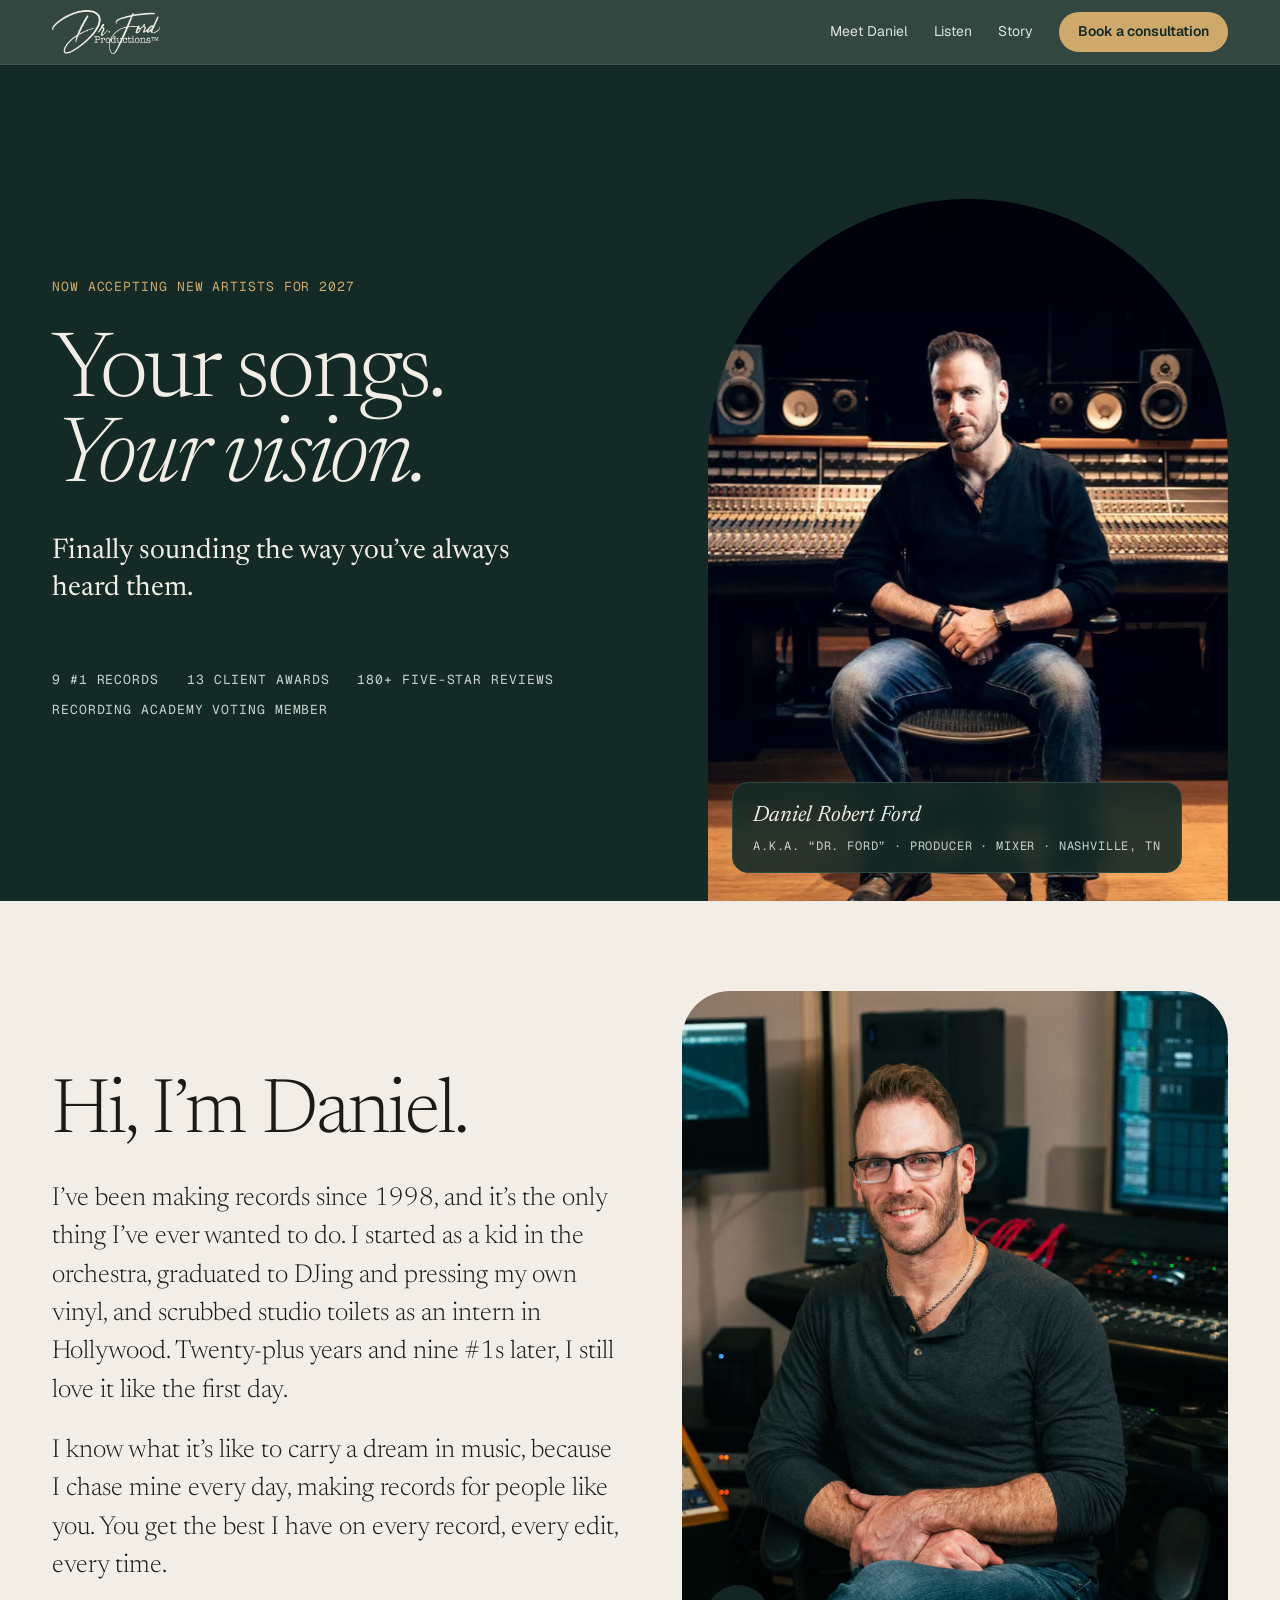
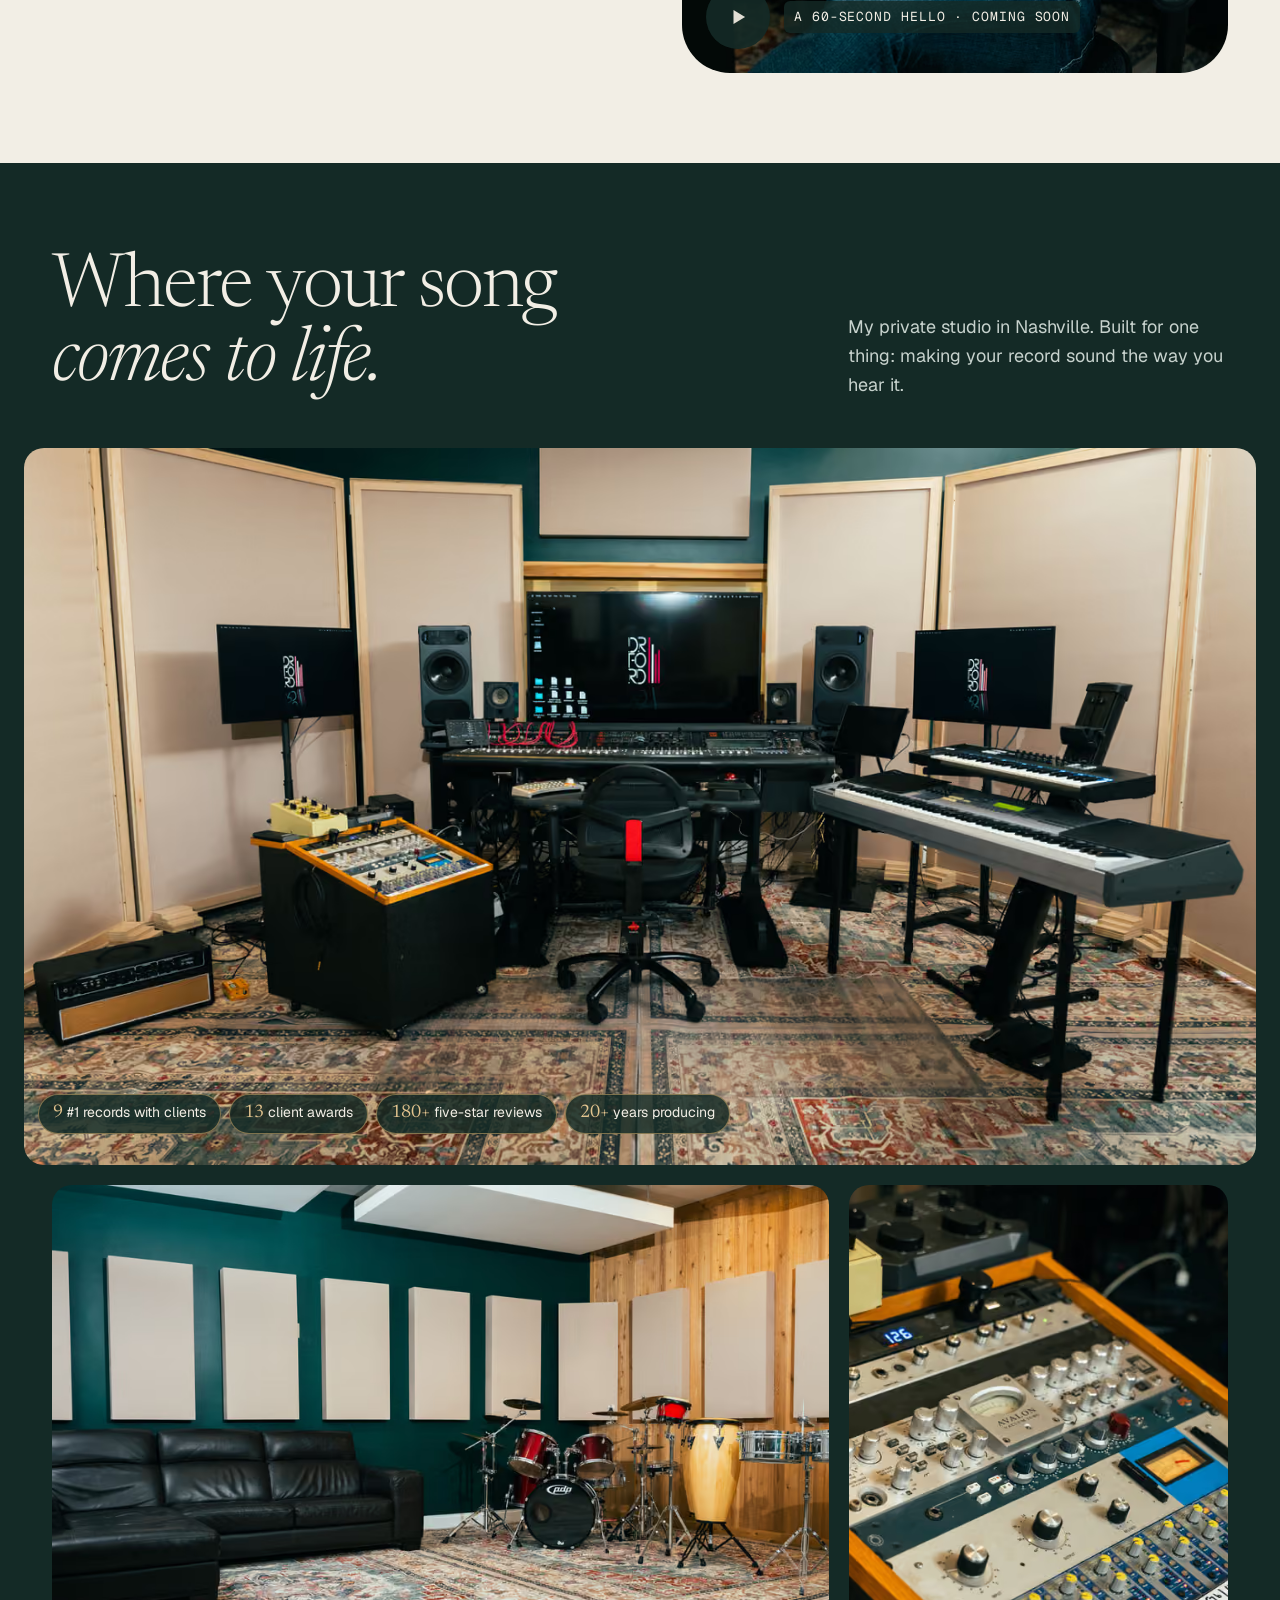
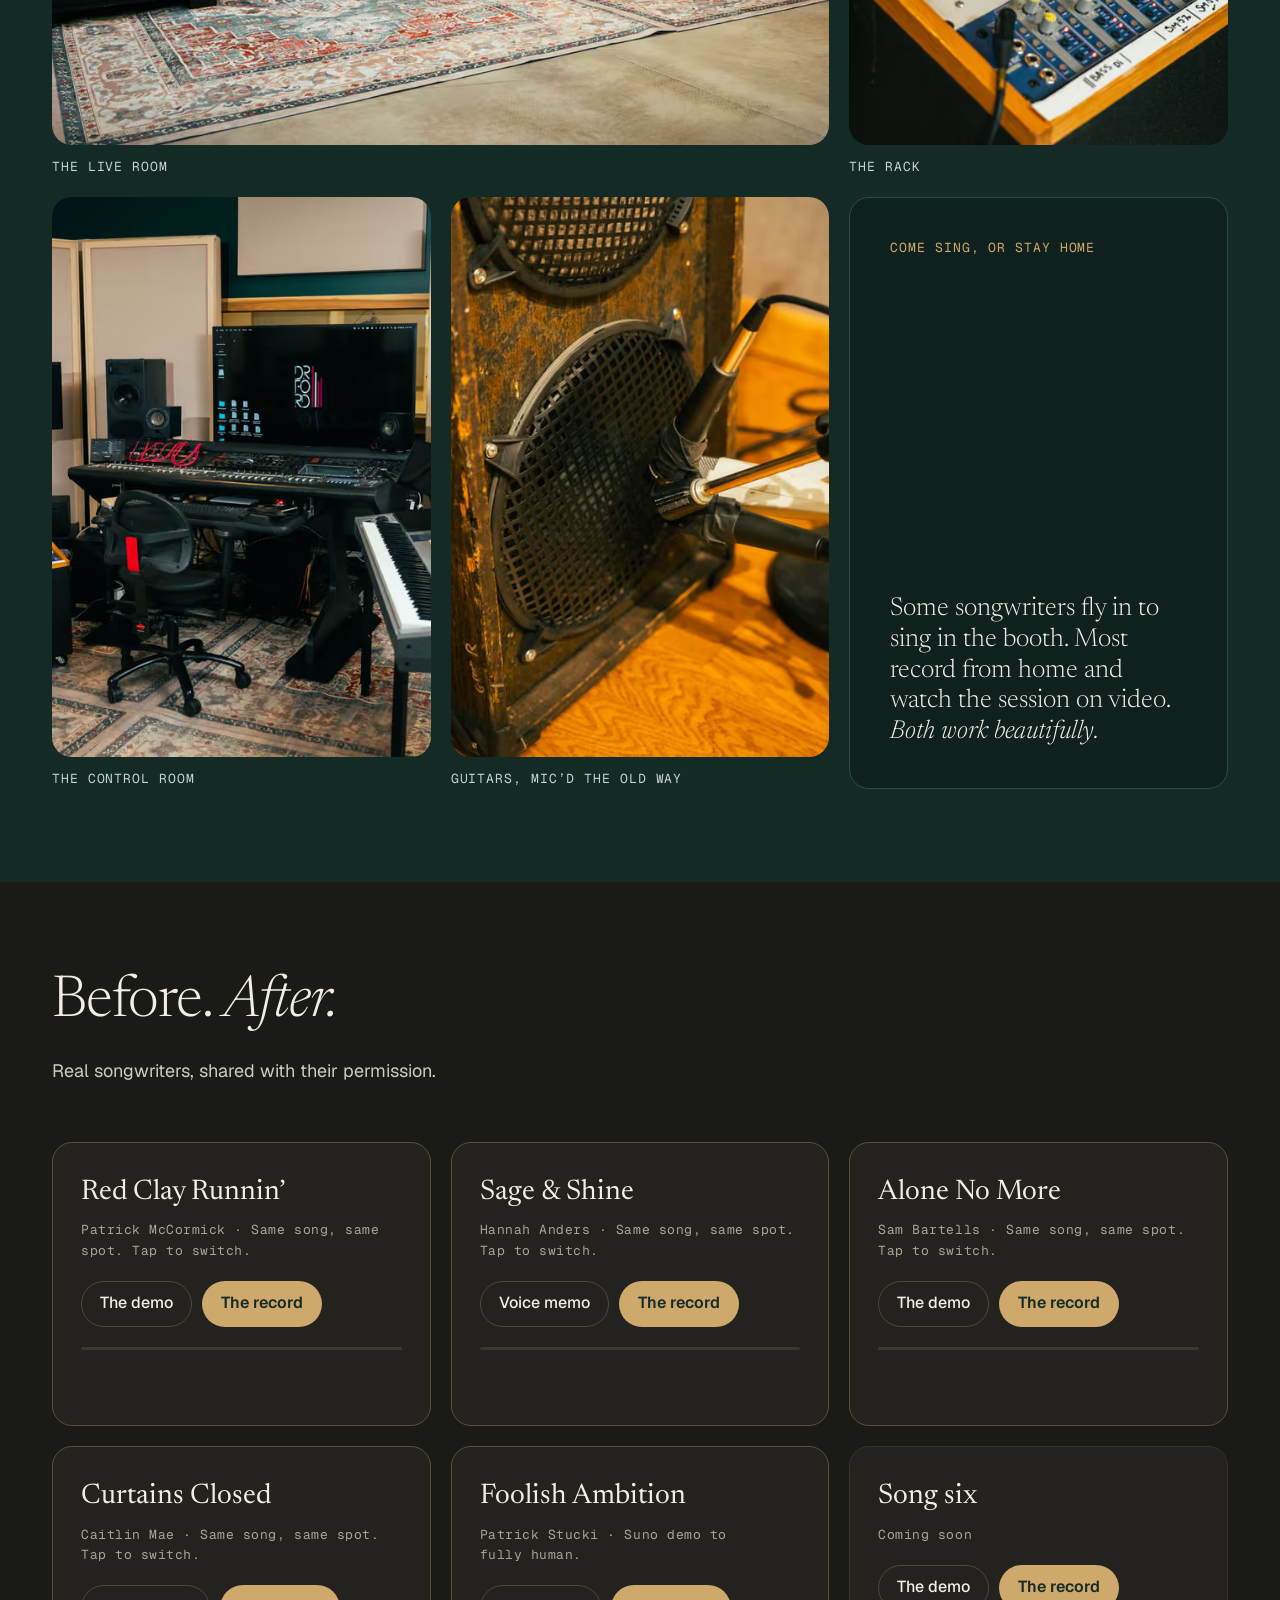
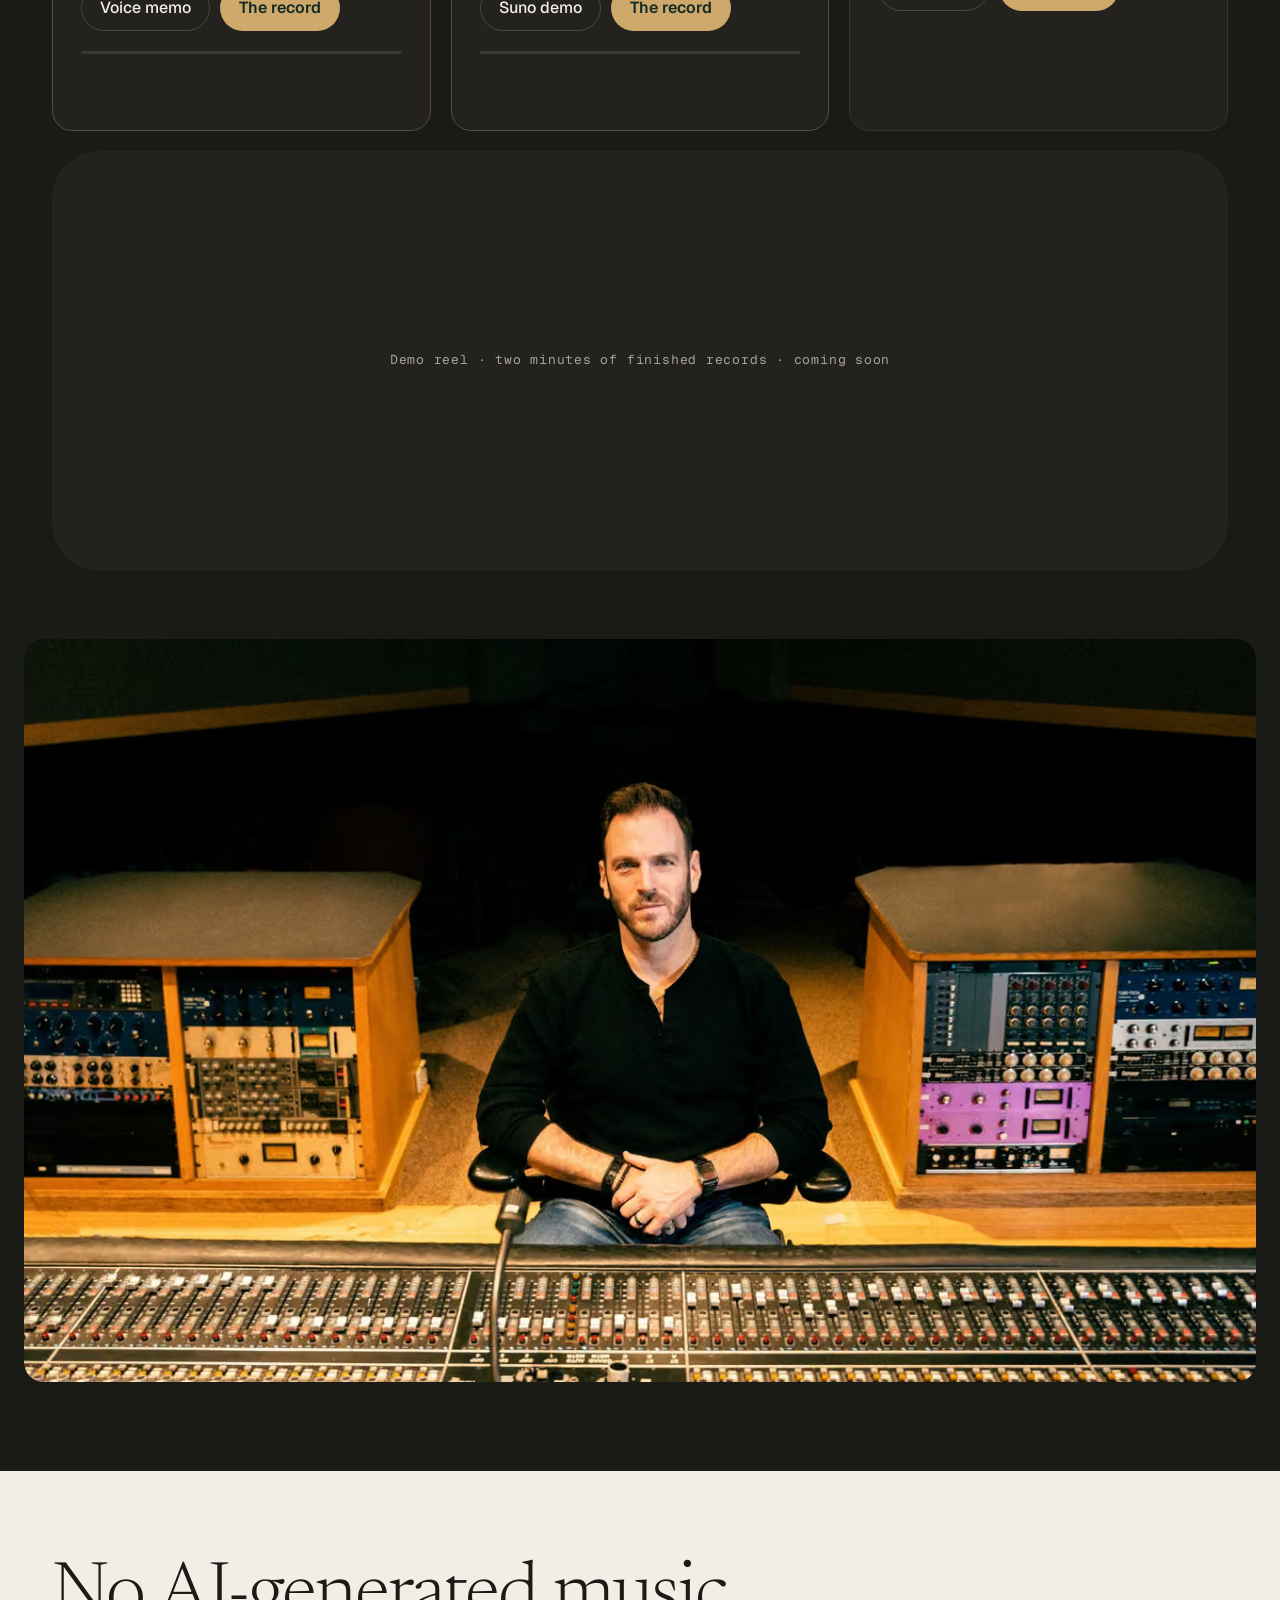
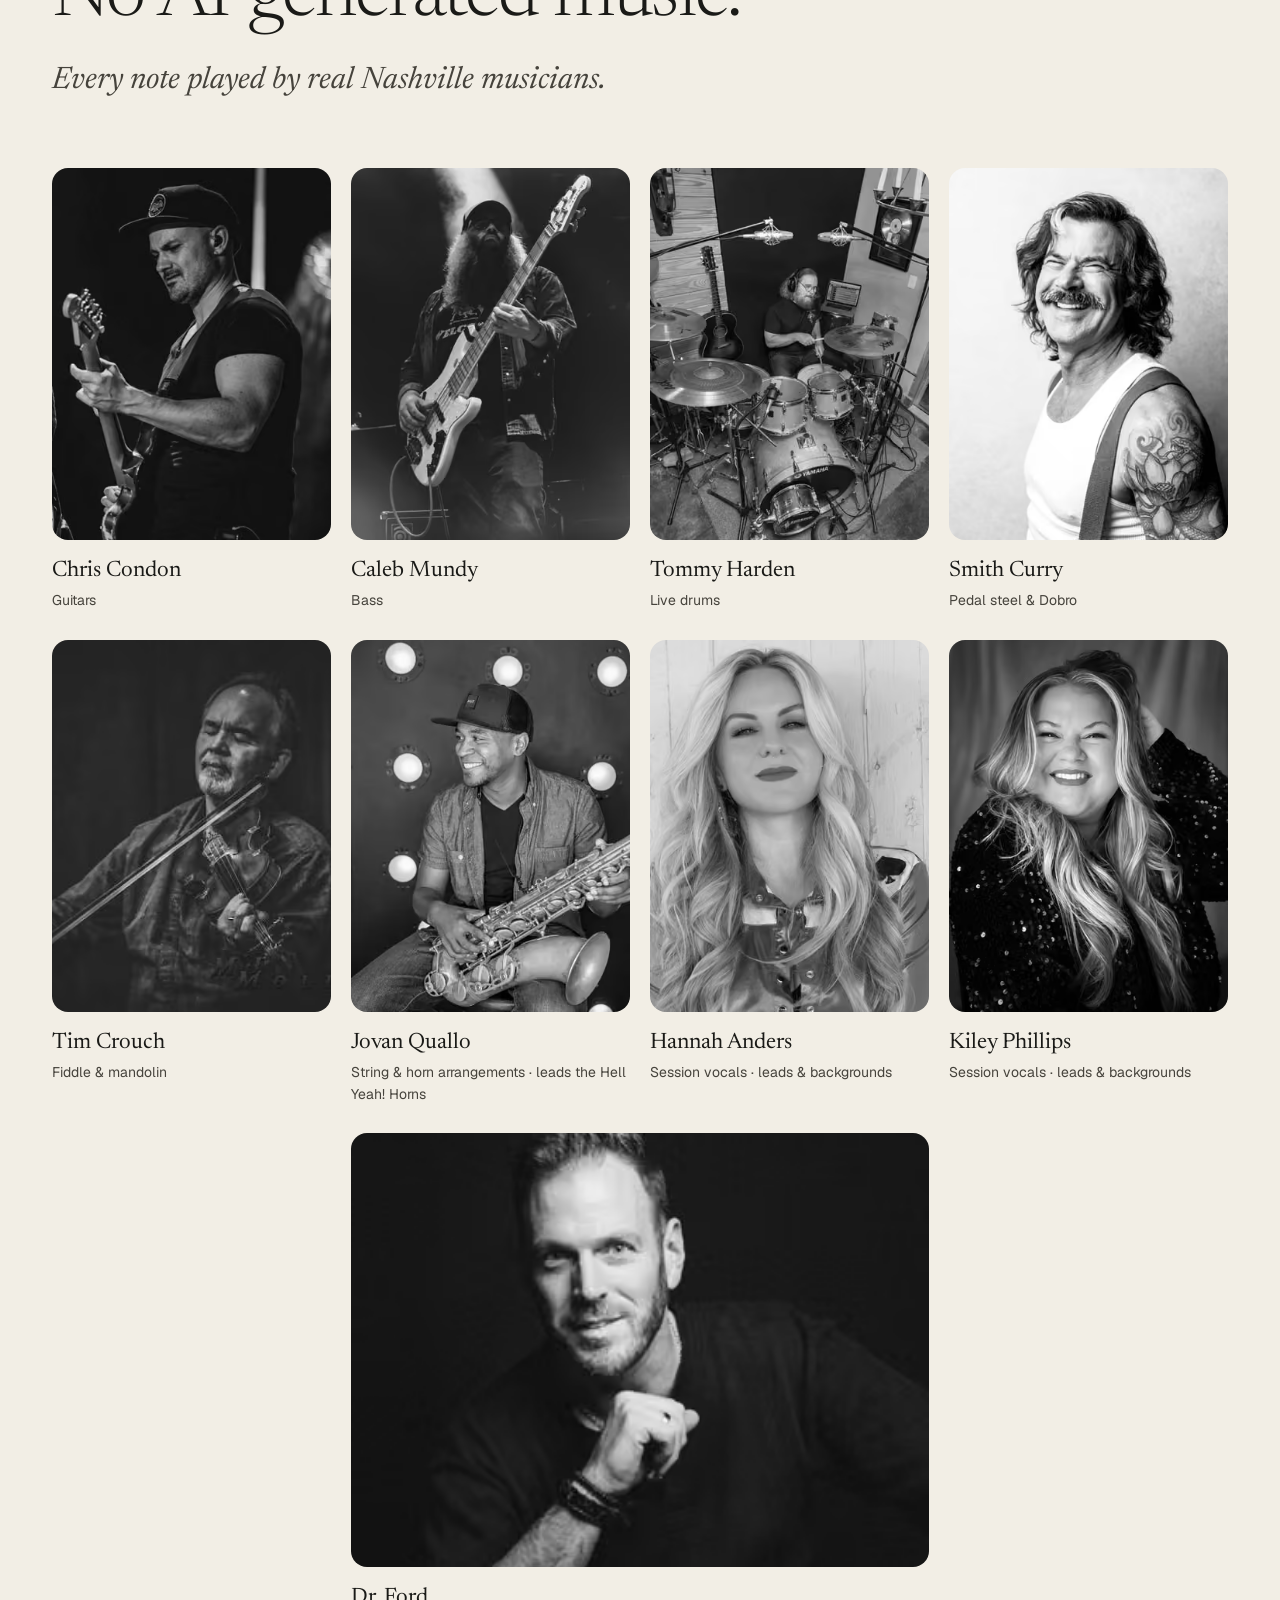
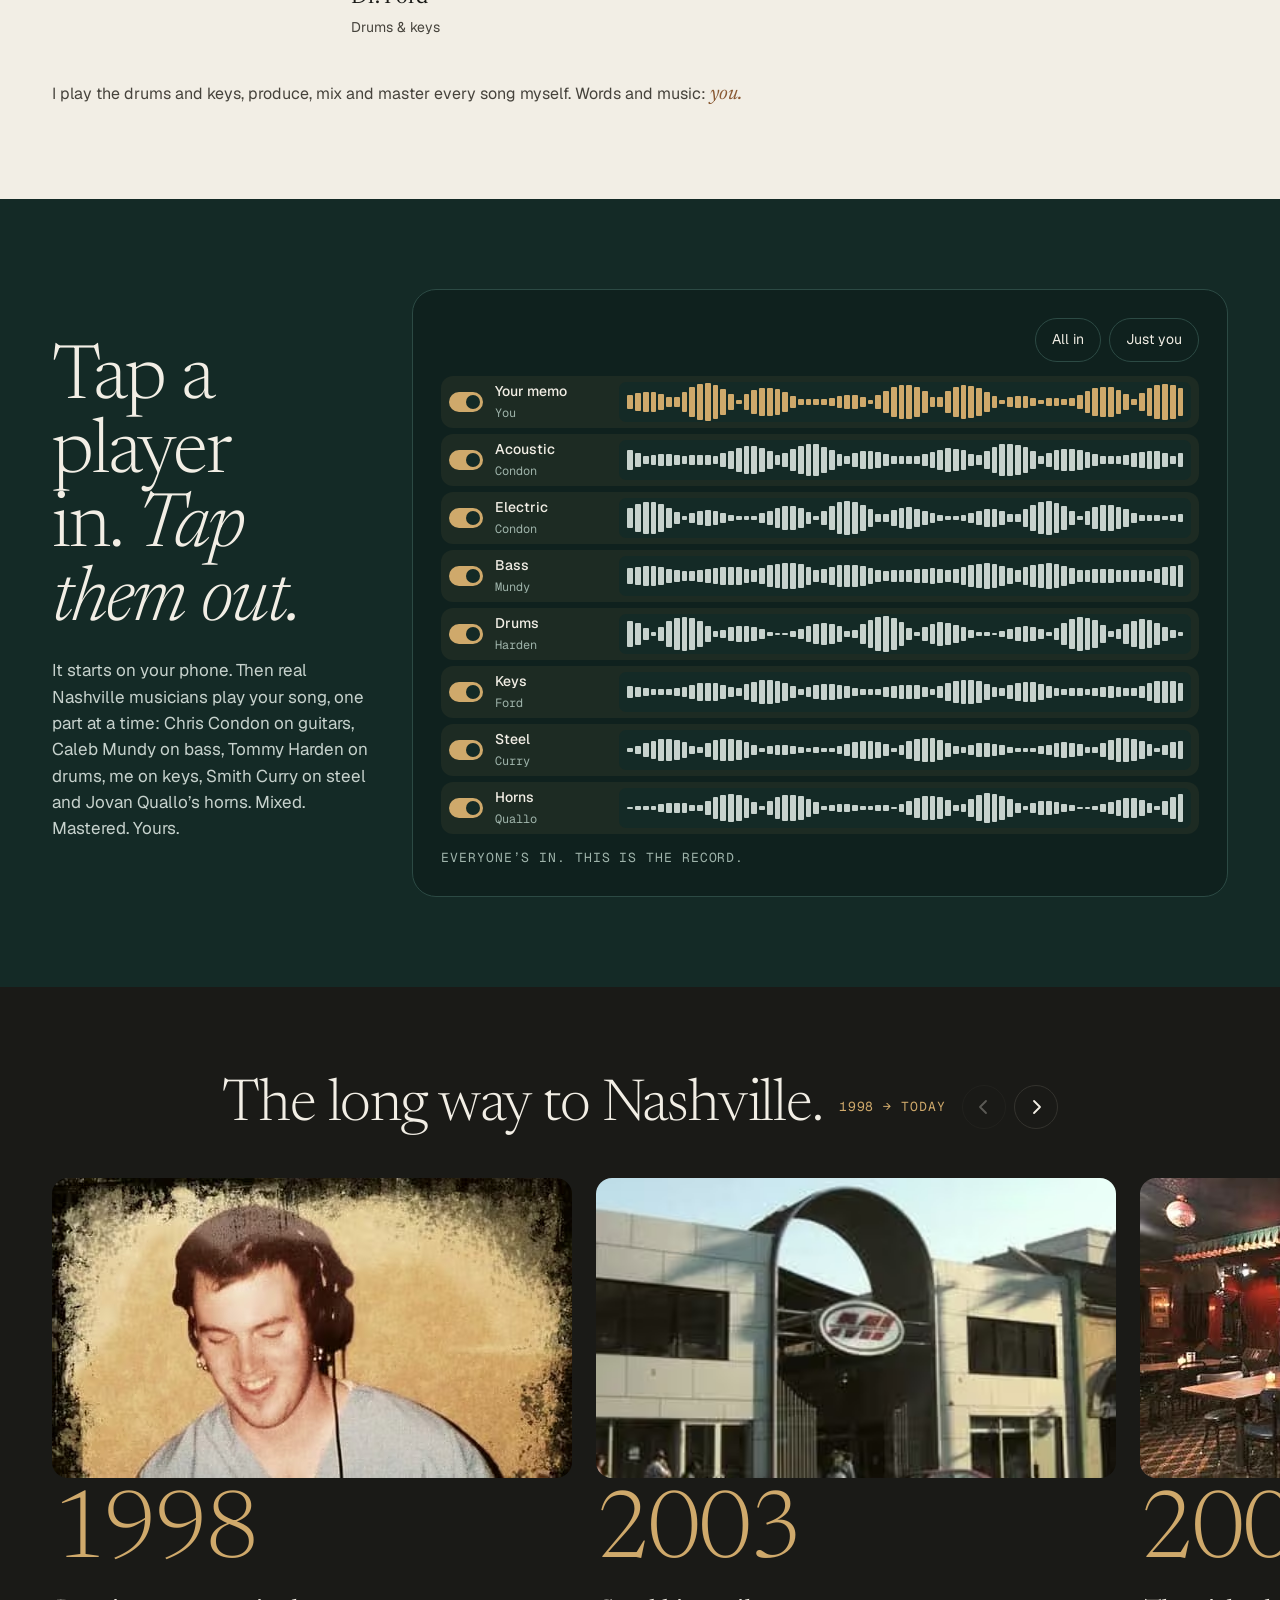
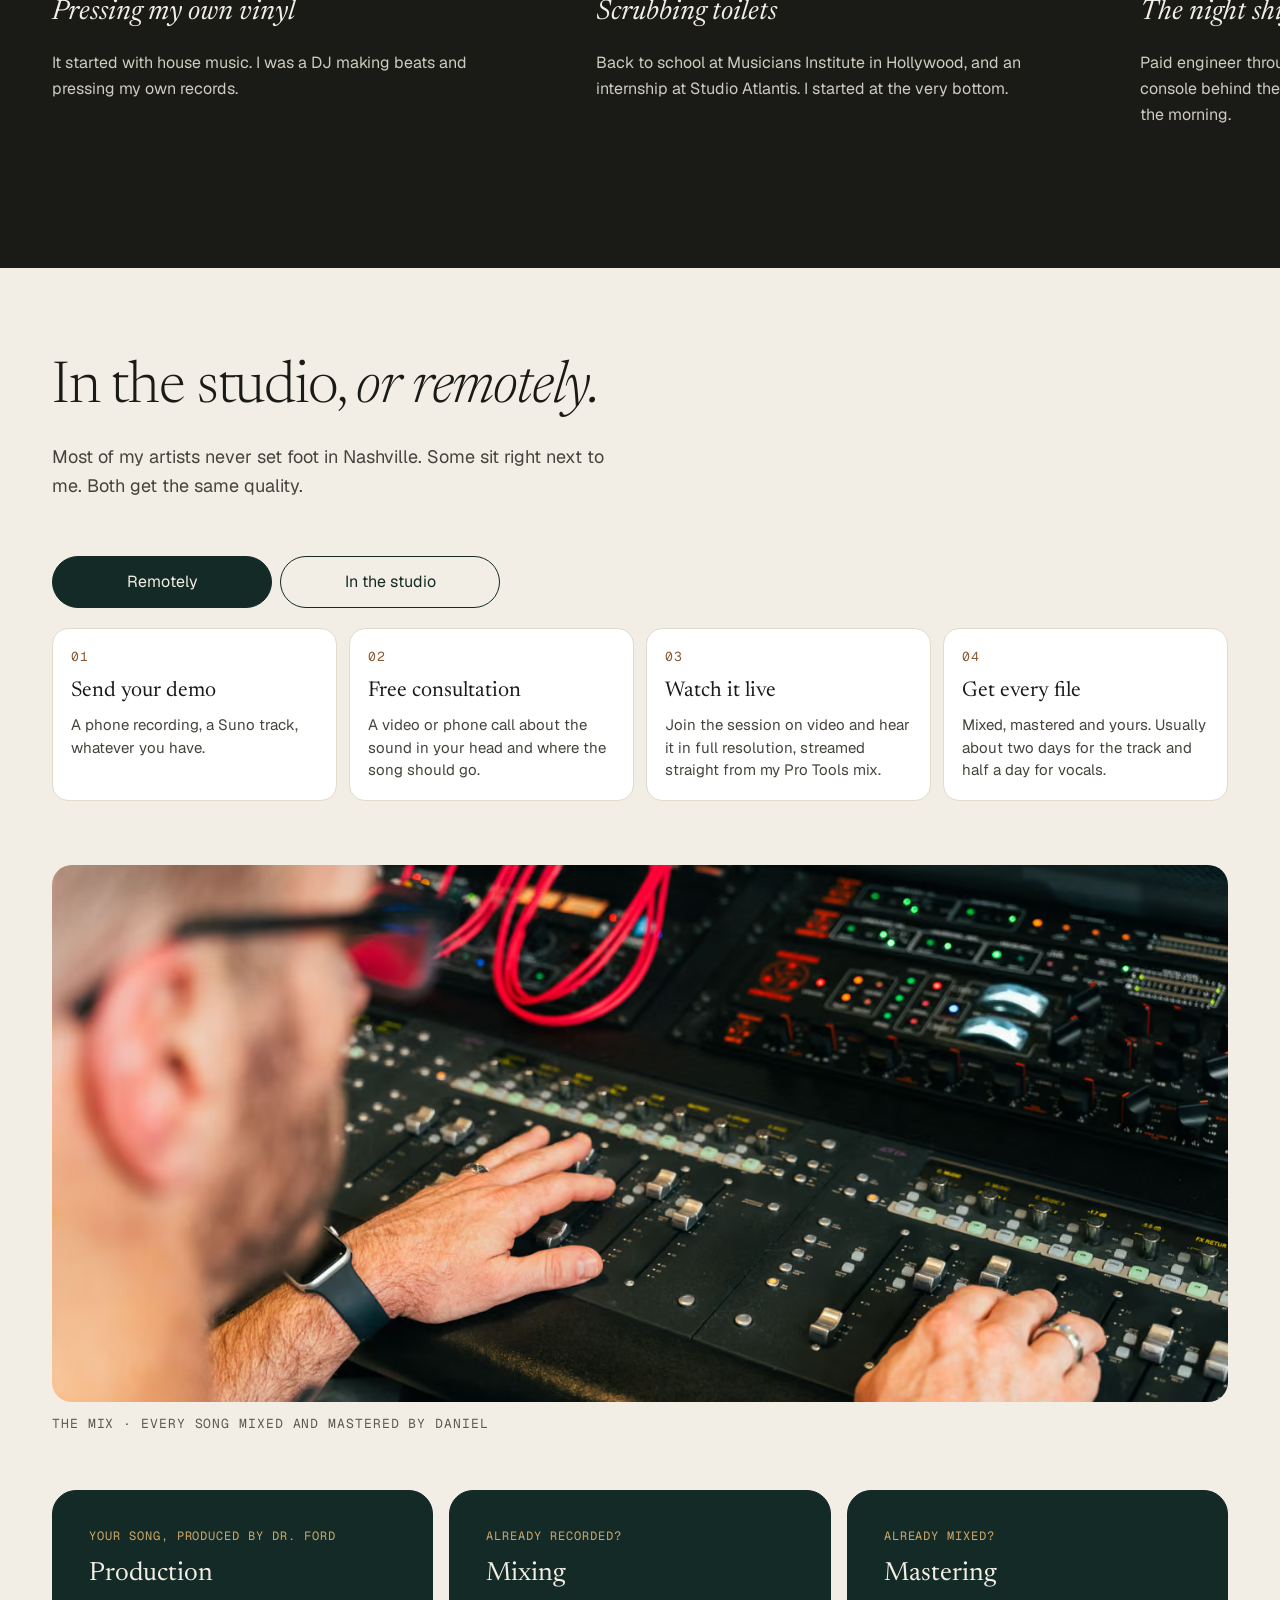
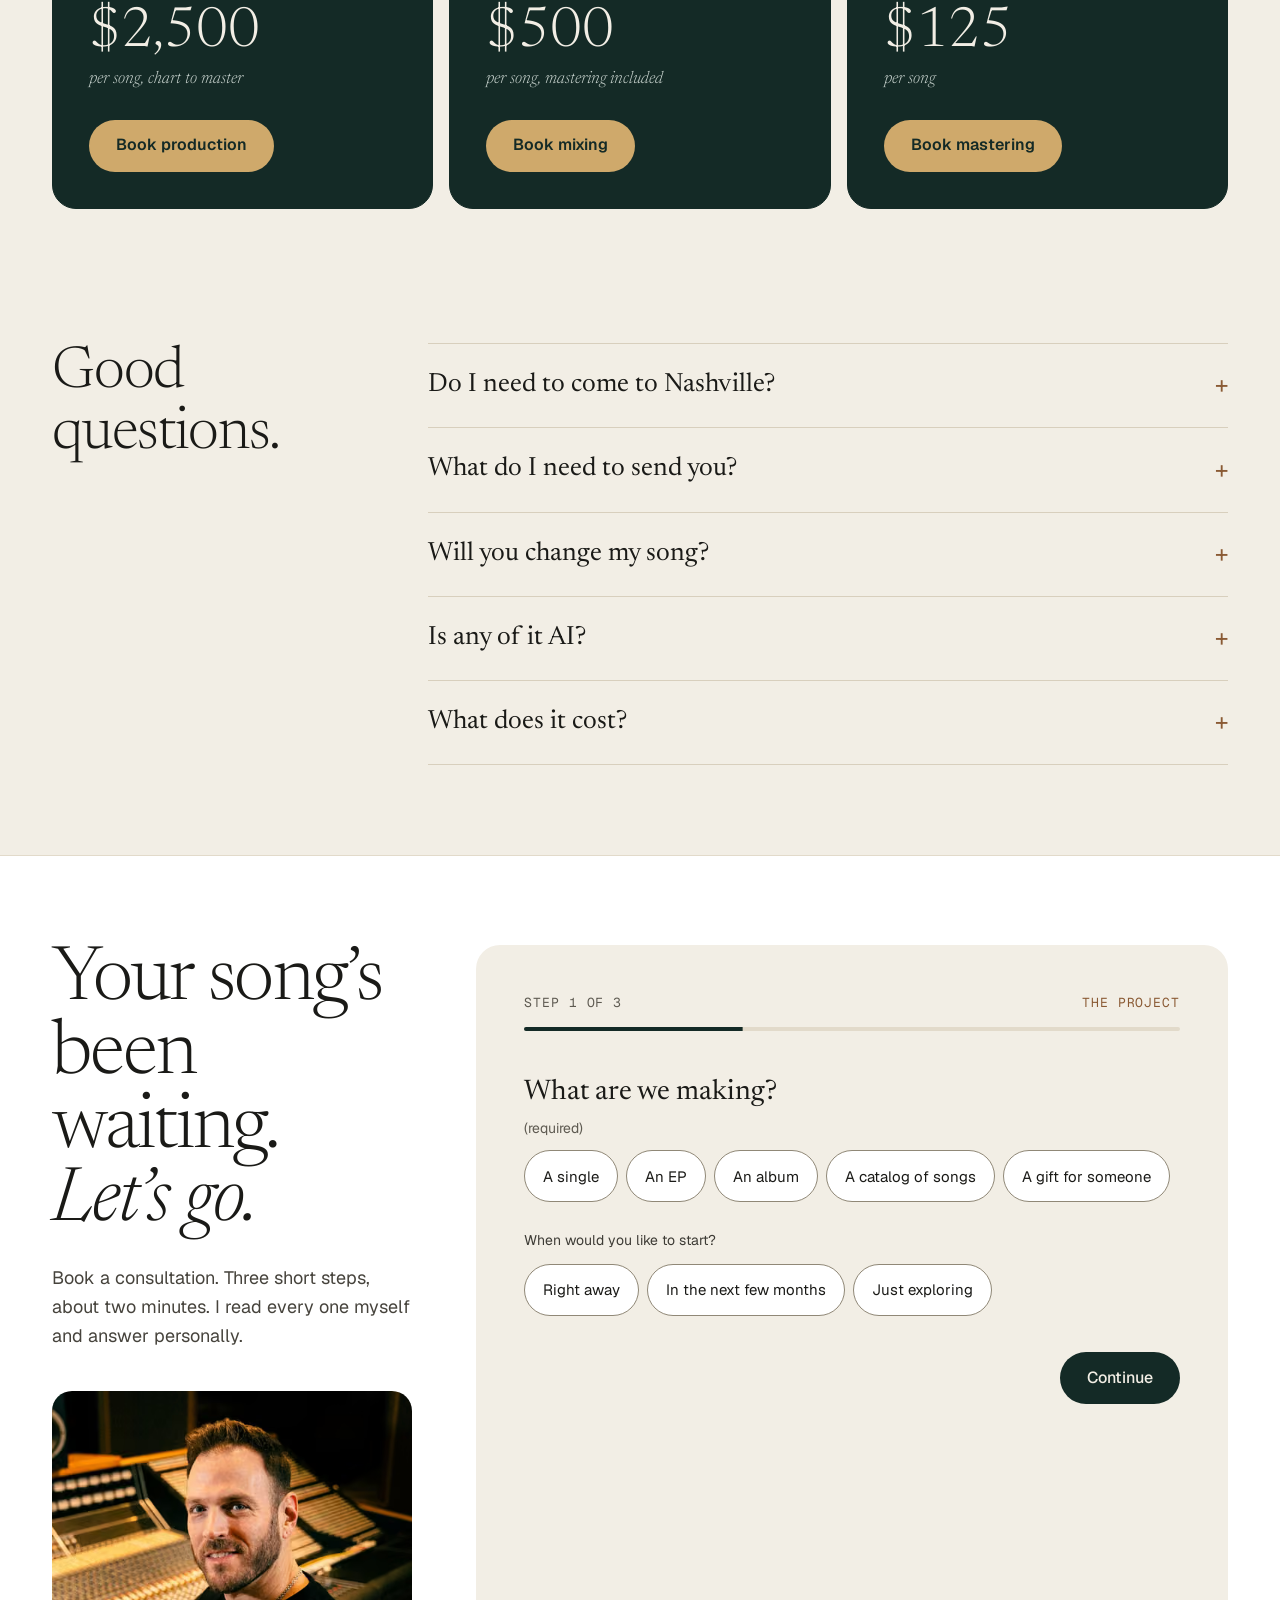
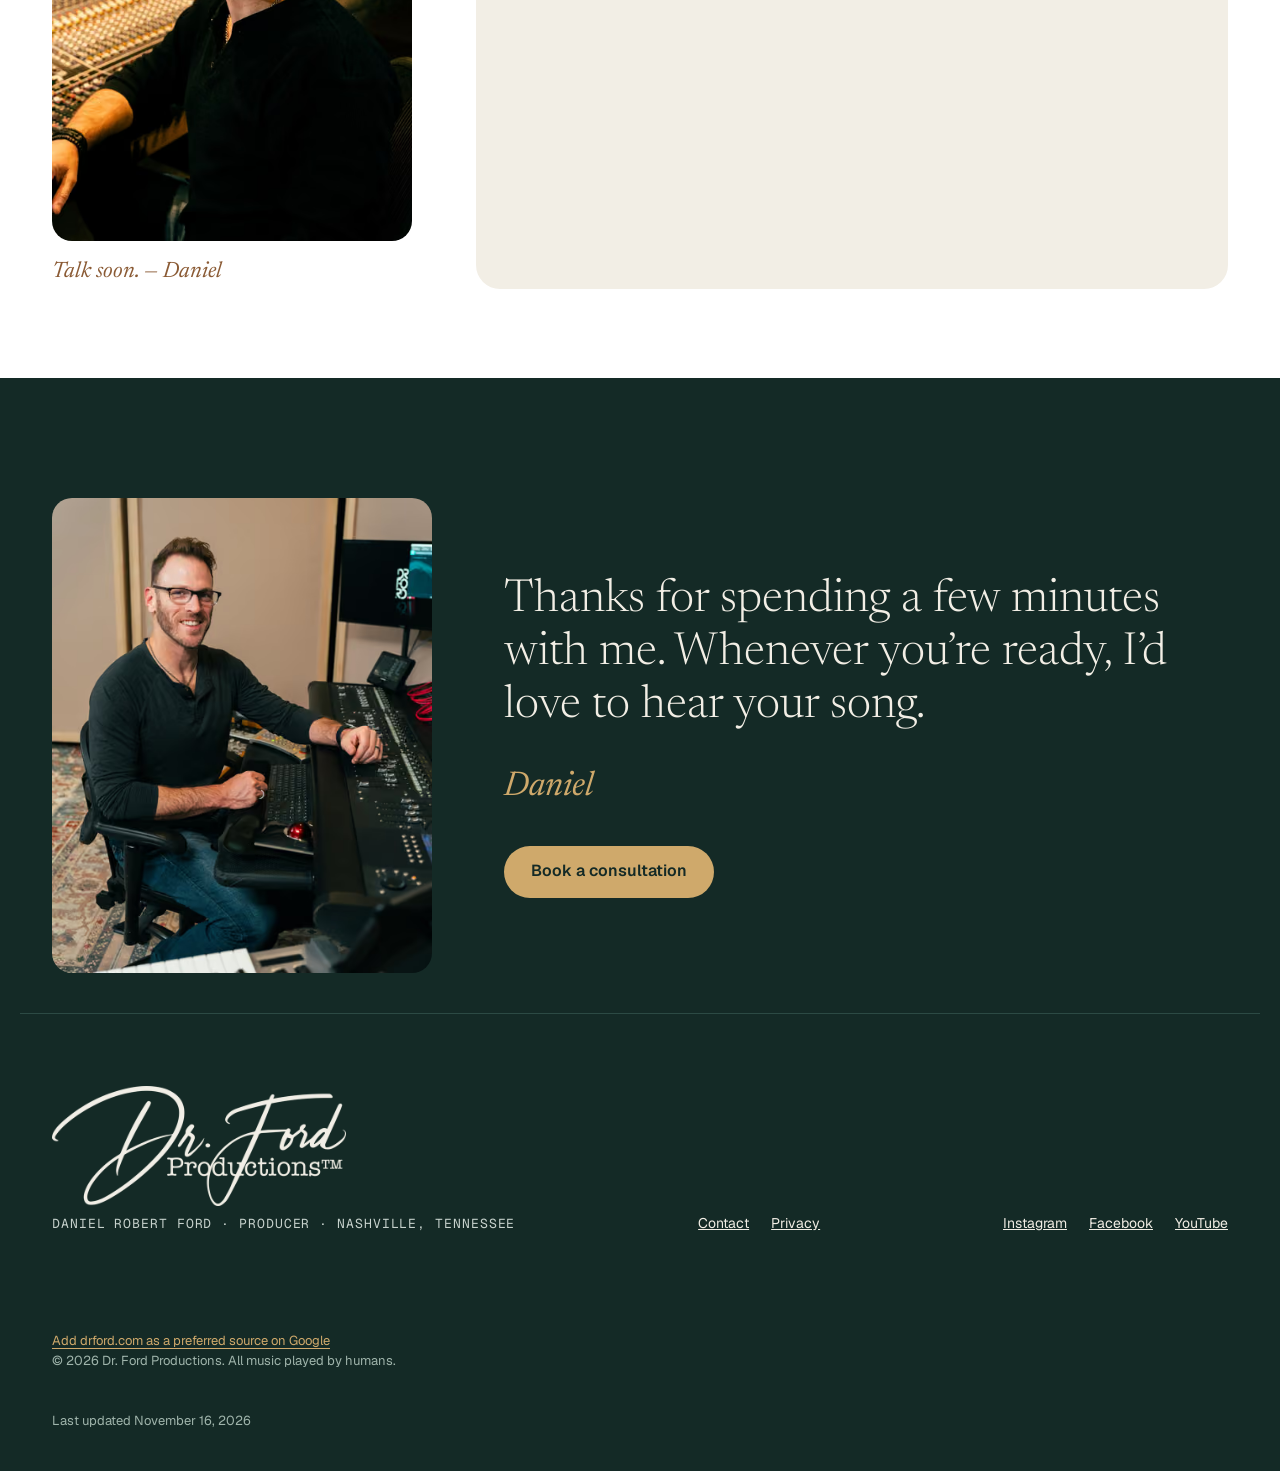
<file: index.html>
<!doctype html>
<html lang="en" class="no-js">
<head>
<meta charset="utf-8">
<meta name="viewport" content="width=device-width, initial-scale=1, viewport-fit=cover">
<title>Dr. Ford · Nashville Country Record Producer, Daniel Robert Ford</title>
<meta name="description" content="Nashville country producer Daniel Robert Ford turns your voice memo into a finished record, played by real Nashville session musicians. 9 #1 records, 13 client awards. Work with him from anywhere.">
<link rel="canonical" href="https://www.drford.com/">
<meta name="robots" content="index, follow, max-image-preview:large, max-snippet:-1, max-video-preview:-1">
<meta name="author" content="Daniel Robert Ford">
<link rel="alternate" type="text/plain" title="LLM summary" href="llms.txt">
<meta name="theme-color" content="#142A26">
<meta name="color-scheme" content="light">
<meta name="referrer" content="strict-origin-when-cross-origin">
<meta property="og:type" content="website">
<meta property="og:locale" content="en_US">
<meta property="og:site_name" content="Dr. Ford">
<meta property="og:title" content="Dr. Ford · Your songs. Your vision.">
<meta property="og:description" content="Nashville record producer Daniel Robert Ford. Every note played by real Nashville musicians.">
<meta property="og:url" content="https://www.drford.com/">
<meta property="og:image" content="https://www.drford.com/img/og.jpg">
<meta property="og:image:width" content="1200">
<meta property="og:image:height" content="630">
<meta name="twitter:card" content="summary_large_image">
<meta name="twitter:title" content="Dr. Ford · Your songs. Your vision.">
<meta name="twitter:description" content="Nashville record producer Daniel Robert Ford. Every note played by real Nashville musicians.">
<meta name="twitter:image" content="https://www.drford.com/img/og.jpg">
<meta name="twitter:image:alt" content="Daniel Robert Ford at a recording console, with the Dr. Ford logo">
<meta property="og:image:alt" content="Daniel Robert Ford at a recording console, with the Dr. Ford logo">
<link rel="icon" href="favicon.ico" sizes="32x32">
<link rel="icon" href="icon.png" type="image/png" sizes="512x512">
<link rel="apple-touch-icon" href="apple-touch-icon.png">
<link rel="preload" href="fonts/newsreader.woff2" as="font" type="font/woff2" crossorigin>
<link rel="preload" href="fonts/geist.woff2" as="font" type="font/woff2" crossorigin>
<link rel="preload" as="image" type="image/avif" fetchpriority="high" imagesrcset="img/hero-480.avif 480w, img/hero-800.avif 800w, img/hero-1200.avif 1200w" imagesizes="(max-width: 760px) 100vw, 50vw">
<link rel="stylesheet" href="css/site.16e63f3021.css">
<script src="js/site.8de24c6fa2.js" defer></script>
<script type="application/ld+json">
{"@context":"https://schema.org","@graph":[{"@type":"WebSite","@id":"https://www.drford.com/#website","url":"https://www.drford.com/","name":"Dr. Ford","alternateName":["Dr. Ford Productions","drford.com"],"inLanguage":"en-US","publisher":{"@id":"https://www.drford.com/#business"}},{"@type":"WebPage","@id":"https://www.drford.com/#webpage","url":"https://www.drford.com/","name":"Dr. Ford · Country Record Producer in Nashville","isPartOf":{"@id":"https://www.drford.com/#website"},"about":{"@id":"https://www.drford.com/#daniel"},"mainEntity":{"@id":"https://www.drford.com/#business"},"primaryImageOfPage":{"@id":"https://www.drford.com/#portrait"},"inLanguage":"en-US","dateModified":"2026-11-16"},{"@type":"ImageObject","@id":"https://www.drford.com/#portrait","url":"https://www.drford.com/img/hero-1200.jpg","caption":"Daniel Robert Ford (Dr. Ford) at a recording console in Nashville","creditText":"Dr. Ford Productions"},{"@type":"Person","@id":"https://www.drford.com/#daniel","name":"Daniel Robert Ford","alternateName":["Dr. Ford","Daniel Ford","DrFord"],"description":"Daniel Robert Ford, known as Dr. Ford, is a Nashville record producer, mixer and mastering engineer who specializes in country music. He has made records since 1998, has produced or mixed 9 #1 records with clients, and is a voting member of the Recording Academy.","jobTitle":"Record producer, mixing and mastering engineer","image":{"@id":"https://www.drford.com/#portrait"},"url":"https://www.drford.com/","worksFor":{"@id":"https://www.drford.com/#business"},"homeLocation":{"@type":"City","name":"Nashville, Tennessee"},"memberOf":{"@type":"Organization","name":"The Recording Academy","url":"https://www.recordingacademy.com/"},"alumniOf":{"@type":"CollegeOrUniversity","name":"Musicians Institute","url":"https://www.mi.edu/"},"award":"MusicTech Magazine Award of Excellence (2011) for the Groove3 masterclass “From Drop to Top”","knowsAbout":["Country music production","Record production","Mixing","Mastering","Nashville session musicians","Songwriter demo production","Turning voice memos into finished records"],"sameAs":["https://www.instagram.com/drfordmusic/","https://www.facebook.com/drfordmusic","https://www.youtube.com/@drfordmusic","https://soundbetter.com/profiles/95203-drford"]},{"@type":"ProfessionalService","@id":"https://www.drford.com/#business","name":"Dr. Ford","alternateName":"Dr. Ford Productions","description":"Country record production in Nashville. Songwriters send a voice memo; real Nashville session musicians play the song, and Daniel Robert Ford produces, mixes and masters it into a finished record. Clients work remotely from anywhere or in person in Nashville.","url":"https://www.drford.com/","logo":"https://www.drford.com/icon.png","image":"https://www.drford.com/img/og.jpg","founder":{"@id":"https://www.drford.com/#daniel"},"foundingDate":"2009","priceRange":"From $2,500 per song","currenciesAccepted":"USD","address":{"@type":"PostalAddress","addressLocality":"Nashville","addressRegion":"TN","addressCountry":"US"},"areaServed":[{"@type":"City","name":"Nashville, Tennessee"},{"@type":"Country","name":"United States"},{"@type":"Place","name":"Worldwide (remote sessions)"}],"knowsAbout":["Country music","Record production","Mixing","Mastering"],"slogan":"Your songs. Your vision.","sameAs":["https://www.instagram.com/drfordmusic/","https://www.facebook.com/drfordmusic","https://www.youtube.com/@drfordmusic","https://soundbetter.com/profiles/95203-drford"],"hasOfferCatalog":{"@type":"OfferCatalog","name":"Record production services","itemListElement":[{"@type":"Offer","itemOffered":{"@type":"Service","name":"Song production, mixed and mastered","serviceType":"Record production","description":"Guitar, bass, drums and keys played by Nashville session musicians, your vocal produced and recorded (or your own files), mixing, mastering and a live session stream. Chart to master."},"priceSpecification":{"@type":"PriceSpecification","minPrice":2500,"priceCurrency":"USD","unitText":"per song"}},{"@type":"Offer","name":"Gift certificate: The First Song Experience","price":2500,"priceCurrency":"USD","itemOffered":{"@type":"Service","name":"A fully produced song, a welcome call, session video and lunch in Nashville"}},{"@type":"Offer","name":"Gift certificate: Mix and master","price":500,"priceCurrency":"USD","itemOffered":{"@type":"Service","name":"One song, mixed and mastered"}},{"@type":"Offer","name":"Gift certificate: Mastering","price":125,"priceCurrency":"USD","itemOffered":{"@type":"Service","name":"One song, mastered"}}]}},{"@type":"FAQPage","@id":"https://www.drford.com/#faq","isPartOf":{"@id":"https://www.drford.com/#webpage"},"mainEntity":[{"@type":"Question","name":"Do I need to come to Nashville?","acceptedAnswer":{"@type":"Answer","text":"No. Most of my artists work with me remotely and watch the session live, with full-resolution audio streamed from my mix. If you’re in Nashville, you’re welcome in the studio to sit in and sing in the booth."}},{"@type":"Question","name":"What do I need to send you?","acceptedAnswer":{"@type":"Answer","text":"Any demo: a phone recording, a Suno track, whatever you have. Lyrics help too."}},{"@type":"Question","name":"Will you change my song?","acceptedAnswer":{"@type":"Answer","text":"Only as much as you want. You decide how much I shape it, and we settle that in your free consultation."}},{"@type":"Question","name":"Is any of it AI?","acceptedAnswer":{"@type":"Answer","text":"No AI-generated music. Every note is played by real Nashville musicians."}},{"@type":"Question","name":"What does it cost?","acceptedAnswer":{"@type":"Answer","text":"Production is $2,500 a song, chart to master, and your vocal is included: I can produce and record it, or you can send your own. Steel, fiddle, strings, horns and session singers are optional and priced up front. Albums and catalogs get a custom program."}}]}]}
</script>
</head>
<body>
<a class="skip" href="#main">Skip to content</a>

<header class="site-header" id="header">
  <nav class="wrap nav" aria-label="Main">
    <a class="nav-logo" href="#top" aria-label="Dr. Ford Productions, back to top"><picture><source type="image/webp" srcset="img/logo-cream-700.webp"><img src="img/logo-cream-700.png" width="108" height="44" alt="Dr. Ford Productions" decoding="async"></picture></a>
    <div class="nav-links">
      <a href="#hello">Meet Daniel</a>
      <a href="#listen">Listen</a>
      <a href="#story">Story</a>
      <a class="btn btn-brass" href="#consult">Book a consultation</a>
    </div>
  </nav>
</header>

<main id="main">

<section class="hero" id="top" aria-label="Introduction">
  <div class="wrap hero-grid">
    <div class="hero-copy">
      <p class="mono hero-kicker">Now accepting new artists for 2027</p>
      <h1 class="display h-xl">Your songs. <br><em>Your vision.</em></h1>
      <p class="hero-sub">Finally sounding the way you’ve always heard them.</p>
      <p class="mono hero-proof"><span>9 #1 records</span><span>13 client awards</span><span>180+ five-star reviews</span><span>Recording Academy voting member</span></p>
    </div>
    <div class="hero-photo">
      <div class="frame"><picture><source type="image/avif" srcset="img/hero-480.avif 480w, img/hero-800.avif 800w, img/hero-1200.avif 1200w" sizes="(max-width: 760px) 100vw, 50vw"><source type="image/webp" srcset="img/hero-480.webp 480w, img/hero-800.webp 800w, img/hero-1200.webp 1200w" sizes="(max-width: 760px) 100vw, 50vw"><img class="parallax" src="img/hero-800.jpg" srcset="img/hero-480.jpg 480w, img/hero-800.jpg 800w, img/hero-1200.jpg 1200w" sizes="(max-width: 760px) 100vw, 50vw" width="1200" height="1500" alt="Daniel Robert Ford seated in front of a large-format recording console, looking into the camera" loading="eager" fetchpriority="high" decoding="async"></picture></div>
      <div class="hero-tag">
        <p>Daniel Robert Ford</p>
        <p class="mono"><span>A.k.a. “Dr. Ford”</span><span class="tag-role">Producer · Mixer · Nashville, TN</span></p>
      </div>
    </div>
  </div>
</section>

<section class="section wrap" id="hello" aria-labelledby="hello-h">
  <div class="split">
    <div class="hello-copy">
      <h2 class="display h-l rv" id="hello-h">Hi, I’m Daniel.</h2>
      <p class="lede rv">I’ve been making records since 1998, and it’s the only thing I’ve ever wanted to do. I started as a kid in the orchestra, graduated to DJing and pressing my own vinyl, and scrubbed studio toilets as an intern in Hollywood. Twenty-plus years and nine #1s later, I still love it like the first day.</p>
      <p class="lede rv">I know what it’s like to carry a dream in music, because I chase mine every day, making records for people like you. You get the best I have on every record, every edit, every time.</p>
    </div>
    <div class="hello-media grow">
      <picture><source type="image/avif" srcset="img/hello-480.avif 480w, img/hello-800.avif 800w, img/hello-1100.avif 1100w" sizes="(max-width: 760px) 100vw, 45vw"><source type="image/webp" srcset="img/hello-480.webp 480w, img/hello-800.webp 800w, img/hello-1100.webp 1100w" sizes="(max-width: 760px) 100vw, 45vw"><img src="img/hello-800.jpg" srcset="img/hello-480.jpg 480w, img/hello-800.jpg 800w, img/hello-1100.jpg 1100w" sizes="(max-width: 760px) 100vw, 45vw" width="1100" height="1375" alt="Daniel seated at his console, hands folded, smiling at the camera" loading="lazy" decoding="async"></picture>
      <div class="hello-label">
        <button class="play" type="button" disabled aria-label="Daniel’s 60-second hello video, coming soon"><svg aria-hidden="true" width="18" height="18" viewBox="0 0 14 14"><path d="M3.5 1.5v11l9-5.5z" fill="currentColor"/></svg></button>
        <span class="mono">A 60-second hello · coming soon</span>
      </div>
    </div>
  </div>
</section>

<section id="room" class="section-room" aria-labelledby="room-h">
  <div class="wrap room-head section-top">
    <h2 class="display h-l rv" id="room-h">Where your song <br><em>comes to life.</em></h2>
    <p class="rv muted">My private studio in Nashville. Built for one thing: making your record sound the way you hear it.</p>
  </div>
  <div class="bleed grow"><picture><source type="image/avif" srcset="img/room-800.avif 800w, img/room-1400.avif 1400w, img/room-2000.avif 2000w" sizes="100vw"><source type="image/webp" srcset="img/room-800.webp 800w, img/room-1400.webp 1400w, img/room-2000.webp 2000w" sizes="100vw"><img src="img/room-1400.jpg" srcset="img/room-800.jpg 800w, img/room-1400.jpg 1400w, img/room-2000.jpg 2000w" sizes="100vw" width="2000" height="1125" alt="Daniel’s control room in Nashville: console, monitors and keyboards between cream acoustic panels and deep green walls" loading="lazy" decoding="async"></picture><p class="pins"><span><b>9</b> #1 records with clients</span><span><b>13</b> client awards</span><span><b>180+</b> five-star reviews</span><span><b>20+</b> years producing</span></p></div>
  <div class="wrap gallery">
    <figure class="span2 rv"><picture><source type="image/avif" srcset="img/live-room-700.avif 700w, img/live-room-1200.avif 1200w" sizes="(max-width: 700px) 100vw, 66vw"><source type="image/webp" srcset="img/live-room-700.webp 700w, img/live-room-1200.webp 1200w" sizes="(max-width: 700px) 100vw, 66vw"><img src="img/live-room-1200.jpg" srcset="img/live-room-700.jpg 700w, img/live-room-1200.jpg 1200w" sizes="(max-width: 700px) 100vw, 66vw" width="1200" height="675" alt="The live room: drums, congas and timbales on Persian rugs, with a leather couch beneath acoustic panels" loading="lazy" decoding="async"></picture><figcaption class="mono">The live room</figcaption></figure>
    <figure class="rv"><picture><source type="image/avif" srcset="img/rack-500.avif 500w, img/rack-900.avif 900w" sizes="(max-width: 700px) 100vw, 33vw"><source type="image/webp" srcset="img/rack-500.webp 500w, img/rack-900.webp 900w" sizes="(max-width: 700px) 100vw, 33vw"><img src="img/rack-900.jpg" srcset="img/rack-500.jpg 500w, img/rack-900.jpg 900w" sizes="(max-width: 700px) 100vw, 33vw" width="900" height="1200" alt="Close-up of the outboard rack: tube preamp and channel strips in a wooden frame" loading="lazy" decoding="async"></picture><figcaption class="mono">The rack</figcaption></figure>
    <figure class="rv"><picture><source type="image/avif" srcset="img/control-angle-500.avif 500w, img/control-angle-900.avif 900w" sizes="(max-width: 700px) 100vw, 33vw"><source type="image/webp" srcset="img/control-angle-500.webp 500w, img/control-angle-900.webp 900w" sizes="(max-width: 700px) 100vw, 33vw"><img src="img/control-angle-900.jpg" srcset="img/control-angle-500.jpg 500w, img/control-angle-900.jpg 900w" sizes="(max-width: 700px) 100vw, 33vw" width="900" height="1200" alt="The control room seen from an angle: console, monitors and keyboards between cream panels and green walls" loading="lazy" decoding="async"></picture><figcaption class="mono">The control room</figcaption></figure>
    <figure class="rv"><picture><source type="image/avif" srcset="img/cab-500.avif 500w, img/cab-900.avif 900w" sizes="(max-width: 700px) 100vw, 33vw"><source type="image/webp" srcset="img/cab-500.webp 500w, img/cab-900.webp 900w" sizes="(max-width: 700px) 100vw, 33vw"><img src="img/cab-900.jpg" srcset="img/cab-500.jpg 500w, img/cab-900.jpg 900w" sizes="(max-width: 700px) 100vw, 33vw" width="900" height="1200" alt="Two microphones on a worn vintage guitar cabinet" loading="lazy" decoding="async"></picture><figcaption class="mono">Guitars, mic’d the old way</figcaption></figure>
    <div class="note-card rv">
      <p class="mono">Come sing, or stay home</p>
      <p>Some songwriters fly in to sing in the booth. Most record from home and watch the session on video. <em>Both work beautifully.</em></p>
    </div>
  </div>
</section>

<section class="on-night" id="listen" aria-labelledby="listen-h">
  <div class="wrap section">
    <h2 class="display h-m rv" id="listen-h">Before. <em>After.</em></h2>
    <p class="rv listen-intro">Real songwriters, shared with their permission.</p>
    <div class="cards-3">
      <div class="ab-card ab-live rv" data-ab data-memo="audio/red-clay-runnin-memo.mp4" data-record="audio/red-clay-runnin-record.mp4">
        <p class="ab-title">Red Clay Runnin’</p>
        <p class="mono">Patrick McCormick · Same song, same spot. Tap to switch.</p>
        <div class="ab-btns">
          <button class="btn btn-dark ab-play" type="button" data-version="memo" aria-pressed="false">The demo</button>
          <button class="btn btn-brass ab-play" type="button" data-version="record" aria-pressed="false">The record</button>
        </div>
        <div class="ab-progress" aria-hidden="true"><span></span></div>
        <p class="ab-status mono" aria-live="polite"></p>
      </div>
      <div class="ab-card ab-live rv" data-ab data-memo="audio/sage-and-shine-memo.mp4" data-record="audio/sage-and-shine-record.mp4">
        <p class="ab-title">Sage &amp; Shine</p>
        <p class="mono">Hannah Anders · Same song, same spot. Tap to switch.</p>
        <div class="ab-btns">
          <button class="btn btn-dark ab-play" type="button" data-version="memo" aria-pressed="false">Voice memo</button>
          <button class="btn btn-brass ab-play" type="button" data-version="record" aria-pressed="false">The record</button>
        </div>
        <div class="ab-progress" aria-hidden="true"><span></span></div>
        <p class="ab-status mono" aria-live="polite"></p>
      </div>
      <div class="ab-card ab-live rv" data-ab data-memo="audio/alone-no-more-memo.mp4" data-record="audio/alone-no-more-record.mp4">
        <p class="ab-title">Alone No More</p>
        <p class="mono">Sam Bartells · Same song, same spot. Tap to switch.</p>
        <div class="ab-btns">
          <button class="btn btn-dark ab-play" type="button" data-version="memo" aria-pressed="false">The demo</button>
          <button class="btn btn-brass ab-play" type="button" data-version="record" aria-pressed="false">The record</button>
        </div>
        <div class="ab-progress" aria-hidden="true"><span></span></div>
        <p class="ab-status mono" aria-live="polite"></p>
      </div>
      <div class="ab-card ab-live rv" data-ab data-memo="audio/curtains-closed-memo.mp4" data-record="audio/curtains-closed-record.mp4">
        <p class="ab-title">Curtains Closed</p>
        <p class="mono">Caitlin Mae · Same song, same spot. Tap to switch.</p>
        <div class="ab-btns">
          <button class="btn btn-dark ab-play" type="button" data-version="memo" aria-pressed="false">Voice memo</button>
          <button class="btn btn-brass ab-play" type="button" data-version="record" aria-pressed="false">The record</button>
        </div>
        <div class="ab-progress" aria-hidden="true"><span></span></div>
        <p class="ab-status mono" aria-live="polite"></p>
      </div>
      <div class="ab-card ab-live rv" data-ab data-memo="audio/foolish-ambition-memo.mp4" data-record="audio/foolish-ambition-record.mp4">
        <p class="ab-title">Foolish Ambition</p>
        <p class="mono">Patrick Stucki · Suno demo to fully human.</p>
        <div class="ab-btns">
          <button class="btn btn-dark ab-play" type="button" data-version="memo" aria-pressed="false">Suno demo</button>
          <button class="btn btn-brass ab-play" type="button" data-version="record" aria-pressed="false">The record</button>
        </div>
        <div class="ab-progress" aria-hidden="true"><span></span></div>
        <p class="ab-status mono" aria-live="polite"></p>
      </div>
      <div class="ab-card ab-soon rv"><p class="ab-title">Song six</p><p class="mono">Coming soon</p><div class="ab-btns"><button class="btn btn-dark" type="button" disabled>The demo</button><button class="btn btn-brass" type="button" disabled>The record</button></div></div>
    </div>
    <div class="soon dark grow">Demo reel · two minutes of finished records · coming soon</div>
  </div>
  <div class="listen-hero grow"><picture><source type="image/avif" srcset="img/listen-800.avif 800w, img/listen-1400.avif 1400w, img/listen-2000.avif 2000w" sizes="100vw"><source type="image/webp" srcset="img/listen-800.webp 800w, img/listen-1400.webp 1400w, img/listen-2000.webp 2000w" sizes="100vw"><img src="img/listen-1400.jpg" srcset="img/listen-800.jpg 800w, img/listen-1400.jpg 1400w, img/listen-2000.jpg 2000w" sizes="100vw" width="2000" height="1125" alt="Daniel seated behind a large-format console between two racks of outboard gear, looking into the camera" loading="lazy" decoding="async"></picture></div>
</section>

<section class="section wrap" id="band" aria-labelledby="band-h">
  <h2 class="display h-l rv" id="band-h">No AI-generated music.</h2>
  <p class="band-sub rv">Every note played by real Nashville musicians.</p>
  <ul class="band-grid">
    <li><figure class="rv"><picture><source type="image/avif" srcset="img/band-chris-360.avif 360w" sizes="(max-width: 560px) 100vw, 300px"><source type="image/webp" srcset="img/band-chris-360.webp 360w" sizes="(max-width: 560px) 100vw, 300px"><img src="img/band-chris-360.jpg" srcset="img/band-chris-360.jpg 360w" sizes="(max-width: 560px) 100vw, 300px" width="360" height="480" alt="Chris Condon playing electric guitar on stage" loading="lazy" decoding="async"></picture><figcaption><strong>Chris Condon</strong><span>Guitars</span></figcaption></figure></li>
    <li><figure class="rv"><picture><source type="image/avif" srcset="img/band-caleb-360.avif 360w, img/band-caleb-640.avif 640w" sizes="(max-width: 560px) 100vw, 300px"><source type="image/webp" srcset="img/band-caleb-360.webp 360w, img/band-caleb-640.webp 640w" sizes="(max-width: 560px) 100vw, 300px"><img src="img/band-caleb-640.jpg" srcset="img/band-caleb-360.jpg 360w, img/band-caleb-640.jpg 640w" sizes="(max-width: 560px) 100vw, 300px" width="640" height="853" alt="Caleb Mundy playing bass on stage" loading="lazy" decoding="async"></picture><figcaption><strong>Caleb Mundy</strong><span>Bass</span></figcaption></figure></li>
    <li><figure class="rv"><picture><source type="image/avif" srcset="img/band-tommy-360.avif 360w" sizes="(max-width: 560px) 100vw, 300px"><source type="image/webp" srcset="img/band-tommy-360.webp 360w" sizes="(max-width: 560px) 100vw, 300px"><img src="img/band-tommy-360.jpg" srcset="img/band-tommy-360.jpg 360w" sizes="(max-width: 560px) 100vw, 300px" width="360" height="480" alt="Tommy Harden at his drum kit" loading="lazy" decoding="async"></picture><figcaption><strong>Tommy Harden</strong><span>Live drums</span></figcaption></figure></li>
    <li><figure class="rv"><picture><source type="image/avif" srcset="img/band-smith-360.avif 360w, img/band-smith-640.avif 640w" sizes="(max-width: 560px) 100vw, 300px"><source type="image/webp" srcset="img/band-smith-360.webp 360w, img/band-smith-640.webp 640w" sizes="(max-width: 560px) 100vw, 300px"><img src="img/band-smith-640.jpg" srcset="img/band-smith-360.jpg 360w, img/band-smith-640.jpg 640w" sizes="(max-width: 560px) 100vw, 300px" width="640" height="853" alt="Smith Curry, laughing" loading="lazy" decoding="async"></picture><figcaption><strong>Smith Curry</strong><span>Pedal steel &amp; Dobro</span></figcaption></figure></li>
    <li><figure class="rv"><picture><source type="image/avif" srcset="img/band-tim-288.avif 288w" sizes="(max-width: 560px) 100vw, 300px"><source type="image/webp" srcset="img/band-tim-288.webp 288w" sizes="(max-width: 560px) 100vw, 300px"><img src="img/band-tim-288.jpg" srcset="img/band-tim-288.jpg 288w" sizes="(max-width: 560px) 100vw, 300px" width="288" height="384" alt="Tim Crouch playing fiddle, eyes closed" loading="lazy" decoding="async"></picture><figcaption><strong>Tim Crouch</strong><span>Fiddle &amp; mandolin</span></figcaption></figure></li>
    <li><figure class="rv"><picture><source type="image/avif" srcset="img/band-jovan-360.avif 360w" sizes="(max-width: 560px) 100vw, 300px"><source type="image/webp" srcset="img/band-jovan-360.webp 360w" sizes="(max-width: 560px) 100vw, 300px"><img src="img/band-jovan-360.jpg" srcset="img/band-jovan-360.jpg 360w" sizes="(max-width: 560px) 100vw, 300px" width="360" height="480" alt="Jovan Quallo with his tenor saxophone" loading="lazy" decoding="async"></picture><figcaption><strong>Jovan Quallo</strong><span>String &amp; horn arrangements · leads the Hell Yeah! Horns</span></figcaption></figure></li>
    <li><figure class="rv"><picture><source type="image/avif" srcset="img/band-hannah-360.avif 360w" sizes="(max-width: 560px) 100vw, 300px"><source type="image/webp" srcset="img/band-hannah-360.webp 360w" sizes="(max-width: 560px) 100vw, 300px"><img src="img/band-hannah-360.jpg" srcset="img/band-hannah-360.jpg 360w" sizes="(max-width: 560px) 100vw, 300px" width="360" height="480" alt="Hannah Anders" loading="lazy" decoding="async"></picture><figcaption><strong>Hannah Anders</strong><span>Session vocals · leads &amp; backgrounds</span></figcaption></figure></li>
    <li><figure class="rv"><picture><source type="image/avif" srcset="img/band-kiley-360.avif 360w, img/band-kiley-640.avif 640w" sizes="(max-width: 560px) 100vw, 300px"><source type="image/webp" srcset="img/band-kiley-360.webp 360w, img/band-kiley-640.webp 640w" sizes="(max-width: 560px) 100vw, 300px"><img src="img/band-kiley-640.jpg" srcset="img/band-kiley-360.jpg 360w, img/band-kiley-640.jpg 640w" sizes="(max-width: 560px) 100vw, 300px" width="640" height="853" alt="Kiley Phillips, smiling" loading="lazy" decoding="async"></picture><figcaption><strong>Kiley Phillips</strong><span>Session vocals · leads &amp; backgrounds</span></figcaption></figure></li>
    <li><figure class="rv"><picture><source type="image/avif" srcset="img/band-ford-360.avif 360w, img/band-ford-640.avif 640w" sizes="(max-width: 560px) 100vw, 300px"><source type="image/webp" srcset="img/band-ford-360.webp 360w, img/band-ford-640.webp 640w" sizes="(max-width: 560px) 100vw, 300px"><img src="img/band-ford-640.jpg" srcset="img/band-ford-360.jpg 360w, img/band-ford-640.jpg 640w" sizes="(max-width: 560px) 100vw, 300px" width="640" height="853" alt="Daniel Robert Ford, Dr. Ford" loading="lazy" decoding="async"></picture><figcaption><strong>Dr. Ford</strong><span>Drums &amp; keys</span></figcaption></figure></li>
  </ul>
  <p class="band-foot rv">I play the drums and keys, produce, mix and master every song myself. Words and music: <em>you.</em></p>
</section>

<section class="on-dark" id="session" aria-labelledby="session-h">
  <div class="wrap section session-grid">
    <div class="session-copy">
      <h2 class="display h-l rv" id="session-h">Tap a player in. <em>Tap them out.</em></h2>
      <p class="rv session-lede">It starts on your phone. Then real Nashville musicians play your song, one part at a time: Chris Condon on guitars, Caleb Mundy on bass, Tommy Harden on drums, me on keys, Smith Curry on steel and Jovan Quallo’s horns. Mixed. Mastered. Yours.</p>
    </div>
    <div class="console rv" id="console" data-session>
      <div class="console-top">
        <button class="session-play" type="button" aria-label="Play" hidden><svg class="i-play" width="18" height="18" viewBox="0 0 18 18" aria-hidden="true"><path d="M4 2.5v13l11-6.5z" fill="currentColor"/></svg><svg class="i-pause" width="18" height="18" viewBox="0 0 18 18" aria-hidden="true"><rect x="3" y="2" width="4" height="14" rx="1" fill="currentColor"/><rect x="11" y="2" width="4" height="14" rx="1" fill="currentColor"/></svg></button>
        <span class="mono session-clock" hidden>0:00</span>
        <span class="session-quick">
          <button class="chip-btn" type="button" data-lanes="all">All in</button>
          <button class="chip-btn" type="button" data-lanes="memo">Just you</button>
        </span>
      </div>
      <div class="lanes" id="lanes" role="group" aria-label="Turn each part of the record on or off">
          <button class="lane on" type="button" aria-pressed="true" data-stem="memo" data-seed="1.1" data-amp="28" data-base="4"><span class="lane-switch" aria-hidden="true"></span><span class="lane-name"><b>Your memo</b><span>You</span></span><span class="wave" aria-hidden="true"></span></button>
          <button class="lane on" type="button" aria-pressed="true" data-stem="acoustic" data-seed="2.3" data-amp="22" data-base="6"><span class="lane-switch" aria-hidden="true"></span><span class="lane-name"><b>Acoustic</b><span>Condon</span></span><span class="wave" aria-hidden="true"></span></button>
          <button class="lane on" type="button" aria-pressed="true" data-stem="electric" data-seed="3.7" data-amp="26" data-base="3"><span class="lane-switch" aria-hidden="true"></span><span class="lane-name"><b>Electric</b><span>Condon</span></span><span class="wave" aria-hidden="true"></span></button>
          <button class="lane on" type="button" aria-pressed="true" data-stem="bass" data-seed="0.4" data-amp="14" data-base="9"><span class="lane-switch" aria-hidden="true"></span><span class="lane-name"><b>Bass</b><span>Mundy</span></span><span class="wave" aria-hidden="true"></span></button>
          <button class="lane on" type="button" aria-pressed="true" data-stem="drums" data-seed="5.2" data-amp="28" data-base="2"><span class="lane-switch" aria-hidden="true"></span><span class="lane-name"><b>Drums</b><span>Harden</span></span><span class="wave" aria-hidden="true"></span></button>
          <button class="lane on" type="button" aria-pressed="true" data-stem="keys" data-seed="4.4" data-amp="16" data-base="5"><span class="lane-switch" aria-hidden="true"></span><span class="lane-name"><b>Keys</b><span>Ford</span></span><span class="wave" aria-hidden="true"></span></button>
          <button class="lane on" type="button" aria-pressed="true" data-stem="steel" data-seed="3.1" data-amp="18" data-base="3"><span class="lane-switch" aria-hidden="true"></span><span class="lane-name"><b>Steel</b><span>Curry</span></span><span class="wave" aria-hidden="true"></span></button>
          <button class="lane on" type="button" aria-pressed="true" data-stem="horns" data-seed="6.3" data-amp="24" data-base="2"><span class="lane-switch" aria-hidden="true"></span><span class="lane-name"><b>Horns</b><span>Quallo</span></span><span class="wave" aria-hidden="true"></span></button>
      </div>
      <p class="mono session-note" aria-live="polite">Everyone’s in. This is the record.</p>
    </div>
  </div>
</section>

<section class="on-night" id="story" aria-labelledby="story-h">
  <div class="pin-h">
    <div class="pin-h-stage">
      <div class="wrap">
        <div class="tl-head">
          <h2 class="display h-m" id="story-h">The long way to Nashville.</h2>
          <p class="mono tl-year" id="tl-year" aria-hidden="true">1998 → today</p>
          <div class="tl-nav"><button class="tl-prev" type="button" aria-label="Earlier"><svg width="18" height="18" viewBox="0 0 18 18" aria-hidden="true"><path d="M11 3 5 9l6 6" fill="none" stroke="currentColor" stroke-width="1.8" stroke-linecap="round" stroke-linejoin="round"/></svg></button><button class="tl-next" type="button" aria-label="Later"><svg width="18" height="18" viewBox="0 0 18 18" aria-hidden="true"><path d="m7 3 6 6-6 6" fill="none" stroke="currentColor" stroke-width="1.8" stroke-linecap="round" stroke-linejoin="round"/></svg></button></div>
        </div>
      </div>
      <div class="tl-view" id="tl-view" role="region" aria-roledescription="carousel" aria-label="Daniel’s story, 1998 to today">
        <ol class="tl-track" id="tl-track">
          <li class="tl-card"><picture><source type="image/avif" srcset="img/tl-1998-520.avif 520w" sizes="(max-width: 640px) 82vw, 520px"><source type="image/webp" srcset="img/tl-1998-520.webp 520w" sizes="(max-width: 640px) 82vw, 520px"><img src="img/tl-1998-520.jpg" srcset="img/tl-1998-520.jpg 520w" sizes="(max-width: 640px) 82vw, 520px" width="520" height="300" alt="A young Daniel DJing in headphones and hospital scrubs" loading="lazy" decoding="async"></picture><p class="yr">1998</p><h3>Pressing my own vinyl</h3><p>It started with house music. I was a DJ making beats and pressing my own records.</p></li>
          <li class="tl-card"><picture><source type="image/avif" srcset="img/tl-2003-348.avif 348w" sizes="(max-width: 640px) 82vw, 520px"><source type="image/webp" srcset="img/tl-2003-348.webp 348w" sizes="(max-width: 640px) 82vw, 520px"><img src="img/tl-2003-348.jpg" srcset="img/tl-2003-348.jpg 348w" sizes="(max-width: 640px) 82vw, 520px" width="348" height="201" alt="Musicians Institute on Hollywood Boulevard" loading="lazy" decoding="async"></picture><p class="yr">2003</p><h3>Scrubbing toilets</h3><p>Back to school at Musicians Institute in Hollywood, and an internship at Studio Atlantis. I started at the very bottom.</p></li>
          <li class="tl-card"><picture><source type="image/avif" srcset="img/tl-2004-520.avif 520w" sizes="(max-width: 640px) 82vw, 520px"><source type="image/webp" srcset="img/tl-2004-520.webp 520w" sizes="(max-width: 640px) 82vw, 520px"><img src="img/tl-2004-520.jpg" srcset="img/tl-2004-520.jpg 520w" sizes="(max-width: 640px) 82vw, 520px" width="520" height="300" alt="The Mint jazz club on Pico in Los Angeles: red curtains, chandeliers and leather booths" loading="lazy" decoding="async"></picture><p class="yr">2004</p><h3>The night shift</h3><p>Paid engineer through college at The Mint on Pico: a Neve console behind the jazz club, 5:30 in the evening to 2:30 in the morning.</p></li>
          <li class="tl-card"><picture><source type="image/avif" srcset="img/tl-2006-520.avif 520w, img/tl-2006-1040.avif 1040w" sizes="(max-width: 640px) 82vw, 520px"><source type="image/webp" srcset="img/tl-2006-520.webp 520w, img/tl-2006-1040.webp 1040w" sizes="(max-width: 640px) 82vw, 520px"><img src="img/tl-2006-1040.jpg" srcset="img/tl-2006-520.jpg 520w, img/tl-2006-1040.jpg 1040w" sizes="(max-width: 640px) 82vw, 520px" width="1040" height="600" alt="Daniel holding his diploma at his Musicians Institute graduation, with his instructor Erik Parker" loading="lazy" decoding="async"></picture><p class="yr">2006</p><h3>Graduation and the fire</h3><p>In March I graduated from Musicians Institute. Shortly after, I came back to my studio to find it destroyed by a wiring fire. Instead of quitting, I went on tour playing keys for a country artist, and that tour ended in Nashville.</p></li>
          <li class="tl-card"><picture><source type="image/avif" srcset="img/tl-2009-520.avif 520w, img/tl-2009-1040.avif 1040w" sizes="(max-width: 640px) 82vw, 520px"><source type="image/webp" srcset="img/tl-2009-520.webp 520w, img/tl-2009-1040.webp 1040w" sizes="(max-width: 640px) 82vw, 520px"><img src="img/tl-2009-1040.jpg" srcset="img/tl-2009-520.jpg 520w, img/tl-2009-1040.jpg 1040w" sizes="(max-width: 640px) 82vw, 520px" width="1040" height="600" alt="The garage studio in North Hollywood: records, a Telecaster, a vocal mic and an old organ under a warm lamp" loading="lazy" decoding="async"></picture><p class="yr">2009</p><h3>A garage on Simpson Avenue</h3><p>Back to Los Angeles to rebuild. I opened Dr. Ford Productions in a garage in North Hollywood, and started over one song at a time.</p></li>
          <li class="tl-card"><picture><source type="image/avif" srcset="img/tl-2011-520.avif 520w" sizes="(max-width: 640px) 82vw, 520px"><source type="image/webp" srcset="img/tl-2011-520.webp 520w" sizes="(max-width: 640px) 82vw, 520px"><img src="img/tl-2011-520.jpg" srcset="img/tl-2011-520.jpg 520w" sizes="(max-width: 640px) 82vw, 520px" width="520" height="300" alt="MusicTech Magazine review of From Drop to Top, with a ten-star verdict" loading="lazy" decoding="async"></picture><p class="yr">2011</p><h3>The first award</h3><p>My five-hour Groove3 masterclass, “From Drop to Top,” earned MusicTech Magazine’s Award of Excellence and a perfect 10 out of 10. Their verdict: “Essential viewing for those looking to improve their mixing skills.”</p></li>
          <li class="tl-card"><picture><source type="image/avif" srcset="img/tl-2012-520.avif 520w" sizes="(max-width: 640px) 82vw, 520px"><source type="image/webp" srcset="img/tl-2012-520.webp 520w" sizes="(max-width: 640px) 82vw, 520px"><img src="img/tl-2012-520.jpg" srcset="img/tl-2012-520.jpg 520w" sizes="(max-width: 640px) 82vw, 520px" width="520" height="300" alt="iTunes chart showing “I’m Not Perfect” by Cheesa featuring Charice at number one" loading="lazy" decoding="async"></picture><p class="yr">2012</p><h3>The first #1</h3><p>“I’m Not Perfect” by Cheesa featuring Charice went to #1 on iTunes, ahead of “Gangnam Style.” I did the post-production and the mix.</p></li>
          <li class="tl-card"><picture><source type="image/avif" srcset="img/tl-2014-520.avif 520w, img/tl-2014-1040.avif 1040w" sizes="(max-width: 640px) 82vw, 520px"><source type="image/webp" srcset="img/tl-2014-520.webp 520w, img/tl-2014-1040.webp 1040w" sizes="(max-width: 640px) 82vw, 520px"><img src="img/tl-2014-1040.jpg" srcset="img/tl-2014-520.jpg 520w, img/tl-2014-1040.jpg 1040w" sizes="(max-width: 640px) 82vw, 520px" width="1040" height="600" alt="Daniel, wearing a medal, with Jack Joseph Puig at Studio La Fabrique" loading="lazy" decoding="async"></picture><p class="yr">2014</p><h3>A dream come true</h3><p>I was chosen to study with Jack Joseph Puig, the Grammy-winning mixer behind records by U2, John Mayer, Sheryl Crow, Green Day and the Goo Goo Dolls, at Studio La Fabrique in the south of France.</p></li>
          <li class="tl-card"><picture><source type="image/avif" srcset="img/tl-2015h-520.avif 520w, img/tl-2015h-1040.avif 1040w" sizes="(max-width: 640px) 82vw, 520px"><source type="image/webp" srcset="img/tl-2015h-520.webp 520w, img/tl-2015h-1040.webp 1040w" sizes="(max-width: 640px) 82vw, 520px"><img src="img/tl-2015h-1040.jpg" srcset="img/tl-2015h-520.jpg 520w, img/tl-2015h-1040.jpg 1040w" sizes="(max-width: 640px) 82vw, 520px" width="1040" height="600" alt="Akademia Music Awards winner graphic for Hannah Anders, “Turn It Up,” Best Song, Country/Rock, February 2015" loading="lazy" decoding="async"></picture><p class="yr">2015</p><h3>Turn It Up</h3><p>Hannah Anders’s “Turn It Up,” which I produced and mixed, won Best Song in Country/Rock at the Akademia Music Awards.</p></li>
          <li class="tl-card"><picture><source type="image/avif" srcset="img/tl-2015-520.avif 520w" sizes="(max-width: 640px) 82vw, 520px"><source type="image/webp" srcset="img/tl-2015-520.webp 520w" sizes="(max-width: 640px) 82vw, 520px"><img src="img/tl-2015-520.jpg" srcset="img/tl-2015-520.jpg 520w" sizes="(max-width: 640px) 82vw, 520px" width="520" height="300" alt="Nicky Barot holding his Rock Artist of the Year plaque" loading="lazy" decoding="async"></picture><p class="yr">2015</p><h3>Rock Artist of the Year</h3><p>Nicky Barot’s “I Can’t Fall Asleep,” which I co-produced and mixed, won Best Song in Pop Rock at the Akademia Music Awards. Later that year, Nicky took Rock Artist of the Year.</p></li>
          <li class="tl-card"><picture><source type="image/avif" srcset="img/tl-2015b-520.avif 520w" sizes="(max-width: 640px) 82vw, 520px"><source type="image/webp" srcset="img/tl-2015b-520.webp 520w" sizes="(max-width: 640px) 82vw, 520px"><img src="img/tl-2015b-520.jpg" srcset="img/tl-2015b-520.jpg 520w" sizes="(max-width: 640px) 82vw, 520px" width="520" height="300" alt="Daniel with Michael D. Keeney, holding his 2015 nominee plaque, on the red carpet at the Los Angeles Music Awards" loading="lazy" decoding="async"></picture><p class="yr">2015</p><h3>Red carpet in LA</h3><p>The album I produced and mixed for Michael D. Keeney earned him a Los Angeles Music Awards nomination for Best Artist. The next year, “South On 41” placed in the New Times Music Awards for Best Album, and “Like A Song” placed in Country/Folk/Americana.</p></li>
          <li class="tl-card"><picture><source type="image/avif" srcset="img/tl-2017-520.avif 520w, img/tl-2017-1040.avif 1040w" sizes="(max-width: 640px) 82vw, 520px"><source type="image/webp" srcset="img/tl-2017-520.webp 520w, img/tl-2017-1040.webp 1040w" sizes="(max-width: 640px) 82vw, 520px"><img src="img/tl-2017-1040.jpg" srcset="img/tl-2017-520.jpg 520w, img/tl-2017-1040.jpg 1040w" sizes="(max-width: 640px) 82vw, 520px" width="1040" height="600" alt="Daniel at the console in Studio C of the Sound Kitchen" loading="lazy" decoding="async"></picture><p class="yr">2017</p><h3>Back to Nashville</h3><p>Eleven years after a tour first landed me here, I came back to Nashville for good. On December 1, I took up residence in Studio C at the Sound Kitchen in Franklin, the seven-room complex where Taylor Swift, Keith Urban and Dolly Parton have all recorded. It was home for seven years.</p></li>
          <li class="tl-card"><picture><source type="image/avif" srcset="img/tl-2018a-520.avif 520w, img/tl-2018a-1040.avif 1040w" sizes="(max-width: 640px) 82vw, 520px"><source type="image/webp" srcset="img/tl-2018a-520.webp 520w, img/tl-2018a-1040.webp 1040w" sizes="(max-width: 640px) 82vw, 520px"><img src="img/tl-2018a-1040.jpg" srcset="img/tl-2018a-520.jpg 520w, img/tl-2018a-1040.jpg 1040w" sizes="(max-width: 640px) 82vw, 520px" width="1040" height="600" alt="Billboard Smooth Jazz National Airplay chart, March 3, 2018, with Phillip Brandon’s “Come On” at number 17" loading="lazy" decoding="async"></picture><p class="yr">2018</p><h3>On the Billboard chart</h3><p>Phillip Brandon’s “Come On,” which I produced and mixed, climbed to #17 on Billboard’s Smooth Jazz National Airplay chart and spent 12 weeks on it.</p></li>
          <li class="tl-card"><picture><source type="image/avif" srcset="img/tl-2018b-520.avif 520w, img/tl-2018b-1040.avif 1040w" sizes="(max-width: 640px) 82vw, 520px"><source type="image/webp" srcset="img/tl-2018b-520.webp 520w, img/tl-2018b-1040.webp 1040w" sizes="(max-width: 640px) 82vw, 520px"><img src="img/tl-2018b-1040.jpg" srcset="img/tl-2018b-520.jpg 520w, img/tl-2018b-1040.jpg 1040w" sizes="(max-width: 640px) 82vw, 520px" width="1040" height="600" alt="The Mark Award trophy: Best Production Music Library Country Artist, Brett Boyett, mixed by Dr. Ford, Megatrax" loading="lazy" decoding="async"></picture><p class="yr">2018</p><h3>My first statue</h3><p>My first year back in Nashville brought a Mark Award from the Production Music Association for Best Production Music Library Country Artist: Brett Boyett for Megatrax, mixed by me.</p></li>
          <li class="tl-card"><picture><source type="image/avif" srcset="img/tl-2019a-520.avif 520w, img/tl-2019a-1040.avif 1040w" sizes="(max-width: 640px) 82vw, 520px"><source type="image/webp" srcset="img/tl-2019a-520.webp 520w, img/tl-2019a-1040.webp 1040w" sizes="(max-width: 640px) 82vw, 520px"><img src="img/tl-2019a-1040.jpg" srcset="img/tl-2019a-520.jpg 520w, img/tl-2019a-1040.jpg 1040w" sizes="(max-width: 640px) 82vw, 520px" width="1040" height="600" alt="Cover art for Jade Gibson’s “The Great Unknown”" loading="lazy" decoding="async"></picture><p class="yr">2019</p><h3>Number one, down under</h3><p>Jade Gibson’s record went to #1 on iTunes Australian Country and #10 on the international Country Album chart, and her single hit #1 on ABC Radio. I did the post-production and the mix.</p></li>
          <li class="tl-card"><picture><source type="image/avif" srcset="img/tl-2019b-520.avif 520w, img/tl-2019b-1040.avif 1040w" sizes="(max-width: 640px) 82vw, 520px"><source type="image/webp" srcset="img/tl-2019b-520.webp 520w, img/tl-2019b-1040.webp 1040w" sizes="(max-width: 640px) 82vw, 520px"><img src="img/tl-2019b-1040.jpg" srcset="img/tl-2019b-520.jpg 520w, img/tl-2019b-1040.jpg 1040w" sizes="(max-width: 640px) 82vw, 520px" width="1040" height="600" alt="SoundBetter profile: Dr. Ford, 9x #1 Producer and Mixer, five stars" loading="lazy" decoding="async"></picture><p class="yr">2019</p><h3>SoundBetter Premium Pro</h3><p>In November I was accepted into SoundBetter’s Premium Pro tier, which SoundBetter says accepts fewer than 1% of the producers who apply. I waited a year for that yes, and it’s still one of the proudest moments of my career.</p></li>
          <li class="tl-card"><picture><source type="image/avif" srcset="img/tl-2023-520.avif 520w" sizes="(max-width: 640px) 82vw, 520px"><source type="image/webp" srcset="img/tl-2023-520.webp 520w" sizes="(max-width: 640px) 82vw, 520px"><img src="img/tl-2023-520.jpg" srcset="img/tl-2023-520.jpg 520w" sizes="(max-width: 640px) 82vw, 520px" width="520" height="300" alt="Caitlin Mae holding two International Singer Songwriters Association awards" loading="lazy" decoding="async"></picture><p class="yr">2023</p><h3>Three at once</h3><p>Three #1s on iTunes and the #1 Country EP with Caitlin Mae.</p></li>
          <li class="tl-card"><picture><source type="image/avif" srcset="img/tl-next-520.avif 520w, img/tl-next-1040.avif 1040w" sizes="(max-width: 640px) 82vw, 520px"><source type="image/webp" srcset="img/tl-next-520.webp 520w, img/tl-next-1040.webp 1040w" sizes="(max-width: 640px) 82vw, 520px"><img src="img/tl-next-1040.jpg" srcset="img/tl-next-520.jpg 520w, img/tl-next-1040.jpg 1040w" sizes="(max-width: 640px) 82vw, 520px" width="1040" height="600" alt="The empty vocal booth: a microphone on its stand, lit and waiting" loading="lazy" decoding="async"></picture><p class="yr">Next</p><h3>Your record</h3><p>Nine #1s, thirteen client awards and a private studio in Nashville. The next chapter is your song.</p></li>
        </ol>
      </div>
      <div class="wrap"><div class="tl-bar" aria-hidden="true"><i id="tl-bar"></i></div></div>
      <p class="sr-only" id="tl-status" aria-live="polite"></p>
    </div>
  </div>
</section>

<section class="section wrap" id="process" aria-labelledby="process-h">
  <h2 class="display h-m rv" id="process-h">In the studio, <em>or remotely.</em></h2>
  <p class="rv muted process-intro">Most of my artists never set foot in Nashville. Some sit right next to me. Both get the same quality.</p>
  <div class="where-toggle rv" role="group" aria-label="Where are you making your record?">
    <button class="toggle" type="button" aria-pressed="true" data-where="home">Remotely</button>
    <button class="toggle" type="button" aria-pressed="false" data-where="room">In the studio</button>
  </div>
  <ol class="process" data-where-panel="home" aria-label="How it works remotely">
    <li class="rv"><p class="mono">01</p><strong>Send your demo</strong><p>A phone recording, a Suno track, whatever you have.</p></li>
    <li class="rv"><p class="mono">02</p><strong>Free consultation</strong><p>A video or phone call about the sound in your head and where the song should go.</p></li>
    <li class="rv"><p class="mono">03</p><strong>Watch it live</strong><p>Join the session on video and hear it in full resolution, streamed straight from my Pro Tools mix.</p></li>
    <li class="rv"><p class="mono">04</p><strong>Get every file</strong><p>Mixed, mastered and yours. Usually about two days for the track and half a day for vocals.</p></li>
  </ol>
  <ol class="process" data-where-panel="room" aria-label="How it works in the studio" hidden="until-found">
    <li><p class="mono">01</p><strong>Bring your demo</strong><p>A phone recording, a Suno track, whatever you have.</p></li>
    <li><p class="mono">02</p><strong>Sit down with me</strong><p>A free consultation at the studio, or by phone if that’s easier.</p></li>
    <li><p class="mono">03</p><strong>Be in the room</strong><p>Sit in while the band tracks your song, then sing your vocal in the booth.</p></li>
    <li><p class="mono">04</p><strong>Leave with every file</strong><p>Mixed, mastered and yours. Usually about two days for the track and half a day for vocals.</p></li>
  </ol>
  <figure class="wide-photo grow">
    <picture><source type="image/avif" srcset="img/mix-hands-800.avif 800w, img/mix-hands-1400.avif 1400w, img/mix-hands-2000.avif 2000w" sizes="(max-width: 1240px) 100vw, 1180px"><source type="image/webp" srcset="img/mix-hands-800.webp 800w, img/mix-hands-1400.webp 1400w, img/mix-hands-2000.webp 2000w" sizes="(max-width: 1240px) 100vw, 1180px"><img src="img/mix-hands-1400.jpg" srcset="img/mix-hands-800.jpg 800w, img/mix-hands-1400.jpg 1400w, img/mix-hands-2000.jpg 2000w" sizes="(max-width: 1240px) 100vw, 1180px" width="2000" height="1000" alt="Over Daniel’s shoulder: both hands on the faders during a mix" loading="lazy" decoding="async"></picture>
    <figcaption class="mono">The mix · Every song mixed and mastered by Daniel</figcaption>
  </figure>
  <div class="offers">
    <div class="offer rv">
      <p class="mono offer-kicker">Your song, produced by Dr. Ford</p>
      <p class="offer-name">Production</p>
      <p class="offer-price">$2,500 <em>per song, chart to master</em></p>
      <a class="btn btn-brass" href="#consult" data-service="Production">Book production</a>
    </div>
    <div class="offer rv">
      <p class="mono offer-kicker">Already recorded?</p>
      <p class="offer-name">Mixing</p>
      <p class="offer-price">$500 <em>per song, mastering included</em></p>
      <a class="btn btn-brass" href="#consult" data-service="Mixing">Book mixing</a>
    </div>
    <div class="offer rv">
      <p class="mono offer-kicker">Already mixed?</p>
      <p class="offer-name">Mastering</p>
      <p class="offer-price">$125 <em>per song</em></p>
      <a class="btn btn-brass" href="#consult" data-service="Mastering">Book mastering</a>
    </div>
  </div>
</section>

<section class="section wrap faq-grid" id="faq" aria-labelledby="faq-h">
  <div>
    <h2 class="display h-m rv" id="faq-h">Good questions.</h2>
  </div>
  <div>
    <details><summary>Do I need to come to Nashville?</summary><p>No. Most of my artists work with me remotely and watch the session live, with full-resolution audio streamed from my mix. If you’re in Nashville, you’re welcome in the studio to sit in and sing in the booth.</p></details>
    <details><summary>What do I need to send you?</summary><p>Any demo: a phone recording, a Suno track, whatever you have. Lyrics help too.</p></details>
    <details><summary>Will you change my song?</summary><p>Only as much as you want. You decide how much I shape it, and we settle that in your free consultation.</p></details>
    <details><summary>Is any of it AI?</summary><p>No AI-generated music. Every note is played by real Nashville musicians.</p></details>
    <details><summary>What does it cost?</summary><p>Production is $2,500 a song, chart to master, and your vocal is included: I can produce and record it, or you can send your own. Steel, fiddle, strings, horns and session singers are optional and priced up front. Albums and catalogs get a custom program.</p></details>
  </div>
</section>

<section class="consult" id="consult" aria-labelledby="consult-h">
  <div class="wrap section consult-grid">
    <div>
      <h2 class="display h-l rv" id="consult-h">Your song’s been waiting. <em>Let’s go.</em></h2>
      <p class="rv muted consult-intro">Book a consultation. Three short steps, about two minutes. I read every one myself and answer personally.</p>
      <figure class="consult-photo rv"><picture><source type="image/avif" srcset="img/consult-480.avif 480w, img/consult-840.avif 840w" sizes="(max-width: 760px) 100vw, 420px"><source type="image/webp" srcset="img/consult-480.webp 480w, img/consult-840.webp 840w" sizes="(max-width: 760px) 100vw, 420px"><img src="img/consult-840.jpg" srcset="img/consult-480.jpg 480w, img/consult-840.jpg 840w" sizes="(max-width: 760px) 100vw, 420px" width="840" height="1050" alt="Daniel at a vintage console, turning to smile at the camera" loading="lazy" decoding="async"></picture><figcaption>Talk soon. — Daniel</figcaption></figure>
    </div>

    <form class="form" id="form" action="https://formspree.io/f/YOUR_FORM_ID" method="POST" novalidate>
      <div class="progress-head mono"><span id="step-label">Step 1 of 3</span><span class="step-name" id="step-name">The project</span></div>
      <div class="progress" aria-hidden="true"><i id="progress"></i></div>

      <fieldset class="step current" data-name="The project">
        <legend class="sr-only">Step 1: the project</legend>
        <fieldset class="choices big"><legend>What are we making? <span class="req">(required)</span></legend>
          <div class="choice-row">
            <label class="chip"><input type="radio" name="project" value="Single" required><span>A single</span></label>
            <label class="chip"><input type="radio" name="project" value="EP"><span>An EP</span></label>
            <label class="chip"><input type="radio" name="project" value="Album"><span>An album</span></label>
            <label class="chip"><input type="radio" name="project" value="Catalog of songs"><span>A catalog of songs</span></label>
            <label class="chip"><input type="radio" name="project" value="Gift certificate"><span>A gift for someone</span></label>
          </div>
        </fieldset>
        <fieldset class="choices"><legend>When would you like to start?</legend>
          <div class="choice-row">
            <label class="chip"><input type="radio" name="start" value="Right away"><span>Right away</span></label>
            <label class="chip"><input type="radio" name="start" value="Next few months"><span>In the next few months</span></label>
            <label class="chip"><input type="radio" name="start" value="Just exploring"><span>Just exploring</span></label>
          </div>
        </fieldset>
      </fieldset>

      <fieldset class="step" data-name="The songs">
        <legend class="step-title">Tell me about the songs.</legend>
        <div class="fields">
          <label class="field">How many songs?<input type="number" name="song_count" min="1" max="500" inputmode="numeric" enterkeyhint="next"></label>
          <label class="field">Genre and sub-genre<input type="text" name="genre" maxlength="120" enterkeyhint="next"></label>
        </div>
        <fieldset class="choices"><legend>How do they exist today?</legend>
          <div class="choice-row">
            <label class="chip"><input type="radio" name="current_form" value="Voice memos"><span>Voice memos</span></label>
            <label class="chip"><input type="radio" name="current_form" value="Rough demos"><span>Rough demos</span></label>
            <label class="chip"><input type="radio" name="current_form" value="Finished demos"><span>Finished demos</span></label>
            <label class="chip"><input type="radio" name="current_form" value="Lyrics only"><span>Lyrics only</span></label>
          </div>
        </fieldset>
        <fieldset class="choices"><legend>What do you need from me?</legend>
          <div class="choice-row">
            <label class="chip"><input type="radio" name="shaping" value="Just as I hear it"><span>Just as I hear it</span></label>
            <label class="chip"><input type="radio" name="shaping" value="Take it somewhere"><span>Take it somewhere</span></label>
            <label class="chip"><input type="radio" name="shaping" value="Write it with me"><span>Write it with me</span></label>
            <label class="chip"><input type="radio" name="shaping" value="Write it for me"><span>Write it for me</span></label>
          </div>
        </fieldset>
        <label class="field">Records that sound like what’s in your head<input type="text" name="references" maxlength="300" enterkeyhint="next"></label>
      </fieldset>

      <fieldset class="step" data-name="You">
        <legend class="step-title">And a little about you.</legend>
        <div class="fields">
          <label class="field"><span>Your name <span class="req">(required)</span></span><input type="text" name="name" autocomplete="name" maxlength="120" required></label>
          <label class="field"><span>Email <span class="req">(required)</span></span><input type="email" name="email" pattern="[^@\s]+@[^@\s]+\.[^@\s]+" autocomplete="email" inputmode="email" autocapitalize="none" autocorrect="off" spellcheck="false" maxlength="200" required></label>
          <label class="field">Any deadline or release date?<input type="text" name="deadline" maxlength="120"></label>
          <label class="field">Budget range<select name="budget"><option value="">Choose one</option><option>$2,500–$7,500</option><option>$7,500–$20,000</option><option>$20,000+</option><option>Not sure yet</option></select></label>
        </div>
        <label class="field">Link to a voice memo or demo (optional)<input type="url" name="demo_link" inputmode="url" autocapitalize="none" autocorrect="off" spellcheck="false" maxlength="500" placeholder="Dropbox, Google Drive, iCloud or SoundCloud link"></label>
        <label class="field">Anything else I should know?<textarea name="message" rows="4" maxlength="4000"></textarea></label>
      </fieldset>

      <div class="hp" aria-hidden="true"><label>Leave this field empty<input type="text" name="_gotcha" tabindex="-1" autocomplete="off"></label></div>
      <input type="hidden" name="_subject" value="New consultation request · drford.com">
      <input type="hidden" name="service" id="service" value="">

      <div class="form-nav">
        <button class="btn btn-line back" type="button" id="back" hidden>Back</button>
        <button class="btn btn-room next" type="button" id="next">Continue</button>
        <button class="btn btn-room submit" type="submit" id="submit">Send it to Daniel</button>
      </div>
      <p class="form-status" id="form-status" role="status" aria-live="polite"></p>
    </form>
  </div>
</section>

</main>

<footer class="site-footer">
  <div class="wrap signoff">
    <picture><source type="image/avif" srcset="img/signoff-480.avif 480w, img/signoff-840.avif 840w" sizes="(max-width: 760px) 100vw, 380px"><source type="image/webp" srcset="img/signoff-480.webp 480w, img/signoff-840.webp 840w" sizes="(max-width: 760px) 100vw, 380px"><img class="rv" src="img/signoff-840.jpg" srcset="img/signoff-480.jpg 480w, img/signoff-840.jpg 840w" sizes="(max-width: 760px) 100vw, 380px" width="840" height="1050" alt="Daniel smiling at his console in the Nashville control room" loading="lazy" decoding="async"></picture>
    <div class="rv">
      <p class="serif">Thanks for spending a few minutes with me. Whenever you’re ready, I’d love to hear your song.</p>
      <p class="signature">Daniel</p>
      <a class="btn btn-brass" href="#consult">Book a consultation</a>
    </div>
  </div>
  <div class="wrap foot">
    <div>
      <picture><source type="image/webp" srcset="img/logo-cream-700.webp"><img src="img/logo-cream-700.png" width="294" height="120" alt="Dr. Ford Productions" decoding="async"></picture>
      <span class="mono">Daniel Robert Ford · Producer · Nashville, Tennessee</span>
    </div>
    <nav aria-label="Services" class="foot-links">
      <a href="contact/">Contact</a>
      <a href="privacy/">Privacy</a>
    </nav>
    <nav aria-label="Social">
      <a href="https://www.instagram.com/drfordmusic/" rel="noopener noreferrer" target="_blank">Instagram</a>
      <a href="https://www.facebook.com/drfordmusic" rel="noopener noreferrer" target="_blank">Facebook</a>
      <a href="https://www.youtube.com/@drfordmusic" rel="noopener noreferrer" target="_blank">YouTube</a>
    </nav>
  </div>
  <p class="wrap copy pref-src"><a href="https://www.google.com/preferences/source?q=drford.com" rel="noopener noreferrer" target="_blank">Add drford.com as a preferred source on Google</a></p>
  <p class="wrap copy">© <span id="year">2027</span> Dr. Ford Productions. All music played by humans.</p>
  <p class="wrap copy">Last updated <time datetime="2026-11-16">November 16, 2026</time></p>
</footer>

</body>
</html>
</file>
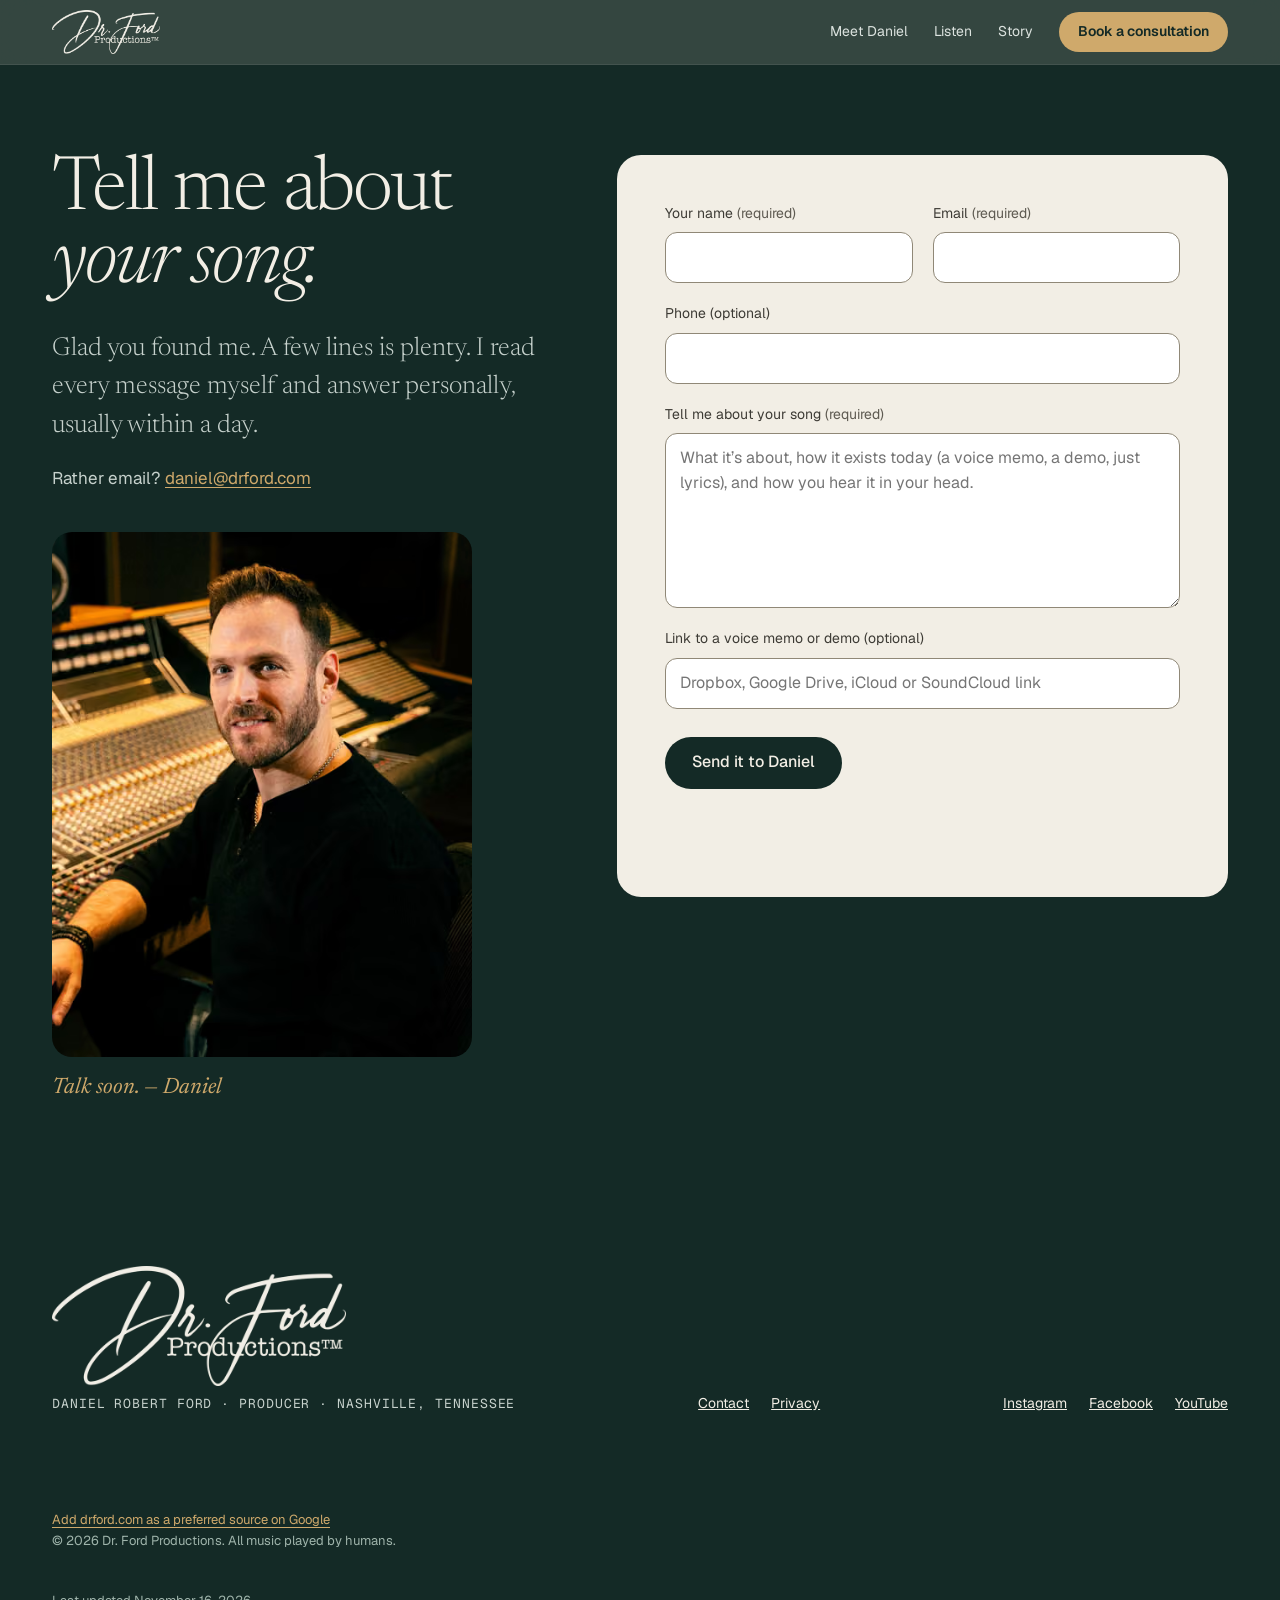
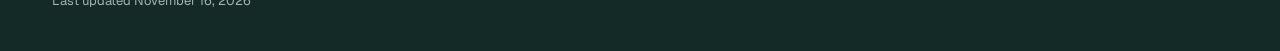
<file: contact/index.html>
<!doctype html>
<html lang="en" class="no-js">
<head>
<meta charset="utf-8">
<meta name="viewport" content="width=device-width, initial-scale=1, viewport-fit=cover">
<title>Contact Dr. Ford · Tell Me About Your Song</title>
<meta name="description" content="Tell Nashville producer Daniel Robert Ford about your song. He reads every message himself and answers personally. Or email daniel@drford.com.">
<link rel="canonical" href="https://www.drford.com/contact/">
<meta name="robots" content="index, follow, max-image-preview:large, max-snippet:-1, max-video-preview:-1">
<meta name="author" content="Daniel Robert Ford">
<meta name="theme-color" content="#142A26">
<meta name="color-scheme" content="light">
<meta name="referrer" content="strict-origin-when-cross-origin">
<meta property="og:type" content="website">
<meta property="og:locale" content="en_US">
<meta property="og:site_name" content="Dr. Ford">
<meta property="og:title" content="Contact Dr. Ford · Tell Me About Your Song">
<meta property="og:description" content="Tell Nashville producer Daniel Robert Ford about your song. He reads every message himself and answers personally. Or email daniel@drford.com.">
<meta property="og:url" content="https://www.drford.com/contact/">
<meta property="og:image" content="https://www.drford.com/img/og.jpg">
<meta property="og:image:width" content="1200">
<meta property="og:image:height" content="630">
<meta property="og:image:alt" content="Daniel Robert Ford at a recording console, with the Dr. Ford logo">
<meta name="twitter:card" content="summary_large_image">
<link rel="icon" href="../favicon.ico" sizes="32x32">
<link rel="icon" href="../icon.png" type="image/png" sizes="512x512">
<link rel="apple-touch-icon" href="../apple-touch-icon.png">
<link rel="preload" href="../fonts/newsreader.woff2" as="font" type="font/woff2" crossorigin>
<link rel="preload" href="../fonts/geist.woff2" as="font" type="font/woff2" crossorigin>
<link rel="stylesheet" href="../css/site.16e63f3021.css">
<script src="../js/site.8de24c6fa2.js" defer></script>
<script type="application/ld+json">
{"@context":"https://schema.org","@graph":[{"@type":"WebPage","@id":"https://www.drford.com/contact/#webpage","url":"https://www.drford.com/contact/","name":"Contact Dr. Ford · Tell Me About Your Song","description":"Tell Nashville producer Daniel Robert Ford about your song. He reads every message himself and answers personally. Or email daniel@drford.com.","isPartOf":{"@id":"https://www.drford.com/#website"},"inLanguage":"en-US","dateModified":"2026-11-13"},{"@type":"BreadcrumbList","itemListElement":[{"@type":"ListItem","position":1,"name":"Home","item":"https://www.drford.com/"},{"@type":"ListItem","position":2,"name":"Contact","item":"https://www.drford.com/contact/"}]}]}
</script>
</head>
<body data-direct-label="Direct visit to /contact (banner QR code or typed in)">
<a class="skip" href="#main">Skip to content</a>

<header class="site-header" id="header">
  <nav class="wrap nav" aria-label="Main">
    <a class="nav-logo" href="../" aria-label="Dr. Ford Productions, home"><picture><source type="image/webp" srcset="../img/logo-cream-700.webp"><img src="../img/logo-cream-700.png" width="108" height="44" alt="Dr. Ford Productions" decoding="async"></picture></a>
    <div class="nav-links">
      <a href="../#hello">Meet Daniel</a>
      <a href="../#listen">Listen</a>
      <a href="../#story">Story</a>
      <a class="btn btn-brass" href="../#consult">Book a consultation</a>
    </div>
  </nav>
</header>

<main id="main">
<!-- PERMANENT URL: /contact is printed on banners and QR codes (October 16, 2026). Never rename, move or remove this page. -->
<section class="contact-page" aria-labelledby="contact-h">
  <div class="wrap section contact-grid">
    <div class="contact-copy">
      <h1 class="display h-l" id="contact-h">Tell me about <br><em>your song.</em></h1>
      <p class="lede">Glad you found me. A few lines is plenty. I read every message myself and answer personally, usually within a day.</p>
      <p class="contact-alt">Rather email? <a href="mailto:daniel@drford.com">daniel@drford.com</a></p>
    </div>
    <figure class="consult-photo contact-photo"><picture><source type="image/avif" srcset="../img/consult-480.avif 480w, ../img/consult-840.avif 840w" sizes="(max-width: 760px) 100vw, 420px"><source type="image/webp" srcset="../img/consult-480.webp 480w, ../img/consult-840.webp 840w" sizes="(max-width: 760px) 100vw, 420px"><img src="../img/consult-840.jpg" srcset="../img/consult-480.jpg 480w, ../img/consult-840.jpg 840w" sizes="(max-width: 760px) 100vw, 420px" width="840" height="1050" alt="Daniel at a vintage console, turning to smile at the camera" loading="lazy" decoding="async"></picture><figcaption>Talk soon. — Daniel</figcaption></figure>

    <form class="form simple-form" id="contact-form" action="https://formspree.io/f/YOUR_FORM_ID" method="POST" data-simple-form>
      <div class="fields">
        <label class="field"><span>Your name <span class="req">(required)</span></span><input type="text" name="name" autocomplete="name" maxlength="120" required></label>
        <label class="field"><span>Email <span class="req">(required)</span></span><input type="email" name="email" pattern="[^@\s]+@[^@\s]+\.[^@\s]+" autocomplete="email" inputmode="email" autocapitalize="none" autocorrect="off" spellcheck="false" maxlength="200" required></label>
      </div>
      <label class="field">Phone (optional)<input type="tel" name="phone" autocomplete="tel" maxlength="40"></label>
      <label class="field"><span>Tell me about your song <span class="req">(required)</span></span><textarea name="message" rows="6" maxlength="4000" required placeholder="What it’s about, how it exists today (a voice memo, a demo, just lyrics), and how you hear it in your head."></textarea></label>
      <label class="field">Link to a voice memo or demo (optional)<input type="url" name="demo_link" inputmode="url" autocapitalize="none" autocorrect="off" spellcheck="false" maxlength="500" placeholder="Dropbox, Google Drive, iCloud or SoundCloud link"></label>
      <div class="hp" aria-hidden="true"><label>Leave this field empty<input type="text" name="_gotcha" tabindex="-1" autocomplete="off"></label></div>
      <input type="hidden" name="_subject" value="New song inquiry · drford.com/contact">
      <input type="hidden" name="page" value="/contact">
      <div class="form-nav"><button class="btn btn-room submit-simple" type="submit">Send it to Daniel</button></div>
      <p class="form-status" role="status" aria-live="polite"></p>
    </form>
  </div>
</section>

</main>

<footer class="site-footer">
  <div class="wrap foot">
    <div>
      <picture><source type="image/webp" srcset="../img/logo-cream-700.webp"><img src="../img/logo-cream-700.png" width="294" height="120" alt="Dr. Ford Productions" decoding="async"></picture>
      <span class="mono">Daniel Robert Ford · Producer · Nashville, Tennessee</span>
    </div>
    <nav aria-label="Services" class="foot-links">
      <a href="../contact/">Contact</a>
      <a href="../privacy/">Privacy</a>
    </nav>
    <nav aria-label="Social">
      <a href="https://www.instagram.com/drfordmusic/" rel="noopener noreferrer" target="_blank">Instagram</a>
      <a href="https://www.facebook.com/drfordmusic" rel="noopener noreferrer" target="_blank">Facebook</a>
      <a href="https://www.youtube.com/@drfordmusic" rel="noopener noreferrer" target="_blank">YouTube</a>
    </nav>
  </div>
  <p class="wrap copy pref-src"><a href="https://www.google.com/preferences/source?q=drford.com" rel="noopener noreferrer" target="_blank">Add drford.com as a preferred source on Google</a></p>
  <p class="wrap copy">© <span id="year">2027</span> Dr. Ford Productions. All music played by humans.</p>
  <p class="wrap copy">Last updated <time datetime="2026-11-16">November 16, 2026</time></p>
</footer>

</body>
</html>
</file>
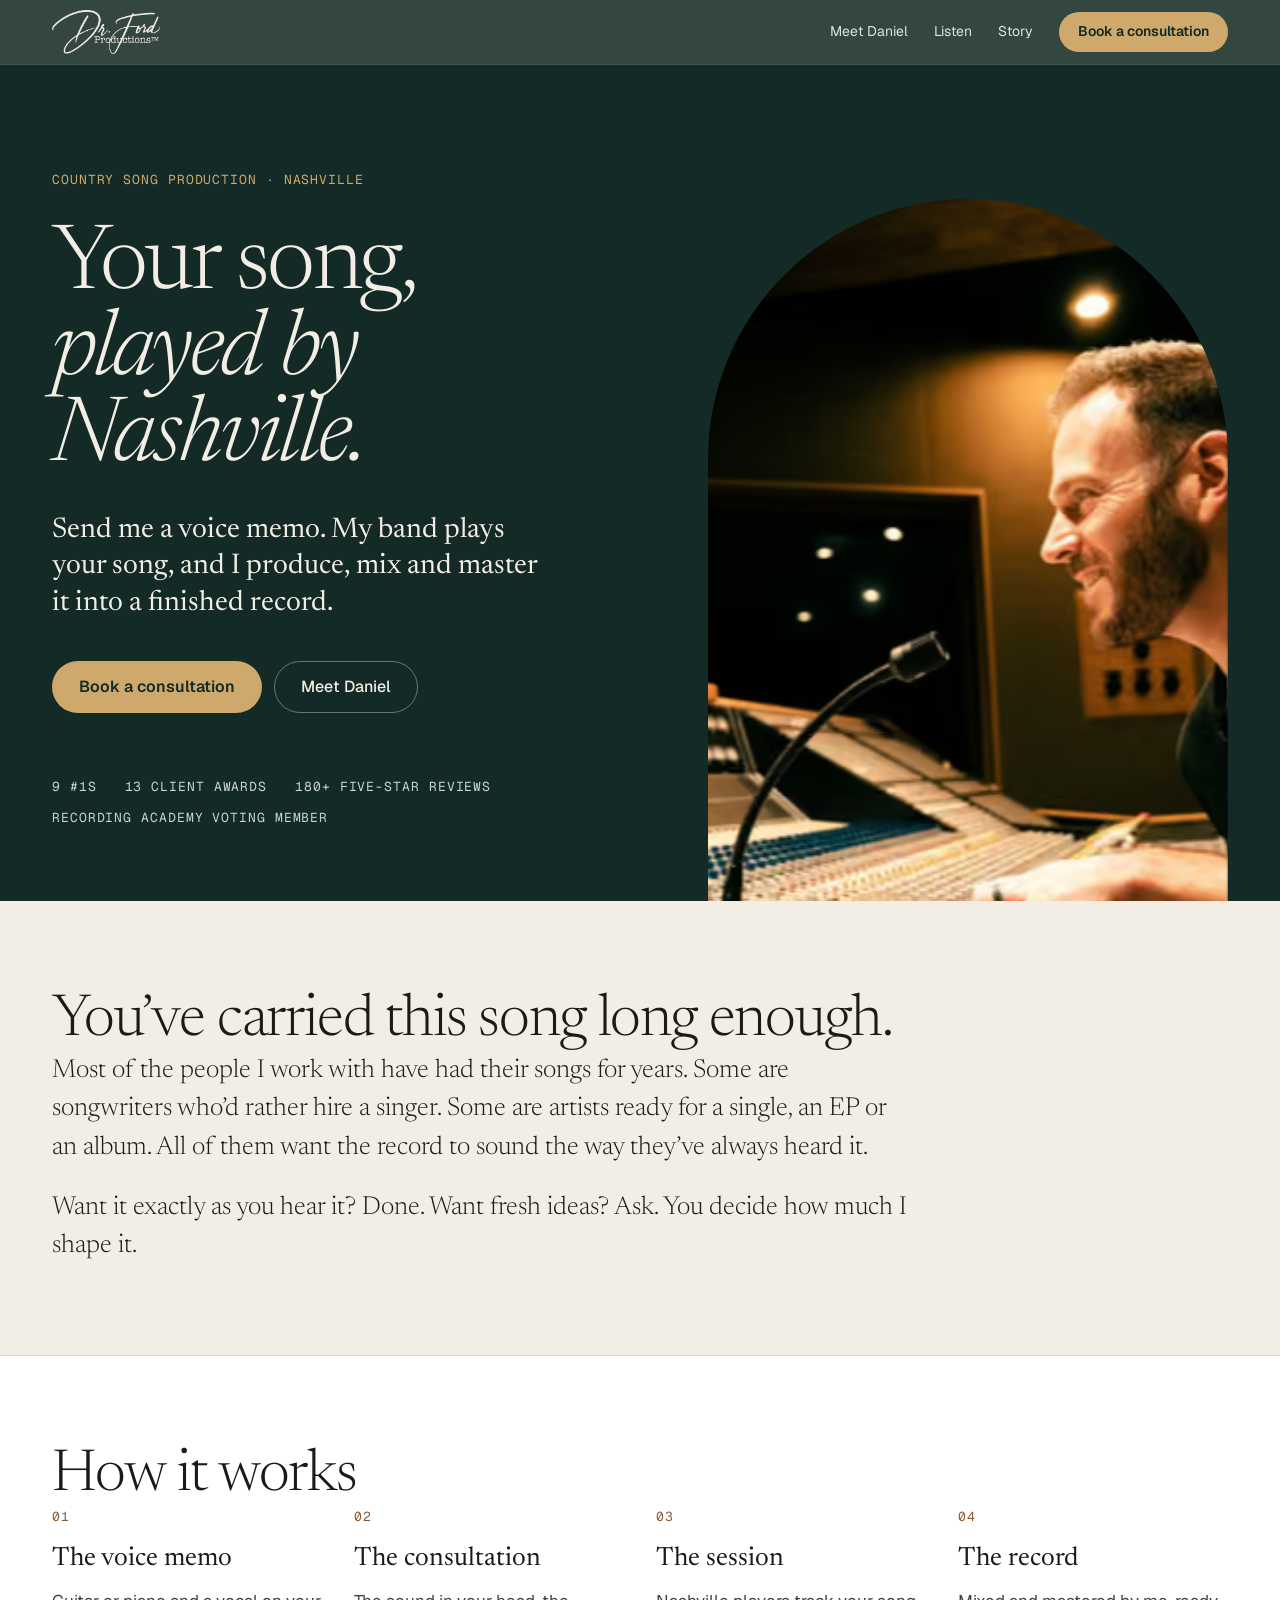
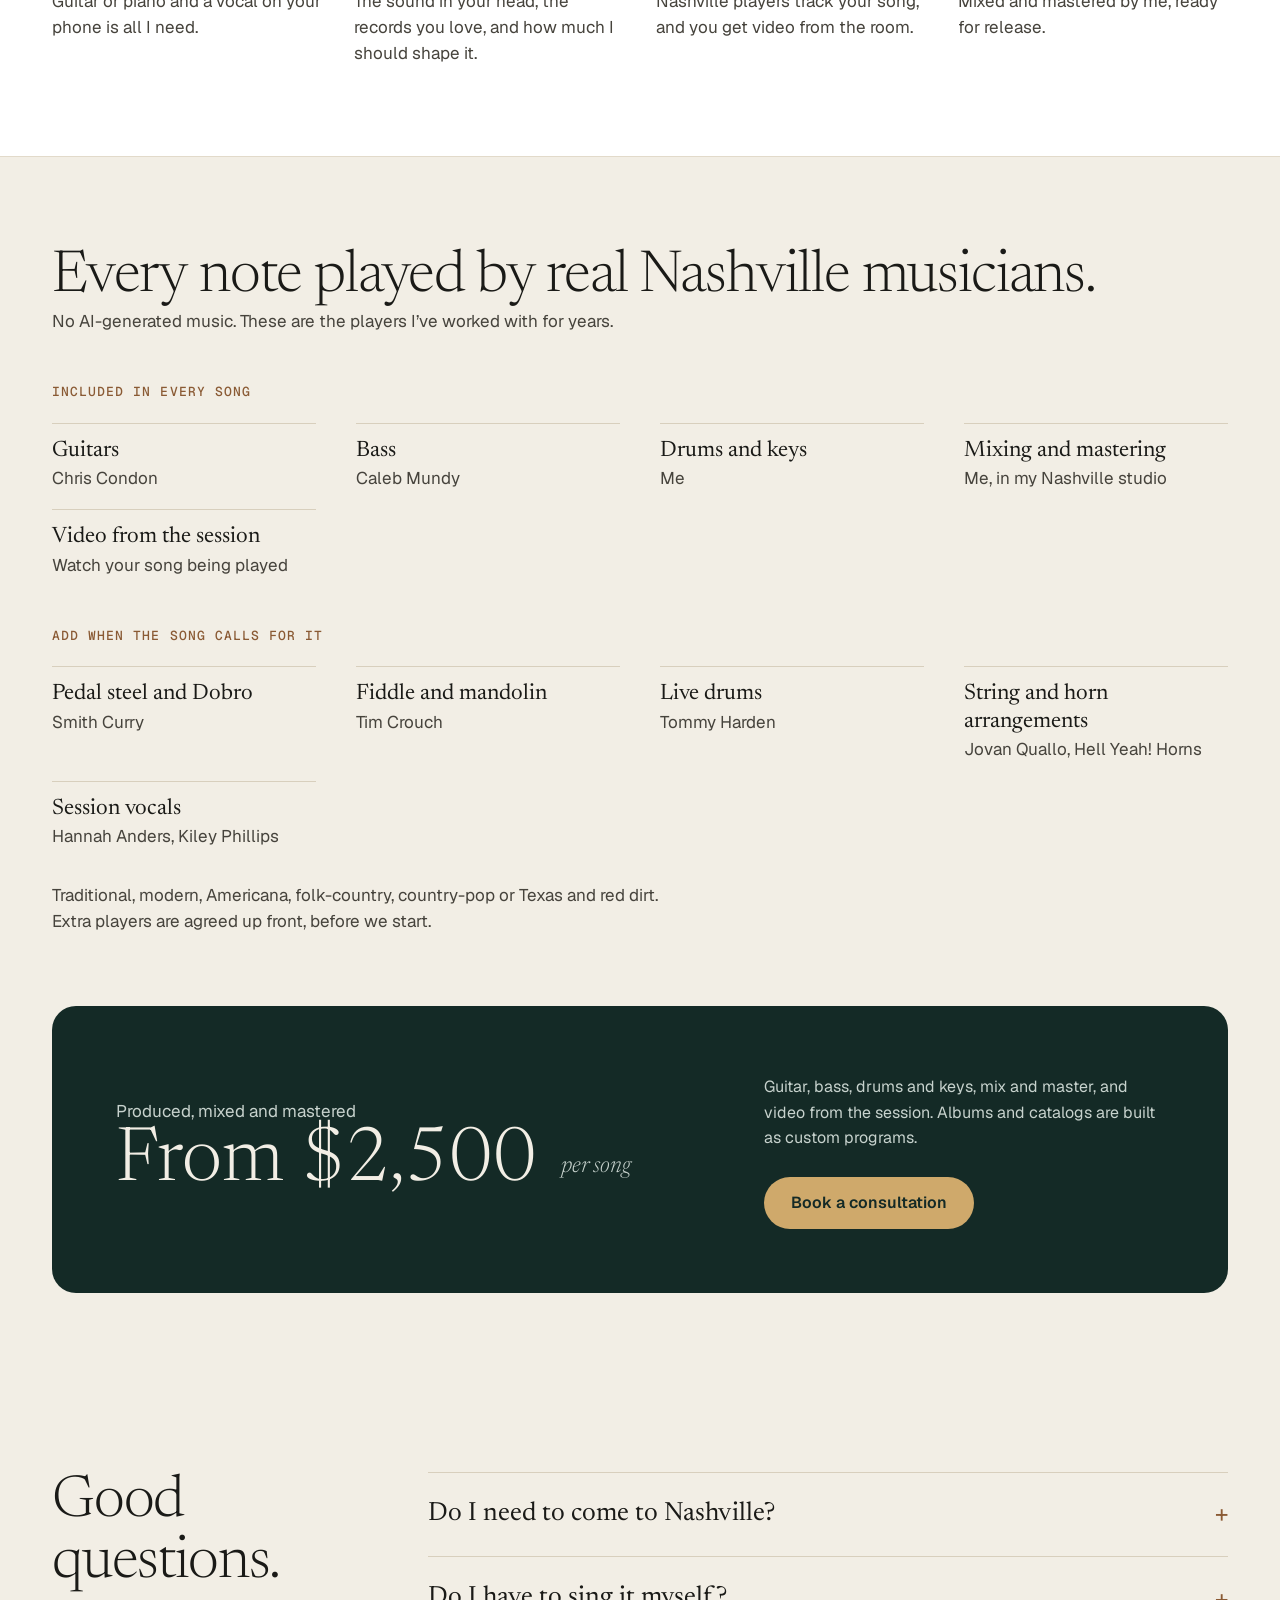
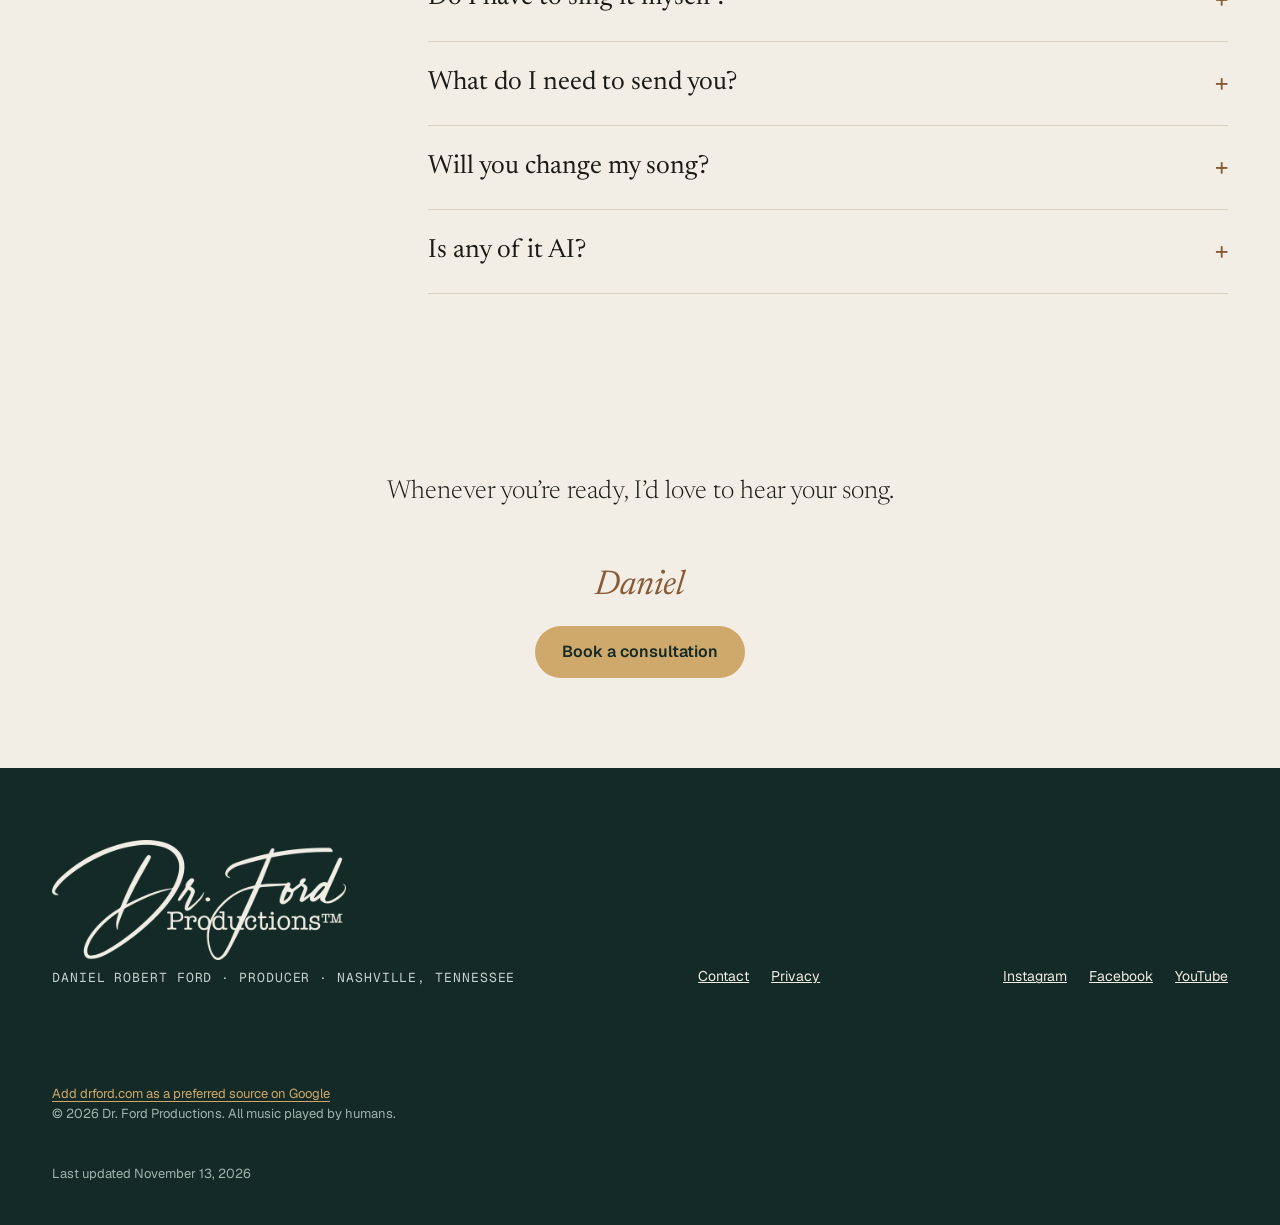
<file: country-song-production/index.html>
<!doctype html>
<html lang="en" class="no-js">
<head>
<meta charset="utf-8">
<meta name="viewport" content="width=device-width, initial-scale=1, viewport-fit=cover">
<title>Country Song Production in Nashville · Dr. Ford</title>
<meta name="description" content="Send a voice memo. Real Nashville session musicians play your song, and producer Daniel Robert Ford produces, mixes and masters it into a finished record. From $2,500 per song. Work from anywhere.">
<link rel="canonical" href="https://www.drford.com/country-song-production/">
<meta name="robots" content="index, follow, max-image-preview:large, max-snippet:-1, max-video-preview:-1">
<meta name="author" content="Daniel Robert Ford">
<meta name="theme-color" content="#142A26">
<meta name="color-scheme" content="light">
<meta name="referrer" content="strict-origin-when-cross-origin">
<meta property="og:type" content="website">
<meta property="og:locale" content="en_US">
<meta property="og:site_name" content="Dr. Ford">
<meta property="og:title" content="Country Song Production in Nashville · Dr. Ford">
<meta property="og:description" content="Send a voice memo. Real Nashville session musicians play your song, and producer Daniel Robert Ford produces, mixes and masters it into a finished record. From $2,500 per song. Work from anywhere.">
<meta property="og:url" content="https://www.drford.com/country-song-production/">
<meta property="og:image" content="https://www.drford.com/img/og.jpg">
<meta property="og:image:width" content="1200">
<meta property="og:image:height" content="630">
<meta property="og:image:alt" content="Daniel Robert Ford at a recording console, with the Dr. Ford logo">
<meta name="twitter:card" content="summary_large_image">
<link rel="icon" href="../favicon.ico" sizes="32x32">
<link rel="icon" href="../icon.png" type="image/png" sizes="512x512">
<link rel="apple-touch-icon" href="../apple-touch-icon.png">
<link rel="preload" href="../fonts/newsreader.woff2" as="font" type="font/woff2" crossorigin>
<link rel="preload" href="../fonts/geist.woff2" as="font" type="font/woff2" crossorigin>
<link rel="stylesheet" href="../css/site.16e63f3021.css">
<script src="../js/site.8de24c6fa2.js" defer></script>
<script type="application/ld+json">
{"@context":"https://schema.org","@graph":[{"@type":"WebPage","@id":"https://www.drford.com/country-song-production/#webpage","url":"https://www.drford.com/country-song-production/","name":"Country Song Production in Nashville · Dr. Ford","description":"Send a voice memo. Real Nashville session musicians play your song, and producer Daniel Robert Ford produces, mixes and masters it into a finished record. From $2,500 per song. Work from anywhere.","isPartOf":{"@id":"https://www.drford.com/#website"},"inLanguage":"en-US","dateModified":"2026-11-13","mainEntity":{"@id":"https://www.drford.com/country-song-production/#service"}},{"@type":"BreadcrumbList","itemListElement":[{"@type":"ListItem","position":1,"name":"Home","item":"https://www.drford.com/"},{"@type":"ListItem","position":2,"name":"Country song production","item":"https://www.drford.com/country-song-production/"}]},{"@type":"Service","@id":"https://www.drford.com/country-song-production/#service","name":"Country song production","serviceType":"Record production","url":"https://www.drford.com/country-song-production/","provider":{"@id":"https://www.drford.com/#business"},"areaServed":[{"@type":"City","name":"Nashville, Tennessee"},{"@type":"Place","name":"Worldwide (remote sessions)"}],"offers":{"@type":"Offer","url":"https://www.drford.com/country-song-production/","priceSpecification":{"@type":"PriceSpecification","minPrice":2500,"priceCurrency":"USD","unitText":"per song"}}}]}
</script>
</head>
<body>
<a class="skip" href="#main">Skip to content</a>

<header class="site-header" id="header">
  <nav class="wrap nav" aria-label="Main">
    <a class="nav-logo" href="../" aria-label="Dr. Ford Productions, home"><picture><source type="image/webp" srcset="../img/logo-cream-700.webp"><img src="../img/logo-cream-700.png" width="108" height="44" alt="Dr. Ford Productions" decoding="async"></picture></a>
    <div class="nav-links">
      <a href="../#hello">Meet Daniel</a>
      <a href="../#listen">Listen</a>
      <a href="../#story">Story</a>
      <a class="btn btn-brass" href="../#consult">Book a consultation</a>
    </div>
  </nav>
</header>

<main id="main">
<section class="hero" aria-label="Introduction">
  <div class="wrap hero-grid">
    <div class="hero-copy">
      <p class="mono hero-kicker">Country song production · Nashville</p>
      <h1 class="display h-xl">Your song, <br><em>played by Nashville.</em></h1>
      <p class="hero-sub">Send me a voice memo. My band plays your song, and I produce, mix and master it into a finished record.</p>
      <div class="hero-ctas">
        <a class="btn btn-brass" href="../#consult">Book a consultation</a>
        <a class="btn btn-ghost" href="../#hello">Meet Daniel</a>
      </div>
      <p class="mono hero-proof"><span>9 #1s</span><span>13 client awards</span><span>180+ five-star reviews</span><span>Recording Academy voting member</span></p>
    </div>
    <div class="hero-photo">
      <div class="frame"><picture><source type="image/avif" srcset="../img/talkback-800.avif 800w, ../img/talkback-1400.avif 1400w, ../img/talkback-2000.avif 2000w" sizes="(max-width: 760px) 100vw, 50vw"><source type="image/webp" srcset="../img/talkback-800.webp 800w, ../img/talkback-1400.webp 1400w, ../img/talkback-2000.webp 2000w" sizes="(max-width: 760px) 100vw, 50vw"><img class="parallax" src="../img/talkback-1400.jpg" srcset="../img/talkback-800.jpg 800w, ../img/talkback-1400.jpg 1400w, ../img/talkback-2000.jpg 2000w" sizes="(max-width: 760px) 100vw, 50vw" width="2000" height="1000" alt="Daniel at the console, talking to a musician over the talkback mic" loading="eager" fetchpriority="high" decoding="async"></picture></div>
    </div>
  </div>
</section>

<section class="section wrap" aria-labelledby="who-h">
  <h2 class="display h-m rv" id="who-h">You’ve carried this song long enough.</h2>
  <p class="lede rv">Most of the people I work with have had their songs for years. Some are songwriters who’d rather hire a singer. Some are artists ready for a single, an EP or an album. All of them want the record to sound the way they’ve always heard it.</p>
  <p class="lede rv">Want it exactly as you hear it? Done. Want fresh ideas? Ask. You decide how much I shape it.</p>
</section>

<section class="band-white" aria-labelledby="how-h">
  <div class="wrap section">
    <h2 class="display h-m rv" id="how-h">How it works</h2>
    <ol class="process">
      <li class="rv"><p class="mono">01</p><strong>The voice memo</strong><p>Guitar or piano and a vocal on your phone is all I need.</p></li>
      <li class="rv"><p class="mono">02</p><strong>The consultation</strong><p>The sound in your head, the records you love, and how much I should shape it.</p></li>
      <li class="rv"><p class="mono">03</p><strong>The session</strong><p>Nashville players track your song, and you get video from the room.</p></li>
      <li class="rv"><p class="mono">04</p><strong>The record</strong><p>Mixed and mastered by me, ready for release.</p></li>
    </ol>
  </div>
</section>

<section class="section wrap" aria-labelledby="incl-h">
  <h2 class="display h-m rv" id="incl-h">Every note played by real Nashville musicians.</h2>
  <p class="rv muted">No AI-generated music. These are the players I’ve worked with for years.</p>
  <h3 class="mono incl-h rv">Included in every song</h3>
  <ul class="incl rv">
    <li><strong>Guitars</strong><span>Chris Condon</span></li>
    <li><strong>Bass</strong><span>Caleb Mundy</span></li>
    <li><strong>Drums and keys</strong><span>Me</span></li>
    <li><strong>Mixing and mastering</strong><span>Me, in my Nashville studio</span></li>
    <li><strong>Video from the session</strong><span>Watch your song being played</span></li>
  </ul>
  <h3 class="mono incl-h rv">Add when the song calls for it</h3>
  <ul class="incl rv">
    <li><strong>Pedal steel and Dobro</strong><span>Smith Curry</span></li>
    <li><strong>Fiddle and mandolin</strong><span>Tim Crouch</span></li>
    <li><strong>Live drums</strong><span>Tommy Harden</span></li>
    <li><strong>String and horn arrangements</strong><span>Jovan Quallo, Hell Yeah! Horns</span></li>
    <li><strong>Session vocals</strong><span>Hannah Anders, Kiley Phillips</span></li>
  </ul>
  <p class="rv muted incl-note">Traditional, modern, Americana, folk-country, country-pop or Texas and red dirt. Extra players are agreed up front, before we start.</p>
  <div class="price rv">
    <div><p class="label">Produced, mixed and mastered</p><p class="from">From $2,500 <em>per song</em></p></div>
    <div><p class="desc">Guitar, bass, drums and keys, mix and master, and video from the session. Albums and catalogs are built as custom programs.</p><a class="btn btn-brass" href="../#consult">Book a consultation</a></div>
  </div>
</section>

<section class="section wrap faq-grid" aria-labelledby="faq-h">
  <div><h2 class="display h-m rv" id="faq-h">Good questions.</h2></div>
  <div>
    <details><summary>Do I need to come to Nashville?</summary><p>No. Most of my songwriters work with me from home, and you’ll see video of your song being played. Some people do fly in to sing, and you’re welcome to.</p></details>
    <details><summary>Do I have to sing it myself?</summary><p>No. Plenty of my songwriters hire a session singer. Hannah Anders and Kiley Phillips sing leads and backgrounds.</p></details>
    <details><summary>What do I need to send you?</summary><p>A voice memo is perfect: guitar or piano and a vocal. Finished demos and lyric sheets help too.</p></details>
    <details><summary>Will you change my song?</summary><p>Only as much as you want. Want it exactly as you hear it? Done. Want fresh ideas? Ask.</p></details>
    <details><summary>Is any of it AI?</summary><p>No AI-generated music. Every note played by real Nashville musicians.</p></details>
  </div>
</section>

<section class="section wrap cta-end rv" aria-label="Next step">
  <p class="lede">Whenever you’re ready, I’d love to hear your song.</p>
  <p class="signature">Daniel</p>
  <a class="btn btn-brass" href="../#consult">Book a consultation</a>
</section>

</main>

<footer class="site-footer">
  <div class="wrap foot">
    <div>
      <picture><source type="image/webp" srcset="../img/logo-cream-700.webp"><img src="../img/logo-cream-700.png" width="294" height="120" alt="Dr. Ford Productions" decoding="async"></picture>
      <span class="mono">Daniel Robert Ford · Producer · Nashville, Tennessee</span>
    </div>
    <nav aria-label="Services" class="foot-links">
      <a href="../contact/">Contact</a>
      <a href="../privacy/">Privacy</a>
    </nav>
    <nav aria-label="Social">
      <a href="https://www.instagram.com/drfordmusic/" rel="noopener noreferrer" target="_blank">Instagram</a>
      <a href="https://www.facebook.com/drfordmusic" rel="noopener noreferrer" target="_blank">Facebook</a>
      <a href="https://www.youtube.com/@drfordmusic" rel="noopener noreferrer" target="_blank">YouTube</a>
    </nav>
  </div>
  <p class="wrap copy pref-src"><a href="https://www.google.com/preferences/source?q=drford.com" rel="noopener noreferrer" target="_blank">Add drford.com as a preferred source on Google</a></p>
  <p class="wrap copy">© <span id="year">2027</span> Dr. Ford Productions. All music played by humans.</p>
  <p class="wrap copy">Last updated <time datetime="2026-11-13">November 13, 2026</time></p>
</footer>

</body>
</html>
</file>
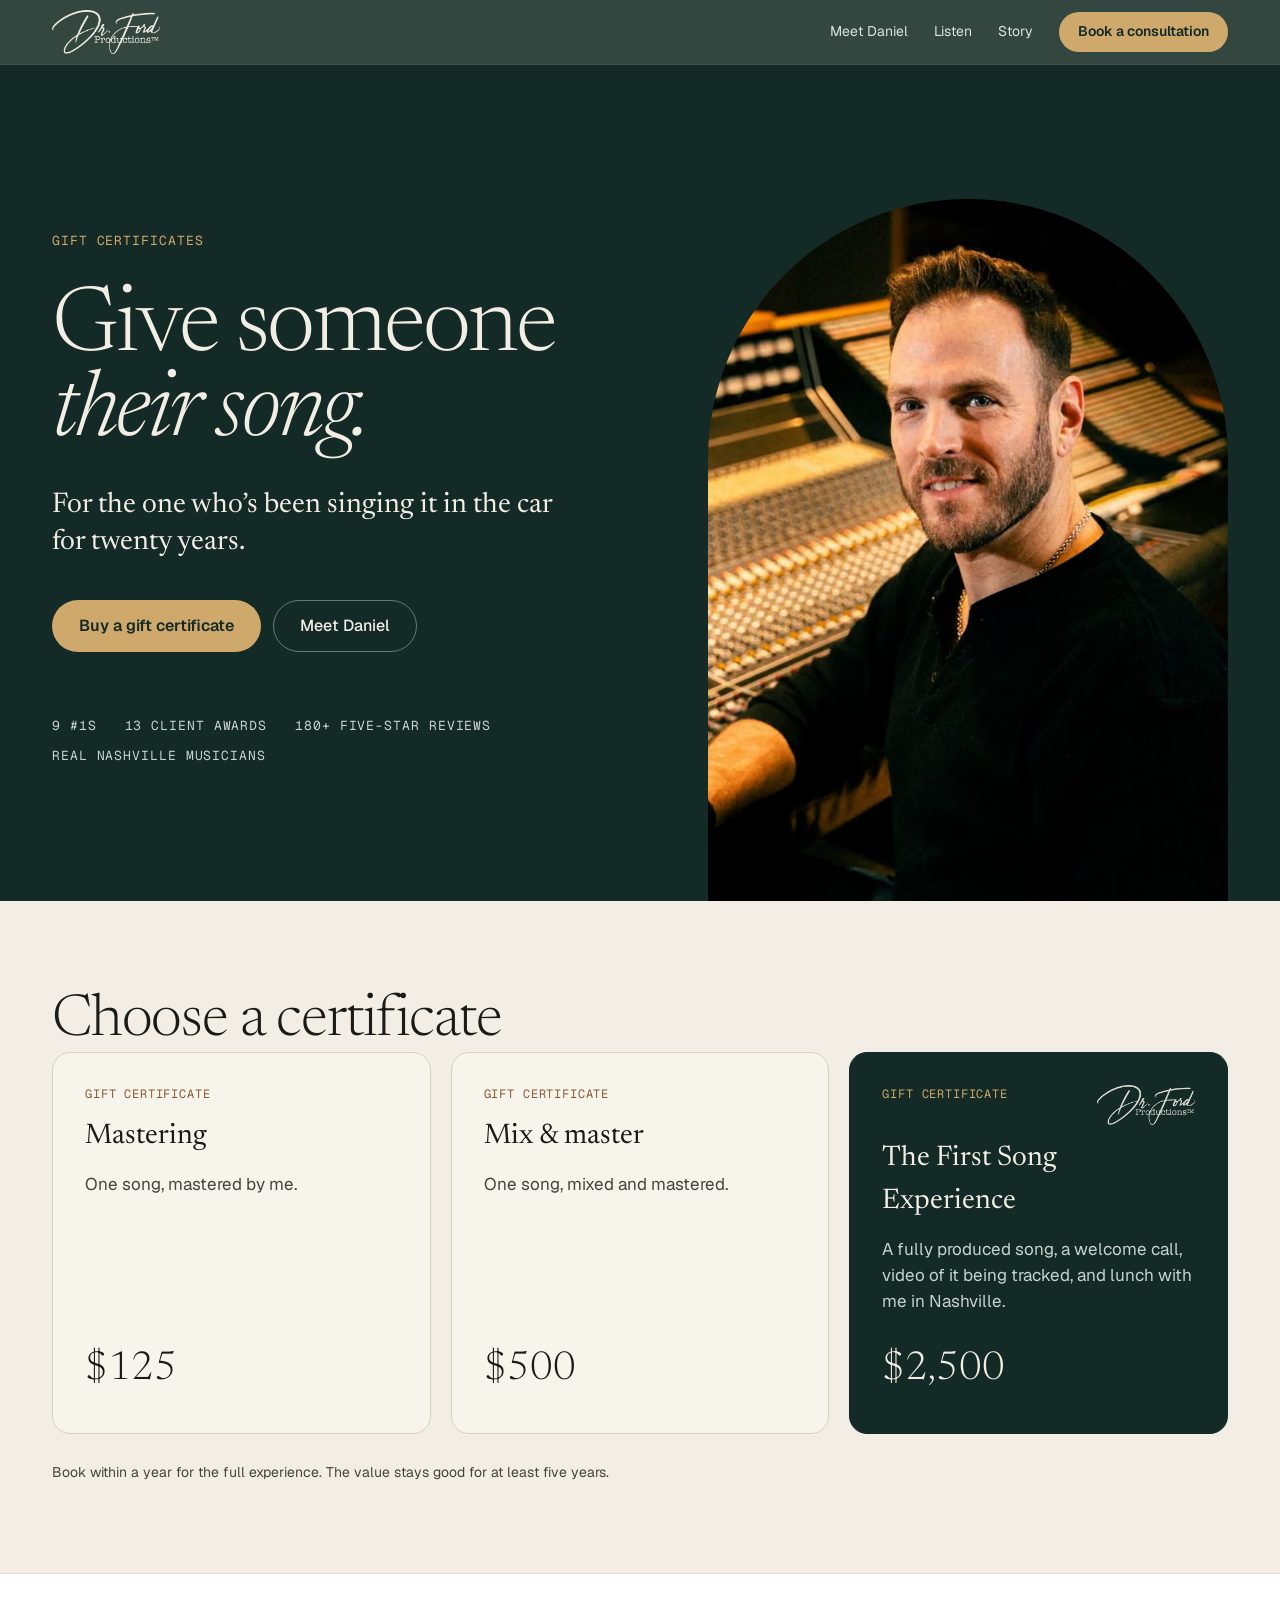
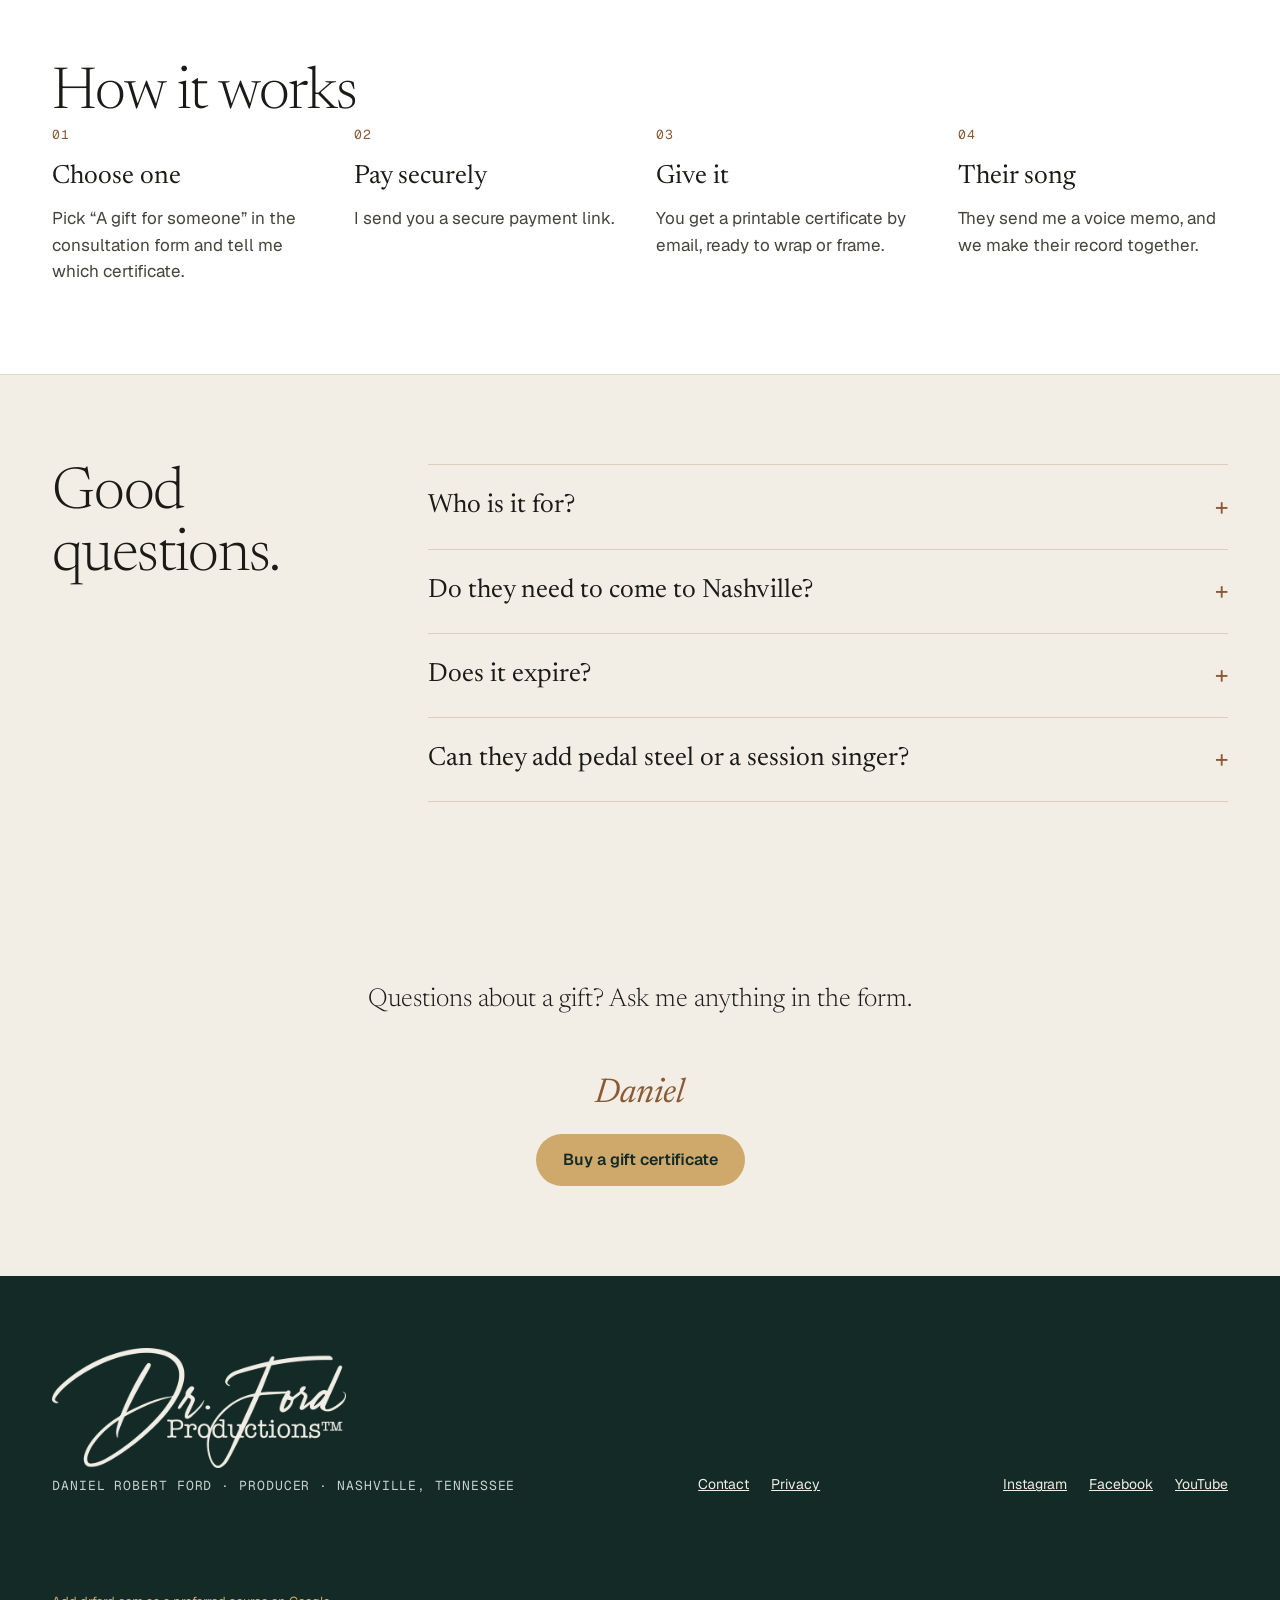
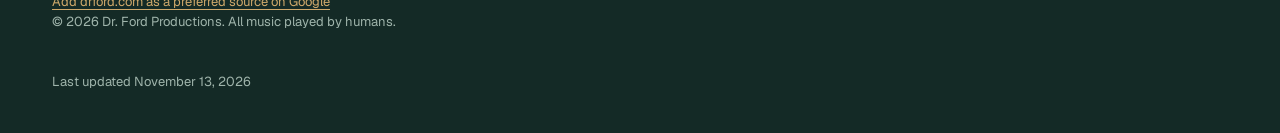
<file: gift-certificates/index.html>
<!doctype html>
<html lang="en" class="no-js">
<head>
<meta charset="utf-8">
<meta name="viewport" content="width=device-width, initial-scale=1, viewport-fit=cover">
<title>Song Gift Certificates · A Song Produced in Nashville · Dr. Ford</title>
<meta name="description" content="Give someone their song. Gift certificates for a song produced, mixed and mastered in Nashville by Daniel Robert Ford, with real Nashville musicians. From $125. Value good for at least five years.">
<link rel="canonical" href="https://www.drford.com/gift-certificates/">
<meta name="robots" content="index, follow, max-image-preview:large, max-snippet:-1, max-video-preview:-1">
<meta name="author" content="Daniel Robert Ford">
<meta name="theme-color" content="#142A26">
<meta name="color-scheme" content="light">
<meta name="referrer" content="strict-origin-when-cross-origin">
<meta property="og:type" content="website">
<meta property="og:locale" content="en_US">
<meta property="og:site_name" content="Dr. Ford">
<meta property="og:title" content="Song Gift Certificates · A Song Produced in Nashville · Dr. Ford">
<meta property="og:description" content="Give someone their song. Gift certificates for a song produced, mixed and mastered in Nashville by Daniel Robert Ford, with real Nashville musicians. From $125. Value good for at least five years.">
<meta property="og:url" content="https://www.drford.com/gift-certificates/">
<meta property="og:image" content="https://www.drford.com/img/og.jpg">
<meta property="og:image:width" content="1200">
<meta property="og:image:height" content="630">
<meta property="og:image:alt" content="Daniel Robert Ford at a recording console, with the Dr. Ford logo">
<meta name="twitter:card" content="summary_large_image">
<link rel="icon" href="../favicon.ico" sizes="32x32">
<link rel="icon" href="../icon.png" type="image/png" sizes="512x512">
<link rel="apple-touch-icon" href="../apple-touch-icon.png">
<link rel="preload" href="../fonts/newsreader.woff2" as="font" type="font/woff2" crossorigin>
<link rel="preload" href="../fonts/geist.woff2" as="font" type="font/woff2" crossorigin>
<link rel="stylesheet" href="../css/site.16e63f3021.css">
<script src="../js/site.8de24c6fa2.js" defer></script>
<script type="application/ld+json">
{"@context":"https://schema.org","@graph":[{"@type":"WebPage","@id":"https://www.drford.com/gift-certificates/#webpage","url":"https://www.drford.com/gift-certificates/","name":"Song Gift Certificates · A Song Produced in Nashville · Dr. Ford","description":"Give someone their song. Gift certificates for a song produced, mixed and mastered in Nashville by Daniel Robert Ford, with real Nashville musicians. From $125. Value good for at least five years.","isPartOf":{"@id":"https://www.drford.com/#website"},"inLanguage":"en-US","dateModified":"2026-11-13","mainEntity":{"@id":"https://www.drford.com/gift-certificates/#service"}},{"@type":"BreadcrumbList","itemListElement":[{"@type":"ListItem","position":1,"name":"Home","item":"https://www.drford.com/"},{"@type":"ListItem","position":2,"name":"Gift certificates","item":"https://www.drford.com/gift-certificates/"}]},{"@type":"Service","@id":"https://www.drford.com/gift-certificates/#service","name":"Song production gift certificates","serviceType":"Gift certificate","url":"https://www.drford.com/gift-certificates/","provider":{"@id":"https://www.drford.com/#business"},"areaServed":[{"@type":"City","name":"Nashville, Tennessee"},{"@type":"Place","name":"Worldwide (remote sessions)"}],"offers":{"@type":"Offer","url":"https://www.drford.com/gift-certificates/","priceSpecification":{"@type":"PriceSpecification","minPrice":125,"priceCurrency":"USD","unitText":"per certificate"}}}]}
</script>
</head>
<body>
<a class="skip" href="#main">Skip to content</a>

<header class="site-header" id="header">
  <nav class="wrap nav" aria-label="Main">
    <a class="nav-logo" href="../" aria-label="Dr. Ford Productions, home"><picture><source type="image/webp" srcset="../img/logo-cream-700.webp"><img src="../img/logo-cream-700.png" width="108" height="44" alt="Dr. Ford Productions" decoding="async"></picture></a>
    <div class="nav-links">
      <a href="../#hello">Meet Daniel</a>
      <a href="../#listen">Listen</a>
      <a href="../#story">Story</a>
      <a class="btn btn-brass" href="../#consult">Book a consultation</a>
    </div>
  </nav>
</header>

<main id="main">
<section class="hero" aria-label="Introduction">
  <div class="wrap hero-grid">
    <div class="hero-copy">
      <p class="mono hero-kicker">Gift certificates</p>
      <h1 class="display h-xl">Give someone <br><em>their song.</em></h1>
      <p class="hero-sub">For the one who’s been singing it in the car for twenty years.</p>
      <div class="hero-ctas">
        <a class="btn btn-brass" href="../#consult">Buy a gift certificate</a>
        <a class="btn btn-ghost" href="../#hello">Meet Daniel</a>
      </div>
      <p class="mono hero-proof"><span>9 #1s</span><span>13 client awards</span><span>180+ five-star reviews</span><span>Real Nashville musicians</span></p>
    </div>
    <div class="hero-photo">
      <div class="frame"><picture><source type="image/avif" srcset="../img/consult-480.avif 480w, ../img/consult-840.avif 840w" sizes="(max-width: 760px) 100vw, 50vw"><source type="image/webp" srcset="../img/consult-480.webp 480w, ../img/consult-840.webp 840w" sizes="(max-width: 760px) 100vw, 50vw"><img class="parallax" src="../img/consult-840.jpg" srcset="../img/consult-480.jpg 480w, ../img/consult-840.jpg 840w" sizes="(max-width: 760px) 100vw, 50vw" width="840" height="1050" alt="Daniel at a vintage console, turning to smile at the camera" loading="eager" fetchpriority="high" decoding="async"></picture></div>
    </div>
  </div>
</section>

<section class="section wrap" aria-labelledby="pick-h">
  <h2 class="display h-m rv" id="pick-h">Choose a certificate</h2>
  <div class="cards-3">
    <div class="gift rv"><p class="mono">Gift certificate</p><strong>Mastering</strong><p>One song, mastered by me.</p><p class="amt">$125</p></div>
    <div class="gift rv"><p class="mono">Gift certificate</p><strong>Mix &amp; master</strong><p>One song, mixed and mastered.</p><p class="amt">$500</p></div>
    <div class="gift feature rv"><div class="gift-top"><p class="mono">Gift certificate</p><picture><source type="image/webp" srcset="../img/logo-cream-700.webp"><img src="../img/logo-cream-700.png" width="98" height="40" alt="Dr. Ford Productions" decoding="async"></picture></div><strong>The First Song Experience</strong><p>A fully produced song, a welcome call, video of it being tracked, and lunch with me in Nashville.</p><p class="amt">$2,500</p></div>
  </div>
  <p class="fineprint">Book within a year for the full experience. The value stays good for at least five years.</p>
</section>

<section class="band-white" aria-labelledby="how-h">
  <div class="wrap section">
    <h2 class="display h-m rv" id="how-h">How it works</h2>
    <ol class="process">
      <li class="rv"><p class="mono">01</p><strong>Choose one</strong><p>Pick “A gift for someone” in the consultation form and tell me which certificate.</p></li>
      <li class="rv"><p class="mono">02</p><strong>Pay securely</strong><p>I send you a secure payment link.</p></li>
      <li class="rv"><p class="mono">03</p><strong>Give it</strong><p>You get a printable certificate by email, ready to wrap or frame.</p></li>
      <li class="rv"><p class="mono">04</p><strong>Their song</strong><p>They send me a voice memo, and we make their record together.</p></li>
    </ol>
  </div>
</section>

<section class="section wrap faq-grid" aria-labelledby="faq-h">
  <div><h2 class="display h-m rv" id="faq-h">Good questions.</h2></div>
  <div>
    <details><summary>Who is it for?</summary><p>Anyone with a song they’ve carried for years. People give them for retirements, milestone birthdays, anniversaries and the holidays.</p></details>
    <details><summary>Do they need to come to Nashville?</summary><p>No. Most people work with me from home and watch their song being played on video. Lunch with me is there whenever they make it to town.</p></details>
    <details><summary>Does it expire?</summary><p>Book within a year for the full experience. After that, the full value still applies toward any of my services for at least five years.</p></details>
    <details><summary>Can they add pedal steel or a session singer?</summary><p>Yes. Extra players are optional, and they’re agreed up front.</p></details>
  </div>
</section>

<section class="section wrap cta-end rv" aria-label="Next step">
  <p class="lede">Questions about a gift? Ask me anything in the form.</p>
  <p class="signature">Daniel</p>
  <a class="btn btn-brass" href="../#consult">Buy a gift certificate</a>
</section>

</main>

<footer class="site-footer">
  <div class="wrap foot">
    <div>
      <picture><source type="image/webp" srcset="../img/logo-cream-700.webp"><img src="../img/logo-cream-700.png" width="294" height="120" alt="Dr. Ford Productions" decoding="async"></picture>
      <span class="mono">Daniel Robert Ford · Producer · Nashville, Tennessee</span>
    </div>
    <nav aria-label="Services" class="foot-links">
      <a href="../contact/">Contact</a>
      <a href="../privacy/">Privacy</a>
    </nav>
    <nav aria-label="Social">
      <a href="https://www.instagram.com/drfordmusic/" rel="noopener noreferrer" target="_blank">Instagram</a>
      <a href="https://www.facebook.com/drfordmusic" rel="noopener noreferrer" target="_blank">Facebook</a>
      <a href="https://www.youtube.com/@drfordmusic" rel="noopener noreferrer" target="_blank">YouTube</a>
    </nav>
  </div>
  <p class="wrap copy pref-src"><a href="https://www.google.com/preferences/source?q=drford.com" rel="noopener noreferrer" target="_blank">Add drford.com as a preferred source on Google</a></p>
  <p class="wrap copy">© <span id="year">2027</span> Dr. Ford Productions. All music played by humans.</p>
  <p class="wrap copy">Last updated <time datetime="2026-11-13">November 13, 2026</time></p>
</footer>

</body>
</html>
</file>
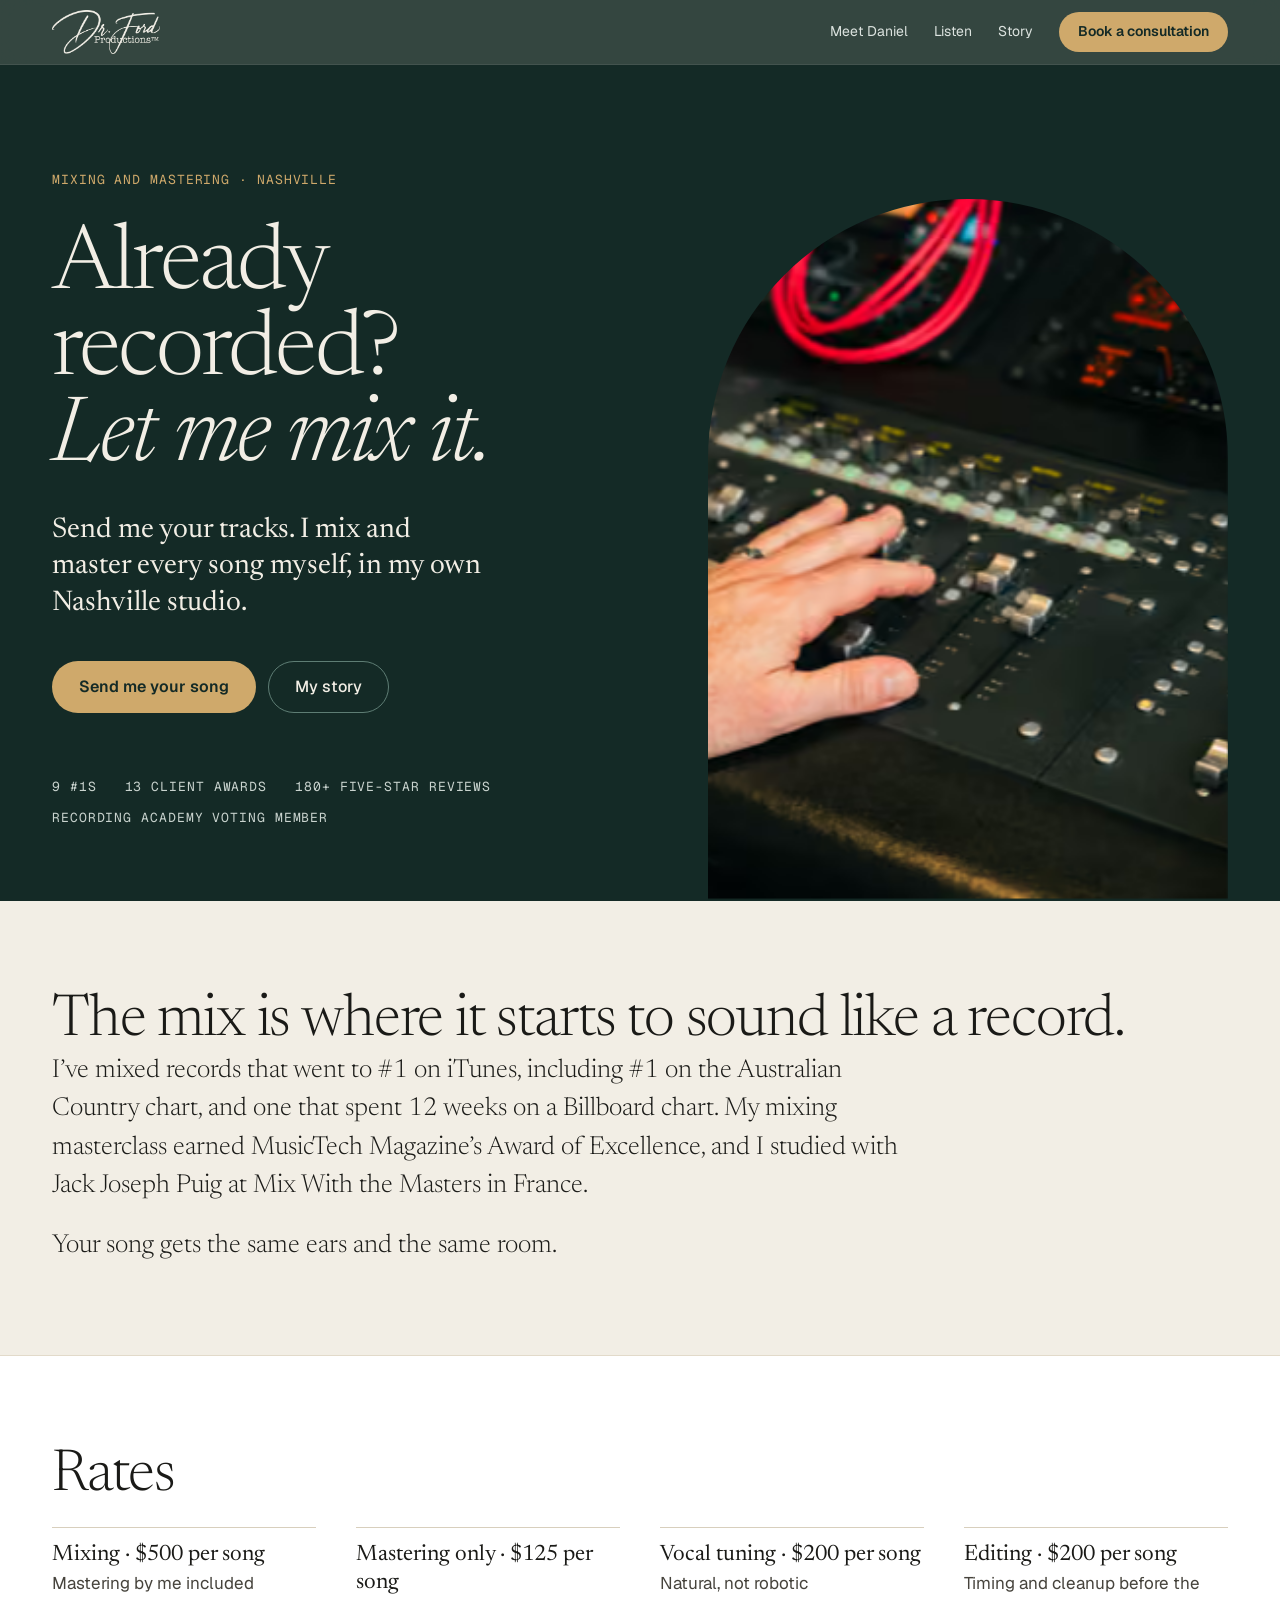
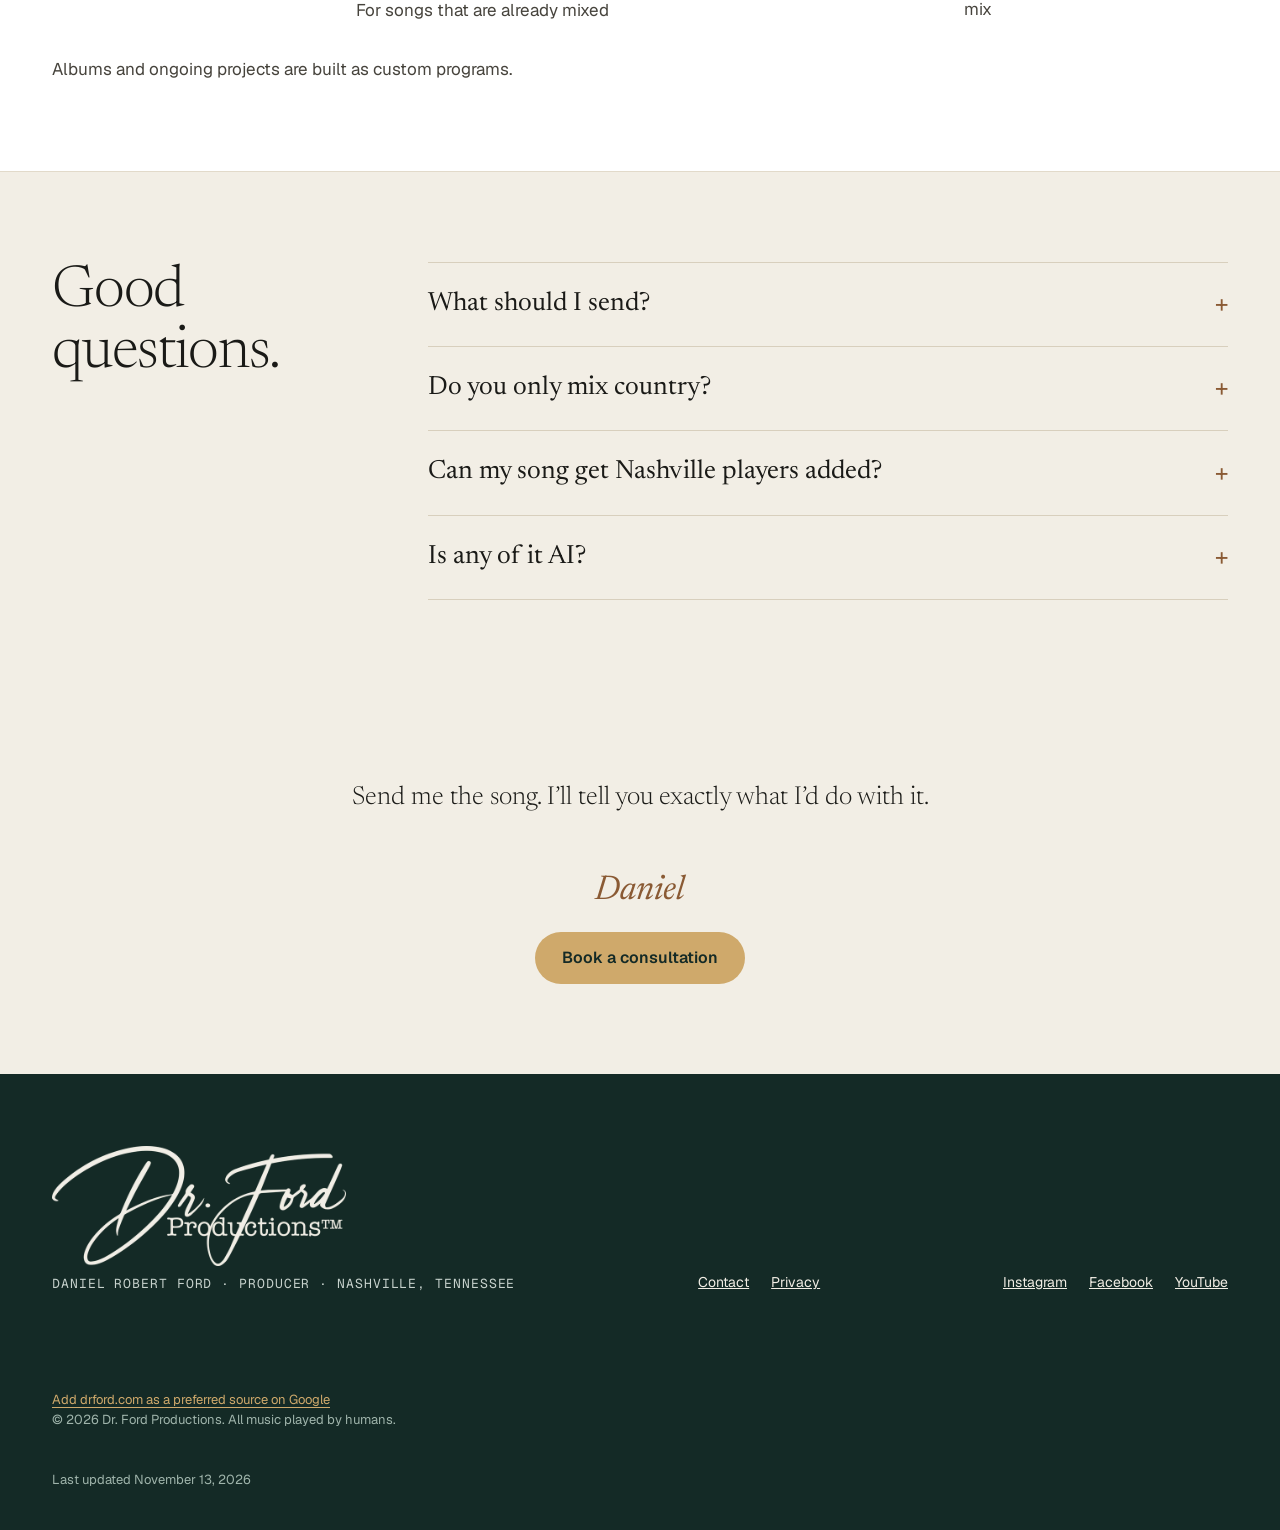
<file: mixing-and-mastering/index.html>
<!doctype html>
<html lang="en" class="no-js">
<head>
<meta charset="utf-8">
<meta name="viewport" content="width=device-width, initial-scale=1, viewport-fit=cover">
<title>Mixing and Mastering for Country Records · Dr. Ford, Nashville</title>
<meta name="description" content="Already recorded? Nashville producer Daniel Robert Ford mixes and masters country records in his own studio. Mixing $500 per song with mastering included. Award-winning mixer, 9 #1s with clients.">
<link rel="canonical" href="https://www.drford.com/mixing-and-mastering/">
<meta name="robots" content="index, follow, max-image-preview:large, max-snippet:-1, max-video-preview:-1">
<meta name="author" content="Daniel Robert Ford">
<meta name="theme-color" content="#142A26">
<meta name="color-scheme" content="light">
<meta name="referrer" content="strict-origin-when-cross-origin">
<meta property="og:type" content="website">
<meta property="og:locale" content="en_US">
<meta property="og:site_name" content="Dr. Ford">
<meta property="og:title" content="Mixing and Mastering for Country Records · Dr. Ford, Nashville">
<meta property="og:description" content="Already recorded? Nashville producer Daniel Robert Ford mixes and masters country records in his own studio. Mixing $500 per song with mastering included. Award-winning mixer, 9 #1s with clients.">
<meta property="og:url" content="https://www.drford.com/mixing-and-mastering/">
<meta property="og:image" content="https://www.drford.com/img/og.jpg">
<meta property="og:image:width" content="1200">
<meta property="og:image:height" content="630">
<meta property="og:image:alt" content="Daniel Robert Ford at a recording console, with the Dr. Ford logo">
<meta name="twitter:card" content="summary_large_image">
<link rel="icon" href="../favicon.ico" sizes="32x32">
<link rel="icon" href="../icon.png" type="image/png" sizes="512x512">
<link rel="apple-touch-icon" href="../apple-touch-icon.png">
<link rel="preload" href="../fonts/newsreader.woff2" as="font" type="font/woff2" crossorigin>
<link rel="preload" href="../fonts/geist.woff2" as="font" type="font/woff2" crossorigin>
<link rel="stylesheet" href="../css/site.16e63f3021.css">
<script src="../js/site.8de24c6fa2.js" defer></script>
<script type="application/ld+json">
{"@context":"https://schema.org","@graph":[{"@type":"WebPage","@id":"https://www.drford.com/mixing-and-mastering/#webpage","url":"https://www.drford.com/mixing-and-mastering/","name":"Mixing and Mastering for Country Records · Dr. Ford, Nashville","description":"Already recorded? Nashville producer Daniel Robert Ford mixes and masters country records in his own studio. Mixing $500 per song with mastering included. Award-winning mixer, 9 #1s with clients.","isPartOf":{"@id":"https://www.drford.com/#website"},"inLanguage":"en-US","dateModified":"2026-11-13","mainEntity":{"@id":"https://www.drford.com/mixing-and-mastering/#service"}},{"@type":"BreadcrumbList","itemListElement":[{"@type":"ListItem","position":1,"name":"Home","item":"https://www.drford.com/"},{"@type":"ListItem","position":2,"name":"Mixing and mastering","item":"https://www.drford.com/mixing-and-mastering/"}]},{"@type":"Service","@id":"https://www.drford.com/mixing-and-mastering/#service","name":"Mixing and mastering","serviceType":"Audio mixing and mastering","url":"https://www.drford.com/mixing-and-mastering/","provider":{"@id":"https://www.drford.com/#business"},"areaServed":[{"@type":"City","name":"Nashville, Tennessee"},{"@type":"Place","name":"Worldwide (remote sessions)"}],"offers":{"@type":"Offer","url":"https://www.drford.com/mixing-and-mastering/","priceSpecification":{"@type":"PriceSpecification","minPrice":500,"priceCurrency":"USD","unitText":"per song"}}}]}
</script>
</head>
<body>
<a class="skip" href="#main">Skip to content</a>

<header class="site-header" id="header">
  <nav class="wrap nav" aria-label="Main">
    <a class="nav-logo" href="../" aria-label="Dr. Ford Productions, home"><picture><source type="image/webp" srcset="../img/logo-cream-700.webp"><img src="../img/logo-cream-700.png" width="108" height="44" alt="Dr. Ford Productions" decoding="async"></picture></a>
    <div class="nav-links">
      <a href="../#hello">Meet Daniel</a>
      <a href="../#listen">Listen</a>
      <a href="../#story">Story</a>
      <a class="btn btn-brass" href="../#consult">Book a consultation</a>
    </div>
  </nav>
</header>

<main id="main">
<section class="hero" aria-label="Introduction">
  <div class="wrap hero-grid">
    <div class="hero-copy">
      <p class="mono hero-kicker">Mixing and mastering · Nashville</p>
      <h1 class="display h-xl">Already recorded? <br><em>Let me mix it.</em></h1>
      <p class="hero-sub">Send me your tracks. I mix and master every song myself, in my own Nashville studio.</p>
      <div class="hero-ctas">
        <a class="btn btn-brass" href="../#consult">Send me your song</a>
        <a class="btn btn-ghost" href="../#story">My story</a>
      </div>
      <p class="mono hero-proof"><span>9 #1s</span><span>13 client awards</span><span>180+ five-star reviews</span><span>Recording Academy voting member</span></p>
    </div>
    <div class="hero-photo">
      <div class="frame"><picture><source type="image/avif" srcset="../img/mix-hands-800.avif 800w, ../img/mix-hands-1400.avif 1400w, ../img/mix-hands-2000.avif 2000w" sizes="(max-width: 760px) 100vw, 50vw"><source type="image/webp" srcset="../img/mix-hands-800.webp 800w, ../img/mix-hands-1400.webp 1400w, ../img/mix-hands-2000.webp 2000w" sizes="(max-width: 760px) 100vw, 50vw"><img class="parallax" src="../img/mix-hands-1400.jpg" srcset="../img/mix-hands-800.jpg 800w, ../img/mix-hands-1400.jpg 1400w, ../img/mix-hands-2000.jpg 2000w" sizes="(max-width: 760px) 100vw, 50vw" width="2000" height="1000" alt="Over Daniel’s shoulder: both hands on the faders during a mix" loading="eager" fetchpriority="high" decoding="async"></picture></div>
    </div>
  </div>
</section>

<section class="section wrap" aria-labelledby="mix-h">
  <h2 class="display h-m rv" id="mix-h">The mix is where it starts to sound like a record.</h2>
  <p class="lede rv">I’ve mixed records that went to #1 on iTunes, including #1 on the Australian Country chart, and one that spent 12 weeks on a Billboard chart. My mixing masterclass earned MusicTech Magazine’s Award of Excellence, and I studied with Jack Joseph Puig at Mix With the Masters in France.</p>
  <p class="lede rv">Your song gets the same ears and the same room.</p>
</section>

<section class="band-white" aria-labelledby="rates-h">
  <div class="wrap section">
    <h2 class="display h-m rv" id="rates-h">Rates</h2>
    <ul class="incl rv">
      <li><strong>Mixing · $500 per song</strong><span>Mastering by me included</span></li>
      <li><strong>Mastering only · $125 per song</strong><span>For songs that are already mixed</span></li>
      <li><strong>Vocal tuning · $200 per song</strong><span>Natural, not robotic</span></li>
      <li><strong>Editing · $200 per song</strong><span>Timing and cleanup before the mix</span></li>
    </ul>
    <p class="rv muted incl-note">Albums and ongoing projects are built as custom programs.</p>
  </div>
</section>

<section class="section wrap faq-grid" aria-labelledby="faq-h">
  <div><h2 class="display h-m rv" id="faq-h">Good questions.</h2></div>
  <div>
    <details><summary>What should I send?</summary><p>One audio file per instrument, all starting at the same point, plus a rough mix if you have one. If you’re not sure how to export them, tell me what you recorded on and I’ll walk you through it.</p></details>
    <details><summary>Do you only mix country?</summary><p>Country is my home, from traditional to country-pop. I’ve mixed pop, rock and smooth jazz records too.</p></details>
    <details><summary>Can my song get Nashville players added?</summary><p>Yes. If a song needs pedal steel, fiddle or real guitars, my band can play on it before the mix.</p></details>
    <details><summary>Is any of it AI?</summary><p>No AI-generated music. Every note played by real Nashville musicians.</p></details>
  </div>
</section>

<section class="section wrap cta-end rv" aria-label="Next step">
  <p class="lede">Send me the song. I’ll tell you exactly what I’d do with it.</p>
  <p class="signature">Daniel</p>
  <a class="btn btn-brass" href="../#consult">Book a consultation</a>
</section>

</main>

<footer class="site-footer">
  <div class="wrap foot">
    <div>
      <picture><source type="image/webp" srcset="../img/logo-cream-700.webp"><img src="../img/logo-cream-700.png" width="294" height="120" alt="Dr. Ford Productions" decoding="async"></picture>
      <span class="mono">Daniel Robert Ford · Producer · Nashville, Tennessee</span>
    </div>
    <nav aria-label="Services" class="foot-links">
      <a href="../contact/">Contact</a>
      <a href="../privacy/">Privacy</a>
    </nav>
    <nav aria-label="Social">
      <a href="https://www.instagram.com/drfordmusic/" rel="noopener noreferrer" target="_blank">Instagram</a>
      <a href="https://www.facebook.com/drfordmusic" rel="noopener noreferrer" target="_blank">Facebook</a>
      <a href="https://www.youtube.com/@drfordmusic" rel="noopener noreferrer" target="_blank">YouTube</a>
    </nav>
  </div>
  <p class="wrap copy pref-src"><a href="https://www.google.com/preferences/source?q=drford.com" rel="noopener noreferrer" target="_blank">Add drford.com as a preferred source on Google</a></p>
  <p class="wrap copy">© <span id="year">2027</span> Dr. Ford Productions. All music played by humans.</p>
  <p class="wrap copy">Last updated <time datetime="2026-11-13">November 13, 2026</time></p>
</footer>

</body>
</html>
</file>
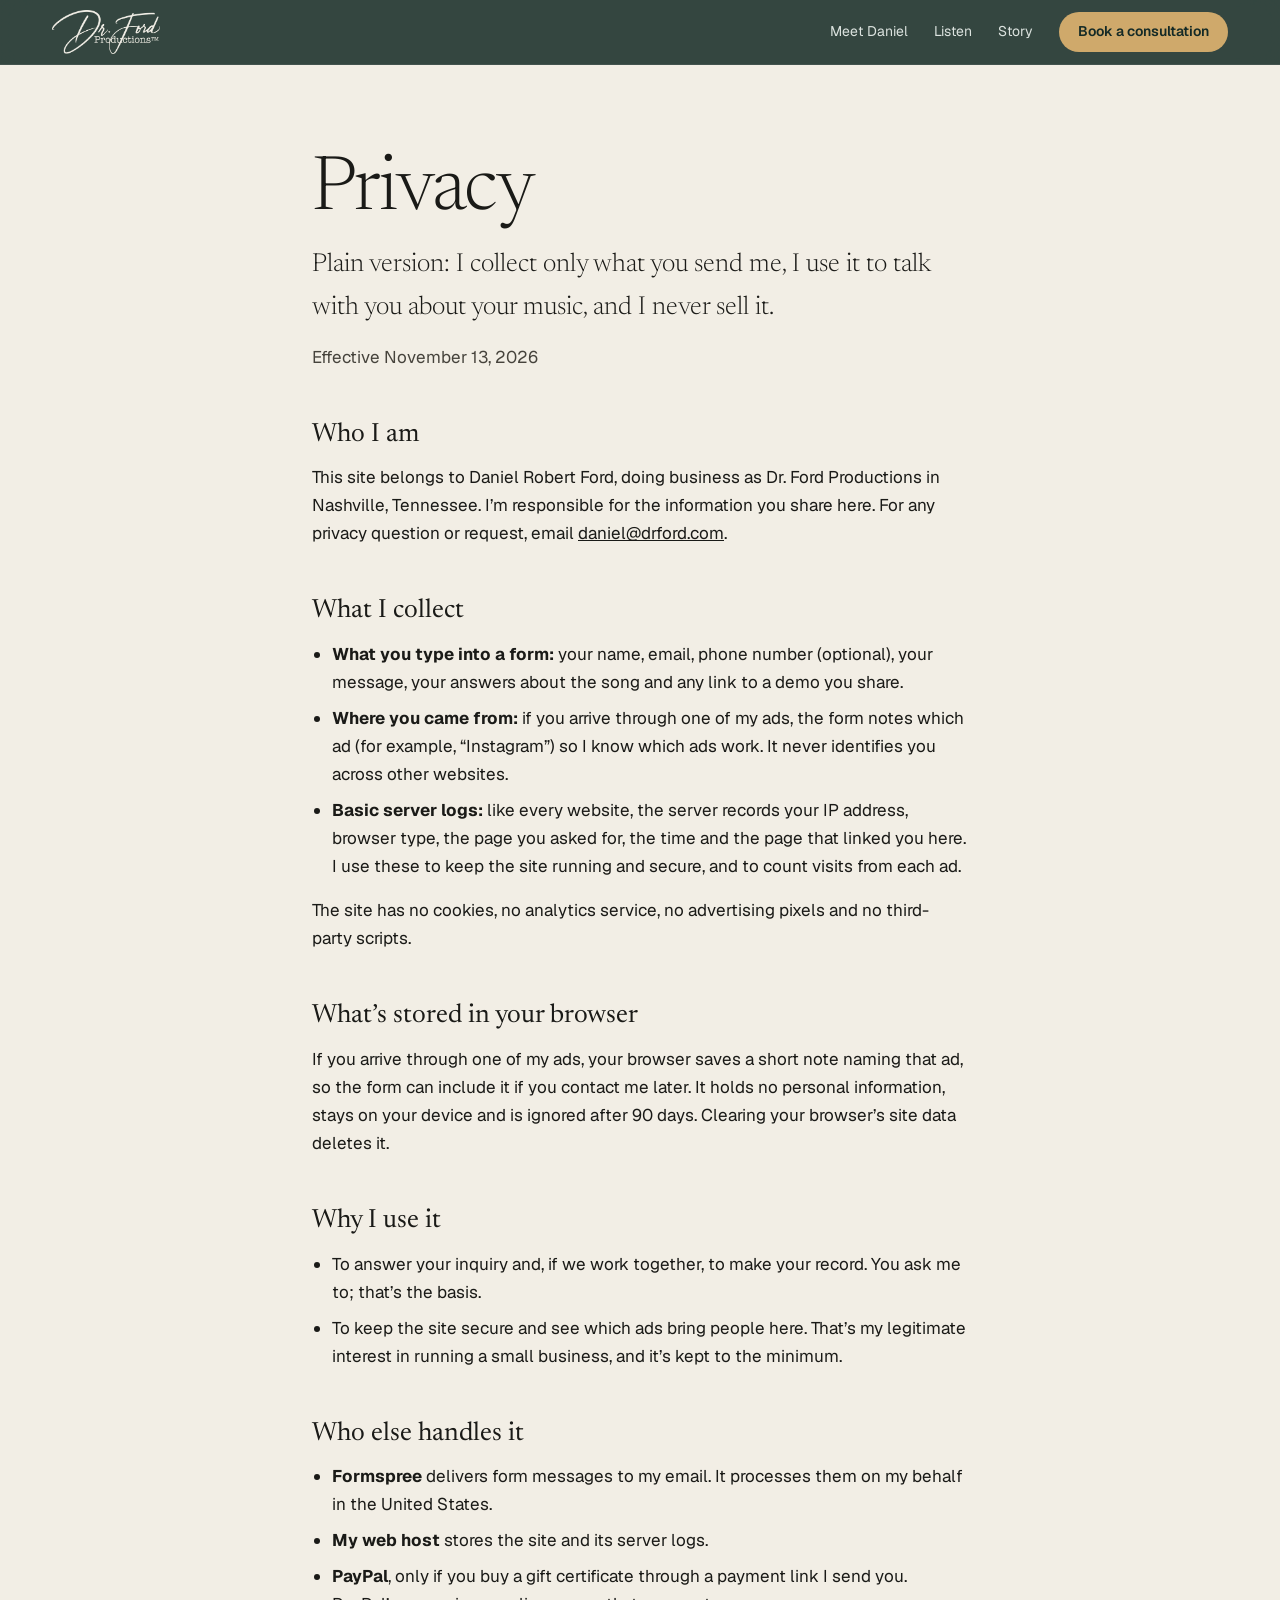
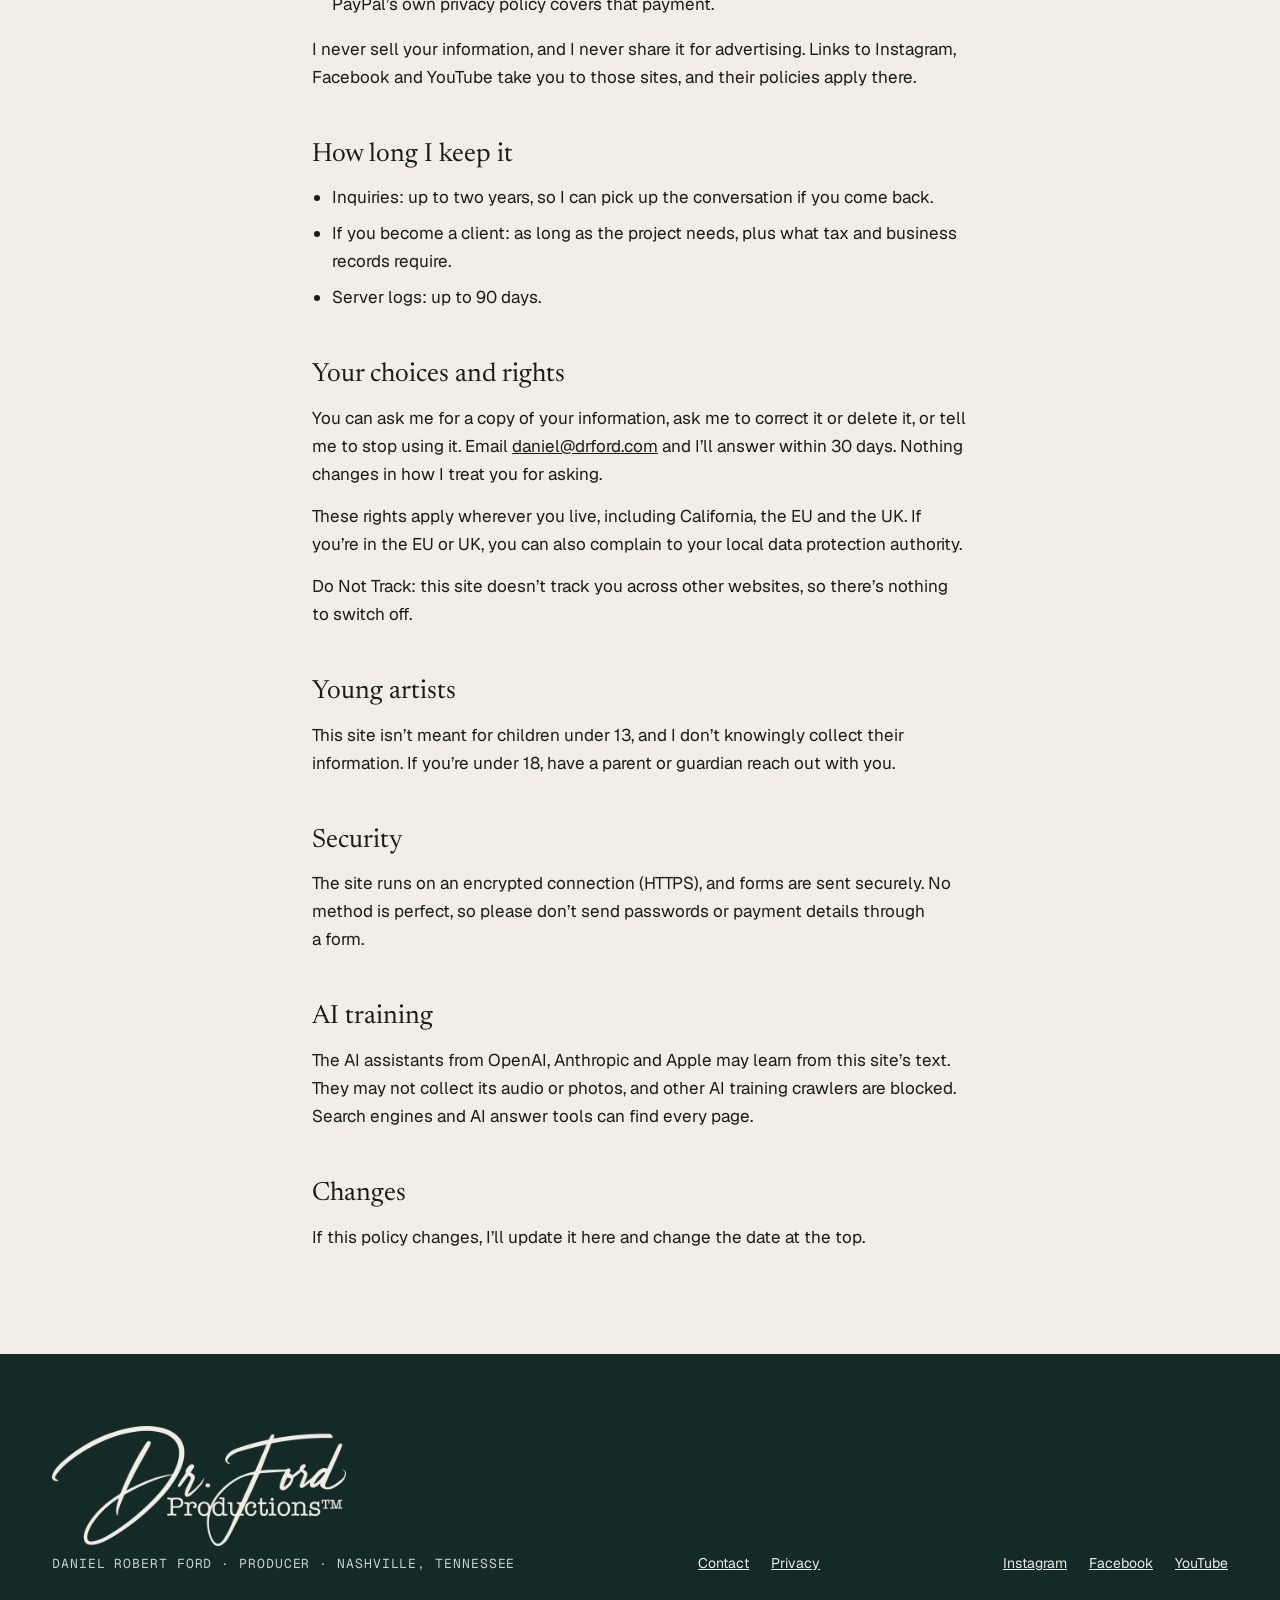
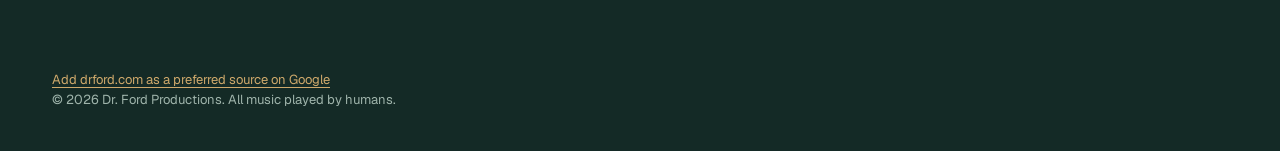
<file: privacy/index.html>
<!doctype html>
<html lang="en" class="no-js">
<head>
<meta charset="utf-8">
<meta name="viewport" content="width=device-width, initial-scale=1, viewport-fit=cover">
<title>Privacy Policy · Dr. Ford</title>
<meta name="description" content="How drford.com handles your information: what the forms collect, why, who processes it, how long it’s kept and how to ask for a copy or deletion.">
<link rel="canonical" href="https://www.drford.com/privacy/">
<meta name="robots" content="index, follow, max-image-preview:large, max-snippet:-1, max-video-preview:-1">
<meta name="author" content="Daniel Robert Ford">
<meta name="theme-color" content="#142A26">
<meta name="color-scheme" content="light">
<meta name="referrer" content="strict-origin-when-cross-origin">
<meta property="og:type" content="website">
<meta property="og:locale" content="en_US">
<meta property="og:site_name" content="Dr. Ford">
<meta property="og:title" content="Privacy Policy · Dr. Ford">
<meta property="og:description" content="How drford.com handles your information: what the forms collect, why, who processes it, how long it’s kept and how to ask for a copy or deletion.">
<meta property="og:url" content="https://www.drford.com/privacy/">
<meta property="og:image" content="https://www.drford.com/img/og.jpg">
<meta property="og:image:width" content="1200">
<meta property="og:image:height" content="630">
<meta property="og:image:alt" content="Daniel Robert Ford at a recording console, with the Dr. Ford logo">
<meta name="twitter:card" content="summary_large_image">
<link rel="icon" href="../favicon.ico" sizes="32x32">
<link rel="icon" href="../icon.png" type="image/png" sizes="512x512">
<link rel="apple-touch-icon" href="../apple-touch-icon.png">
<link rel="preload" href="../fonts/newsreader.woff2" as="font" type="font/woff2" crossorigin>
<link rel="preload" href="../fonts/geist.woff2" as="font" type="font/woff2" crossorigin>
<link rel="stylesheet" href="../css/site.16e63f3021.css">
<script src="../js/site.8de24c6fa2.js" defer></script>
<script type="application/ld+json">
{"@context":"https://schema.org","@graph":[{"@type":"WebPage","@id":"https://www.drford.com/privacy/#webpage","url":"https://www.drford.com/privacy/","name":"Privacy Policy · Dr. Ford","description":"How drford.com handles your information: what the forms collect, why, who processes it, how long it’s kept and how to ask for a copy or deletion.","isPartOf":{"@id":"https://www.drford.com/#website"},"inLanguage":"en-US","dateModified":"2026-11-13"},{"@type":"BreadcrumbList","itemListElement":[{"@type":"ListItem","position":1,"name":"Home","item":"https://www.drford.com/"},{"@type":"ListItem","position":2,"name":"Privacy","item":"https://www.drford.com/privacy/"}]}]}
</script>
</head>
<body>
<a class="skip" href="#main">Skip to content</a>

<header class="site-header" id="header">
  <nav class="wrap nav" aria-label="Main">
    <a class="nav-logo" href="../" aria-label="Dr. Ford Productions, home"><picture><source type="image/webp" srcset="../img/logo-cream-700.webp"><img src="../img/logo-cream-700.png" width="108" height="44" alt="Dr. Ford Productions" decoding="async"></picture></a>
    <div class="nav-links">
      <a href="../#hello">Meet Daniel</a>
      <a href="../#listen">Listen</a>
      <a href="../#story">Story</a>
      <a class="btn btn-brass" href="../#consult">Book a consultation</a>
    </div>
  </nav>
</header>

<main id="main">
<section class="section wrap legal" aria-labelledby="privacy-h">
  <h1 class="display h-l" id="privacy-h">Privacy</h1>
  <p class="lede">Plain version: I collect only what you send me, I use it to talk with you about your music, and I never sell it.</p>
  <p class="muted">Effective November 13, 2026</p>

  <h2>Who I am</h2>
  <p>This site belongs to Daniel Robert Ford, doing business as Dr. Ford Productions in Nashville, Tennessee. I’m responsible for the information you share here. For any privacy question or request, email <a href="mailto:daniel@drford.com">daniel@drford.com</a>.</p>

  <h2>What I collect</h2>
  <ul>
    <li><strong>What you type into a form:</strong> your name, email, phone number (optional), your message, your answers about the song and any link to a demo you share.</li>
    <li><strong>Where you came from:</strong> if you arrive through one of my ads, the form notes which ad (for example, “Instagram”) so I know which ads work. It never identifies you across other websites.</li>
    <li><strong>Basic server logs:</strong> like every website, the server records your IP address, browser type, the page you asked for, the time and the page that linked you here. I use these to keep the site running and secure, and to count visits from each ad.</li>
  </ul>
  <p>The site has no cookies, no analytics service, no advertising pixels and no third-party scripts.</p>

  <h2>What’s stored in your browser</h2>
  <p>If you arrive through one of my ads, your browser saves a short note naming that ad, so the form can include it if you contact me later. It holds no personal information, stays on your device and is ignored after 90 days. Clearing your browser’s site data deletes it.</p>

  <h2>Why I use it</h2>
  <ul>
    <li>To answer your inquiry and, if we work together, to make your record. You ask me to; that’s the basis.</li>
    <li>To keep the site secure and see which ads bring people here. That’s my legitimate interest in running a small business, and it’s kept to the minimum.</li>
  </ul>

  <h2>Who else handles it</h2>
  <ul>
    <li><strong>Formspree</strong> delivers form messages to my email. It processes them on my behalf in the United States.</li>
    <li><strong>My web host</strong> stores the site and its server logs.</li>
    <li><strong>PayPal</strong>, only if you buy a gift certificate through a payment link I send you. PayPal’s own privacy policy covers that payment.</li>
  </ul>
  <p>I never sell your information, and I never share it for advertising. Links to Instagram, Facebook and YouTube take you to those sites, and their policies apply there.</p>

  <h2>How long I keep it</h2>
  <ul>
    <li>Inquiries: up to two years, so I can pick up the conversation if you come back.</li>
    <li>If you become a client: as long as the project needs, plus what tax and business records require.</li>
    <li>Server logs: up to 90 days.</li>
  </ul>

  <h2>Your choices and rights</h2>
  <p>You can ask me for a copy of your information, ask me to correct it or delete it, or tell me to stop using it. Email <a href="mailto:daniel@drford.com">daniel@drford.com</a> and I’ll answer within 30 days. Nothing changes in how I treat you for asking.</p>
  <p>These rights apply wherever you live, including California, the EU and the UK. If you’re in the EU or UK, you can also complain to your local data protection authority.</p>
  <p>Do Not Track: this site doesn’t track you across other websites, so there’s nothing to switch off.</p>

  <h2>Young artists</h2>
  <p>This site isn’t meant for children under 13, and I don’t knowingly collect their information. If you’re under 18, have a parent or guardian reach out with you.</p>

  <h2>Security</h2>
  <p>The site runs on an encrypted connection (HTTPS), and forms are sent securely. No method is perfect, so please don’t send passwords or payment details through a form.</p>

  <h2>AI training</h2>
  <p>The AI assistants from OpenAI, Anthropic and Apple may learn from this site’s text. They may not collect its audio or photos, and other AI training crawlers are blocked. Search engines and AI answer tools can find every page.</p>

  <h2>Changes</h2>
  <p>If this policy changes, I’ll update it here and change the date at the top.</p>
</section>
</main>

<footer class="site-footer">
  <div class="wrap foot">
    <div>
      <picture><source type="image/webp" srcset="../img/logo-cream-700.webp"><img src="../img/logo-cream-700.png" width="294" height="120" alt="Dr. Ford Productions" decoding="async"></picture>
      <span class="mono">Daniel Robert Ford · Producer · Nashville, Tennessee</span>
    </div>
    <nav aria-label="Services" class="foot-links">
      <a href="../contact/">Contact</a>
      <a href="../privacy/">Privacy</a>
    </nav>
    <nav aria-label="Social">
      <a href="https://www.instagram.com/drfordmusic/" rel="noopener noreferrer" target="_blank">Instagram</a>
      <a href="https://www.facebook.com/drfordmusic" rel="noopener noreferrer" target="_blank">Facebook</a>
      <a href="https://www.youtube.com/@drfordmusic" rel="noopener noreferrer" target="_blank">YouTube</a>
    </nav>
  </div>
  <p class="wrap copy pref-src"><a href="https://www.google.com/preferences/source?q=drford.com" rel="noopener noreferrer" target="_blank">Add drford.com as a preferred source on Google</a></p>
  <p class="wrap copy">© <span id="year">2027</span> Dr. Ford Productions. All music played by humans.</p>
</footer>

</body>
</html>
</file>
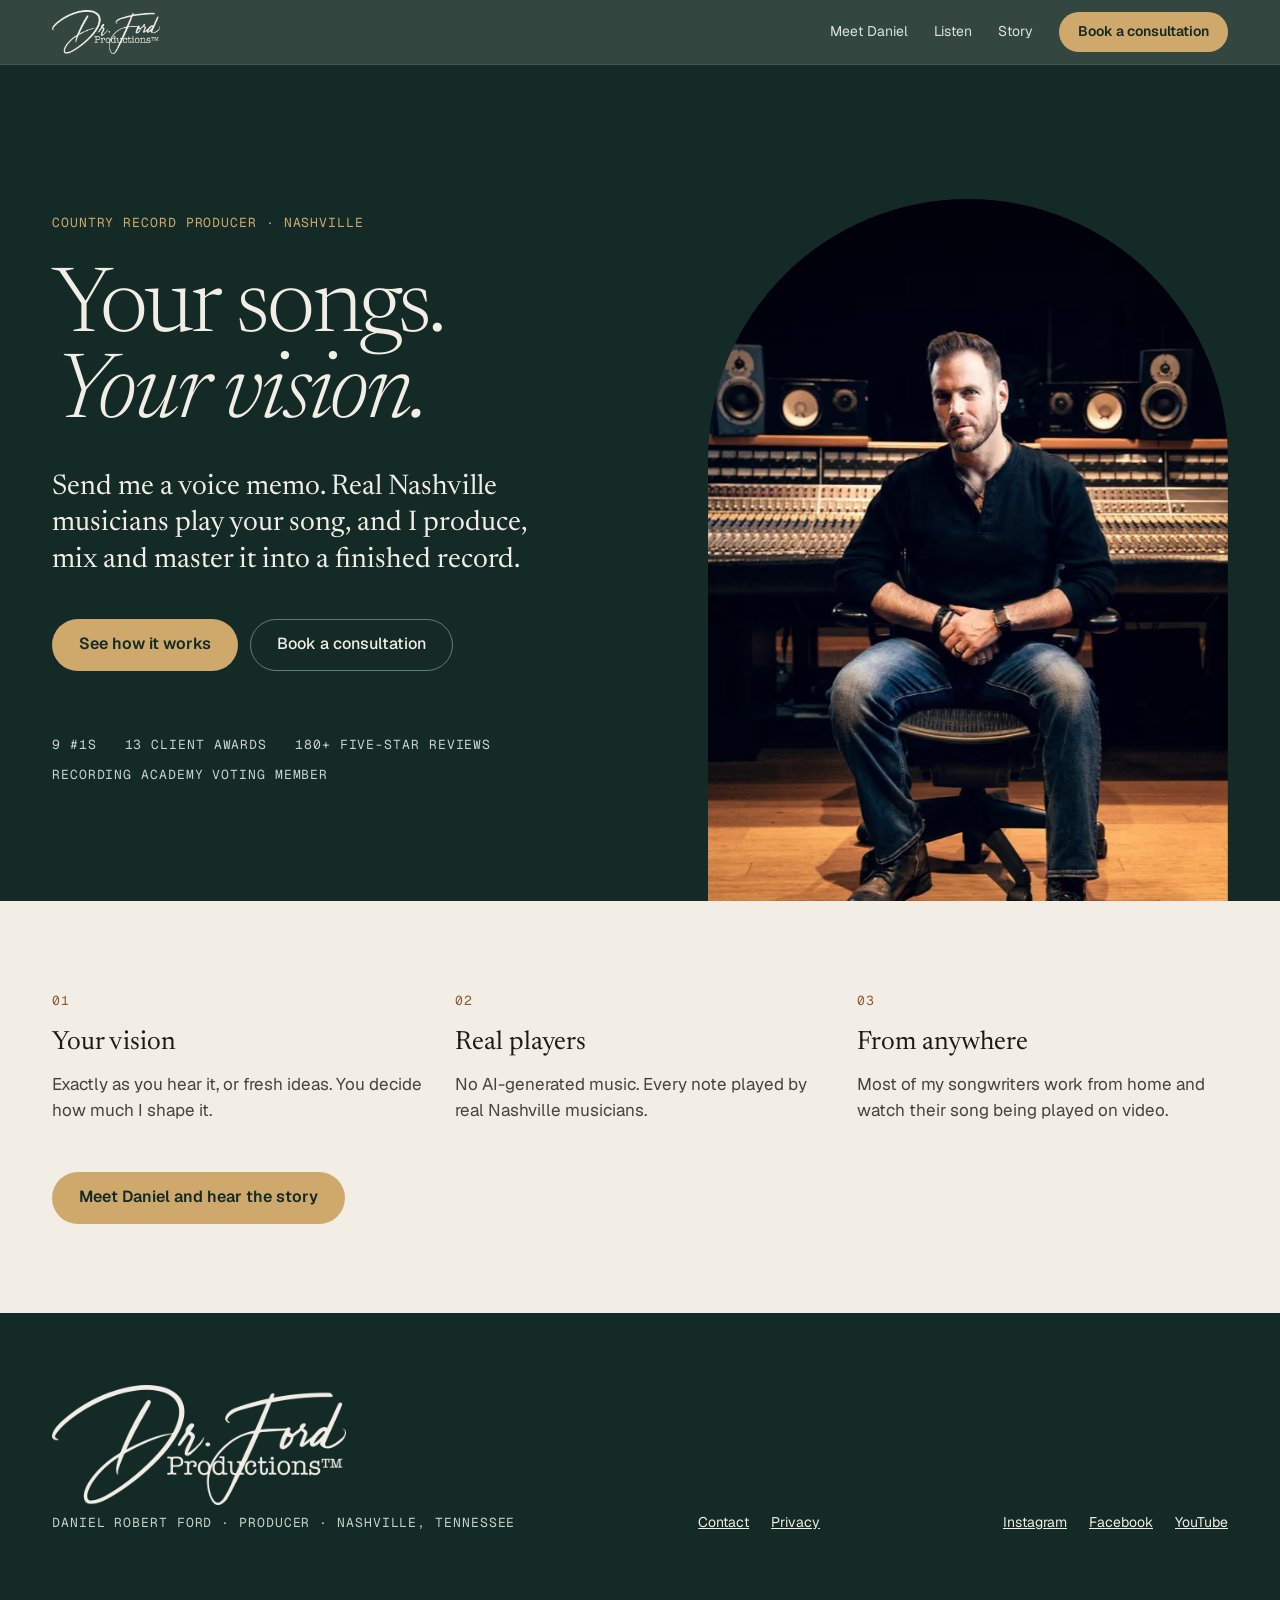
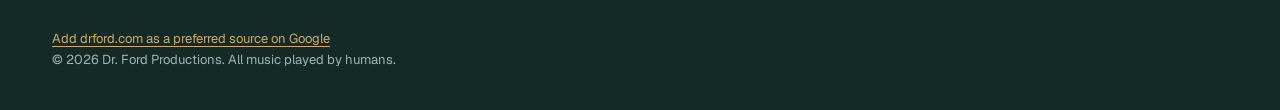
<file: go/facebook/index.html>
<!doctype html>
<html lang="en" class="no-js">
<head>
<meta charset="utf-8">
<meta name="viewport" content="width=device-width, initial-scale=1, viewport-fit=cover">
<title>Dr. Ford · Your songs. Your vision.</title>
<meta name="description" content="Nashville country producer Daniel Robert Ford turns your voice memo into a finished record, played by real Nashville session musicians.">
<link rel="canonical" href="https://www.drford.com/go/facebook/">
<meta name="robots" content="noindex, follow">
<meta name="author" content="Daniel Robert Ford">
<meta name="theme-color" content="#142A26">
<meta name="color-scheme" content="light">
<meta name="referrer" content="strict-origin-when-cross-origin">
<meta property="og:type" content="website">
<meta property="og:locale" content="en_US">
<meta property="og:site_name" content="Dr. Ford">
<meta property="og:title" content="Dr. Ford · Your songs. Your vision.">
<meta property="og:description" content="Nashville country producer Daniel Robert Ford turns your voice memo into a finished record, played by real Nashville session musicians.">
<meta property="og:url" content="https://www.drford.com/go/facebook/">
<meta property="og:image" content="https://www.drford.com/img/og.jpg">
<meta property="og:image:width" content="1200">
<meta property="og:image:height" content="630">
<meta property="og:image:alt" content="Daniel Robert Ford at a recording console, with the Dr. Ford logo">
<meta name="twitter:card" content="summary_large_image">
<link rel="icon" href="../../favicon.ico" sizes="32x32">
<link rel="icon" href="../../icon.png" type="image/png" sizes="512x512">
<link rel="apple-touch-icon" href="../../apple-touch-icon.png">
<link rel="preload" href="../../fonts/newsreader.woff2" as="font" type="font/woff2" crossorigin>
<link rel="preload" href="../../fonts/geist.woff2" as="font" type="font/woff2" crossorigin>
<link rel="stylesheet" href="../../css/site.16e63f3021.css">
<script src="../../js/site.8de24c6fa2.js" defer></script>
<script type="application/ld+json">
{"@context":"https://schema.org","@graph":[{"@type":"WebPage","@id":"https://www.drford.com/go/facebook/#webpage","url":"https://www.drford.com/go/facebook/","name":"Dr. Ford · Your songs. Your vision.","description":"Nashville country producer Daniel Robert Ford turns your voice memo into a finished record, played by real Nashville session musicians.","isPartOf":{"@id":"https://www.drford.com/#website"},"inLanguage":"en-US","dateModified":"2026-11-06"}]}
</script>
</head>
<body data-source="Facebook">
<a class="skip" href="#main">Skip to content</a>

<header class="site-header" id="header">
  <nav class="wrap nav" aria-label="Main">
    <a class="nav-logo" href="../../" aria-label="Dr. Ford Productions, home"><picture><source type="image/webp" srcset="../../img/logo-cream-700.webp"><img src="../../img/logo-cream-700.png" width="108" height="44" alt="Dr. Ford Productions" decoding="async"></picture></a>
    <div class="nav-links">
      <a href="../../#hello">Meet Daniel</a>
      <a href="../../#listen">Listen</a>
      <a href="../../#story">Story</a>
      <a class="btn btn-brass" href="../../#consult">Book a consultation</a>
    </div>
  </nav>
</header>

<main id="main">
<section class="hero" aria-label="Introduction">
  <div class="wrap hero-grid">
    <div class="hero-copy">
      <p class="mono hero-kicker">Country record producer · Nashville</p>
      <h1 class="display h-xl">Your songs. <br><em>Your vision.</em></h1>
      <p class="hero-sub">Send me a voice memo. Real Nashville musicians play your song, and I produce, mix and master it into a finished record.</p>
      <div class="hero-ctas">
        <a class="btn btn-brass" href="../../">See how it works</a>
        <a class="btn btn-ghost" href="../../#consult">Book a consultation</a>
      </div>
      <p class="mono hero-proof"><span>9 #1s</span><span>13 client awards</span><span>180+ five-star reviews</span><span>Recording Academy voting member</span></p>
    </div>
    <div class="hero-photo">
      <div class="frame"><picture><source type="image/avif" srcset="../../img/hero-480.avif 480w, ../../img/hero-800.avif 800w, ../../img/hero-1200.avif 1200w" sizes="(max-width: 760px) 100vw, 50vw"><source type="image/webp" srcset="../../img/hero-480.webp 480w, ../../img/hero-800.webp 800w, ../../img/hero-1200.webp 1200w" sizes="(max-width: 760px) 100vw, 50vw"><img class="parallax" src="../../img/hero-800.jpg" srcset="../../img/hero-480.jpg 480w, ../../img/hero-800.jpg 800w, ../../img/hero-1200.jpg 1200w" sizes="(max-width: 760px) 100vw, 50vw" width="1200" height="1500" alt="Daniel Robert Ford seated in front of a large-format recording console, looking into the camera" loading="eager" fetchpriority="high" decoding="async"></picture></div>
    </div>
  </div>
</section>

<section class="section wrap" aria-labelledby="why-h">
  <h2 class="sr-only" id="why-h">Why songwriters work with Daniel</h2>
  <ol class="process">
    <li class="rv"><p class="mono">01</p><strong>Your vision</strong><p>Exactly as you hear it, or fresh ideas. You decide how much I shape it.</p></li>
    <li class="rv"><p class="mono">02</p><strong>Real players</strong><p>No AI-generated music. Every note played by real Nashville musicians.</p></li>
    <li class="rv"><p class="mono">03</p><strong>From anywhere</strong><p>Most of my songwriters work from home and watch their song being played on video.</p></li>
  </ol>
  <p class="hero-ctas landing-cta rv"><a class="btn btn-brass" href="../../">Meet Daniel and hear the story</a></p>
</section>

</main>

<footer class="site-footer">
  <div class="wrap foot">
    <div>
      <picture><source type="image/webp" srcset="../../img/logo-cream-700.webp"><img src="../../img/logo-cream-700.png" width="294" height="120" alt="Dr. Ford Productions" decoding="async"></picture>
      <span class="mono">Daniel Robert Ford · Producer · Nashville, Tennessee</span>
    </div>
    <nav aria-label="Services" class="foot-links">
      <a href="../../contact/">Contact</a>
      <a href="../../privacy/">Privacy</a>
    </nav>
    <nav aria-label="Social">
      <a href="https://www.instagram.com/drfordmusic/" rel="noopener noreferrer" target="_blank">Instagram</a>
      <a href="https://www.facebook.com/drfordmusic" rel="noopener noreferrer" target="_blank">Facebook</a>
      <a href="https://www.youtube.com/@drfordmusic" rel="noopener noreferrer" target="_blank">YouTube</a>
    </nav>
  </div>
  <p class="wrap copy pref-src"><a href="https://www.google.com/preferences/source?q=drford.com" rel="noopener noreferrer" target="_blank">Add drford.com as a preferred source on Google</a></p>
  <p class="wrap copy">© <span id="year">2027</span> Dr. Ford Productions. All music played by humans.</p>
</footer>

</body>
</html>
</file>
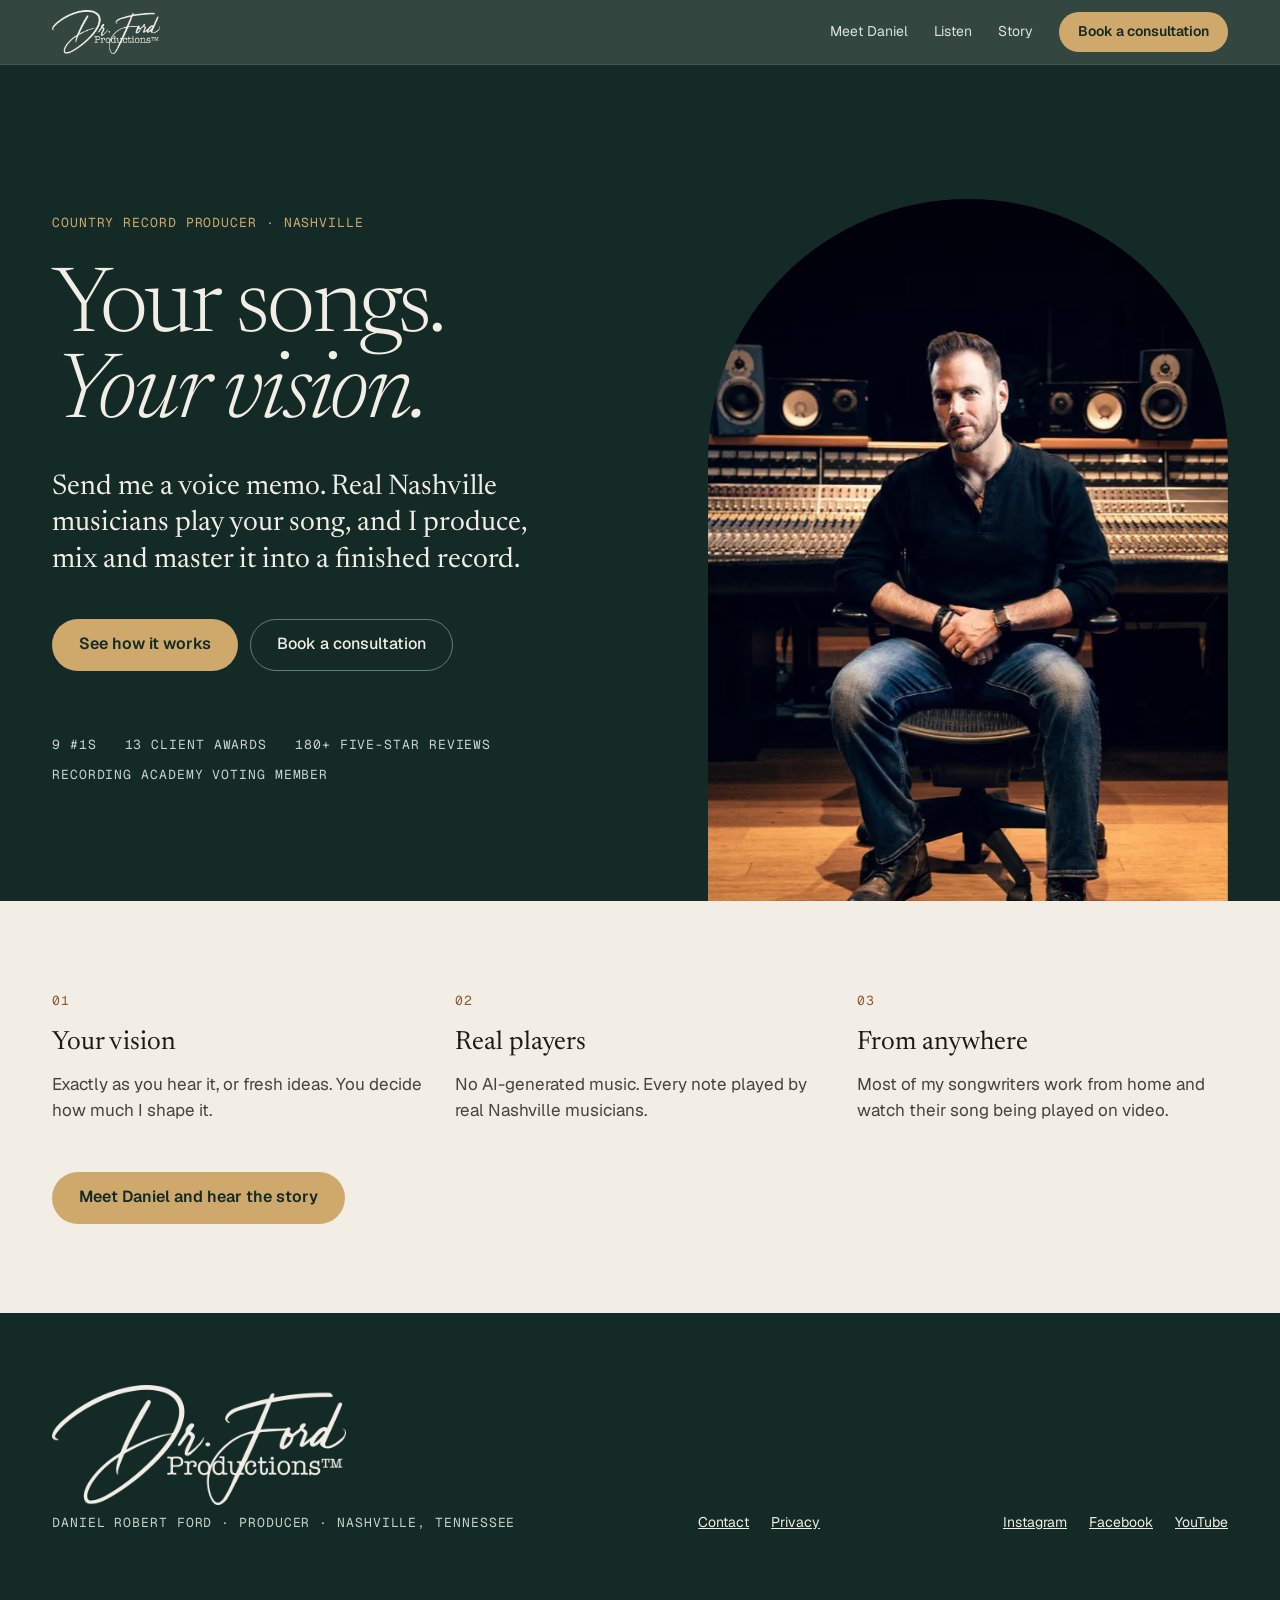
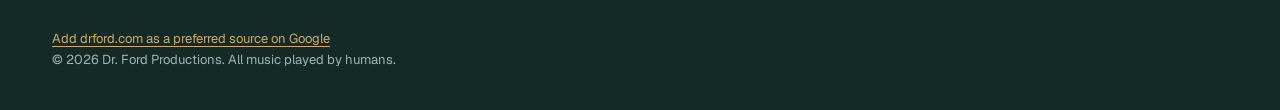
<file: go/google/index.html>
<!doctype html>
<html lang="en" class="no-js">
<head>
<meta charset="utf-8">
<meta name="viewport" content="width=device-width, initial-scale=1, viewport-fit=cover">
<title>Dr. Ford · Your songs. Your vision.</title>
<meta name="description" content="Nashville country producer Daniel Robert Ford turns your voice memo into a finished record, played by real Nashville session musicians.">
<link rel="canonical" href="https://www.drford.com/go/google/">
<meta name="robots" content="noindex, follow">
<meta name="author" content="Daniel Robert Ford">
<meta name="theme-color" content="#142A26">
<meta name="color-scheme" content="light">
<meta name="referrer" content="strict-origin-when-cross-origin">
<meta property="og:type" content="website">
<meta property="og:locale" content="en_US">
<meta property="og:site_name" content="Dr. Ford">
<meta property="og:title" content="Dr. Ford · Your songs. Your vision.">
<meta property="og:description" content="Nashville country producer Daniel Robert Ford turns your voice memo into a finished record, played by real Nashville session musicians.">
<meta property="og:url" content="https://www.drford.com/go/google/">
<meta property="og:image" content="https://www.drford.com/img/og.jpg">
<meta property="og:image:width" content="1200">
<meta property="og:image:height" content="630">
<meta property="og:image:alt" content="Daniel Robert Ford at a recording console, with the Dr. Ford logo">
<meta name="twitter:card" content="summary_large_image">
<link rel="icon" href="../../favicon.ico" sizes="32x32">
<link rel="icon" href="../../icon.png" type="image/png" sizes="512x512">
<link rel="apple-touch-icon" href="../../apple-touch-icon.png">
<link rel="preload" href="../../fonts/newsreader.woff2" as="font" type="font/woff2" crossorigin>
<link rel="preload" href="../../fonts/geist.woff2" as="font" type="font/woff2" crossorigin>
<link rel="stylesheet" href="../../css/site.16e63f3021.css">
<script src="../../js/site.8de24c6fa2.js" defer></script>
<script type="application/ld+json">
{"@context":"https://schema.org","@graph":[{"@type":"WebPage","@id":"https://www.drford.com/go/google/#webpage","url":"https://www.drford.com/go/google/","name":"Dr. Ford · Your songs. Your vision.","description":"Nashville country producer Daniel Robert Ford turns your voice memo into a finished record, played by real Nashville session musicians.","isPartOf":{"@id":"https://www.drford.com/#website"},"inLanguage":"en-US","dateModified":"2026-11-06"}]}
</script>
</head>
<body data-source="Google Search">
<a class="skip" href="#main">Skip to content</a>

<header class="site-header" id="header">
  <nav class="wrap nav" aria-label="Main">
    <a class="nav-logo" href="../../" aria-label="Dr. Ford Productions, home"><picture><source type="image/webp" srcset="../../img/logo-cream-700.webp"><img src="../../img/logo-cream-700.png" width="108" height="44" alt="Dr. Ford Productions" decoding="async"></picture></a>
    <div class="nav-links">
      <a href="../../#hello">Meet Daniel</a>
      <a href="../../#listen">Listen</a>
      <a href="../../#story">Story</a>
      <a class="btn btn-brass" href="../../#consult">Book a consultation</a>
    </div>
  </nav>
</header>

<main id="main">
<section class="hero" aria-label="Introduction">
  <div class="wrap hero-grid">
    <div class="hero-copy">
      <p class="mono hero-kicker">Country record producer · Nashville</p>
      <h1 class="display h-xl">Your songs. <br><em>Your vision.</em></h1>
      <p class="hero-sub">Send me a voice memo. Real Nashville musicians play your song, and I produce, mix and master it into a finished record.</p>
      <div class="hero-ctas">
        <a class="btn btn-brass" href="../../">See how it works</a>
        <a class="btn btn-ghost" href="../../#consult">Book a consultation</a>
      </div>
      <p class="mono hero-proof"><span>9 #1s</span><span>13 client awards</span><span>180+ five-star reviews</span><span>Recording Academy voting member</span></p>
    </div>
    <div class="hero-photo">
      <div class="frame"><picture><source type="image/avif" srcset="../../img/hero-480.avif 480w, ../../img/hero-800.avif 800w, ../../img/hero-1200.avif 1200w" sizes="(max-width: 760px) 100vw, 50vw"><source type="image/webp" srcset="../../img/hero-480.webp 480w, ../../img/hero-800.webp 800w, ../../img/hero-1200.webp 1200w" sizes="(max-width: 760px) 100vw, 50vw"><img class="parallax" src="../../img/hero-800.jpg" srcset="../../img/hero-480.jpg 480w, ../../img/hero-800.jpg 800w, ../../img/hero-1200.jpg 1200w" sizes="(max-width: 760px) 100vw, 50vw" width="1200" height="1500" alt="Daniel Robert Ford seated in front of a large-format recording console, looking into the camera" loading="eager" fetchpriority="high" decoding="async"></picture></div>
    </div>
  </div>
</section>

<section class="section wrap" aria-labelledby="why-h">
  <h2 class="sr-only" id="why-h">Why songwriters work with Daniel</h2>
  <ol class="process">
    <li class="rv"><p class="mono">01</p><strong>Your vision</strong><p>Exactly as you hear it, or fresh ideas. You decide how much I shape it.</p></li>
    <li class="rv"><p class="mono">02</p><strong>Real players</strong><p>No AI-generated music. Every note played by real Nashville musicians.</p></li>
    <li class="rv"><p class="mono">03</p><strong>From anywhere</strong><p>Most of my songwriters work from home and watch their song being played on video.</p></li>
  </ol>
  <p class="hero-ctas landing-cta rv"><a class="btn btn-brass" href="../../">Meet Daniel and hear the story</a></p>
</section>

</main>

<footer class="site-footer">
  <div class="wrap foot">
    <div>
      <picture><source type="image/webp" srcset="../../img/logo-cream-700.webp"><img src="../../img/logo-cream-700.png" width="294" height="120" alt="Dr. Ford Productions" decoding="async"></picture>
      <span class="mono">Daniel Robert Ford · Producer · Nashville, Tennessee</span>
    </div>
    <nav aria-label="Services" class="foot-links">
      <a href="../../contact/">Contact</a>
      <a href="../../privacy/">Privacy</a>
    </nav>
    <nav aria-label="Social">
      <a href="https://www.instagram.com/drfordmusic/" rel="noopener noreferrer" target="_blank">Instagram</a>
      <a href="https://www.facebook.com/drfordmusic" rel="noopener noreferrer" target="_blank">Facebook</a>
      <a href="https://www.youtube.com/@drfordmusic" rel="noopener noreferrer" target="_blank">YouTube</a>
    </nav>
  </div>
  <p class="wrap copy pref-src"><a href="https://www.google.com/preferences/source?q=drford.com" rel="noopener noreferrer" target="_blank">Add drford.com as a preferred source on Google</a></p>
  <p class="wrap copy">© <span id="year">2027</span> Dr. Ford Productions. All music played by humans.</p>
</footer>

</body>
</html>
</file>
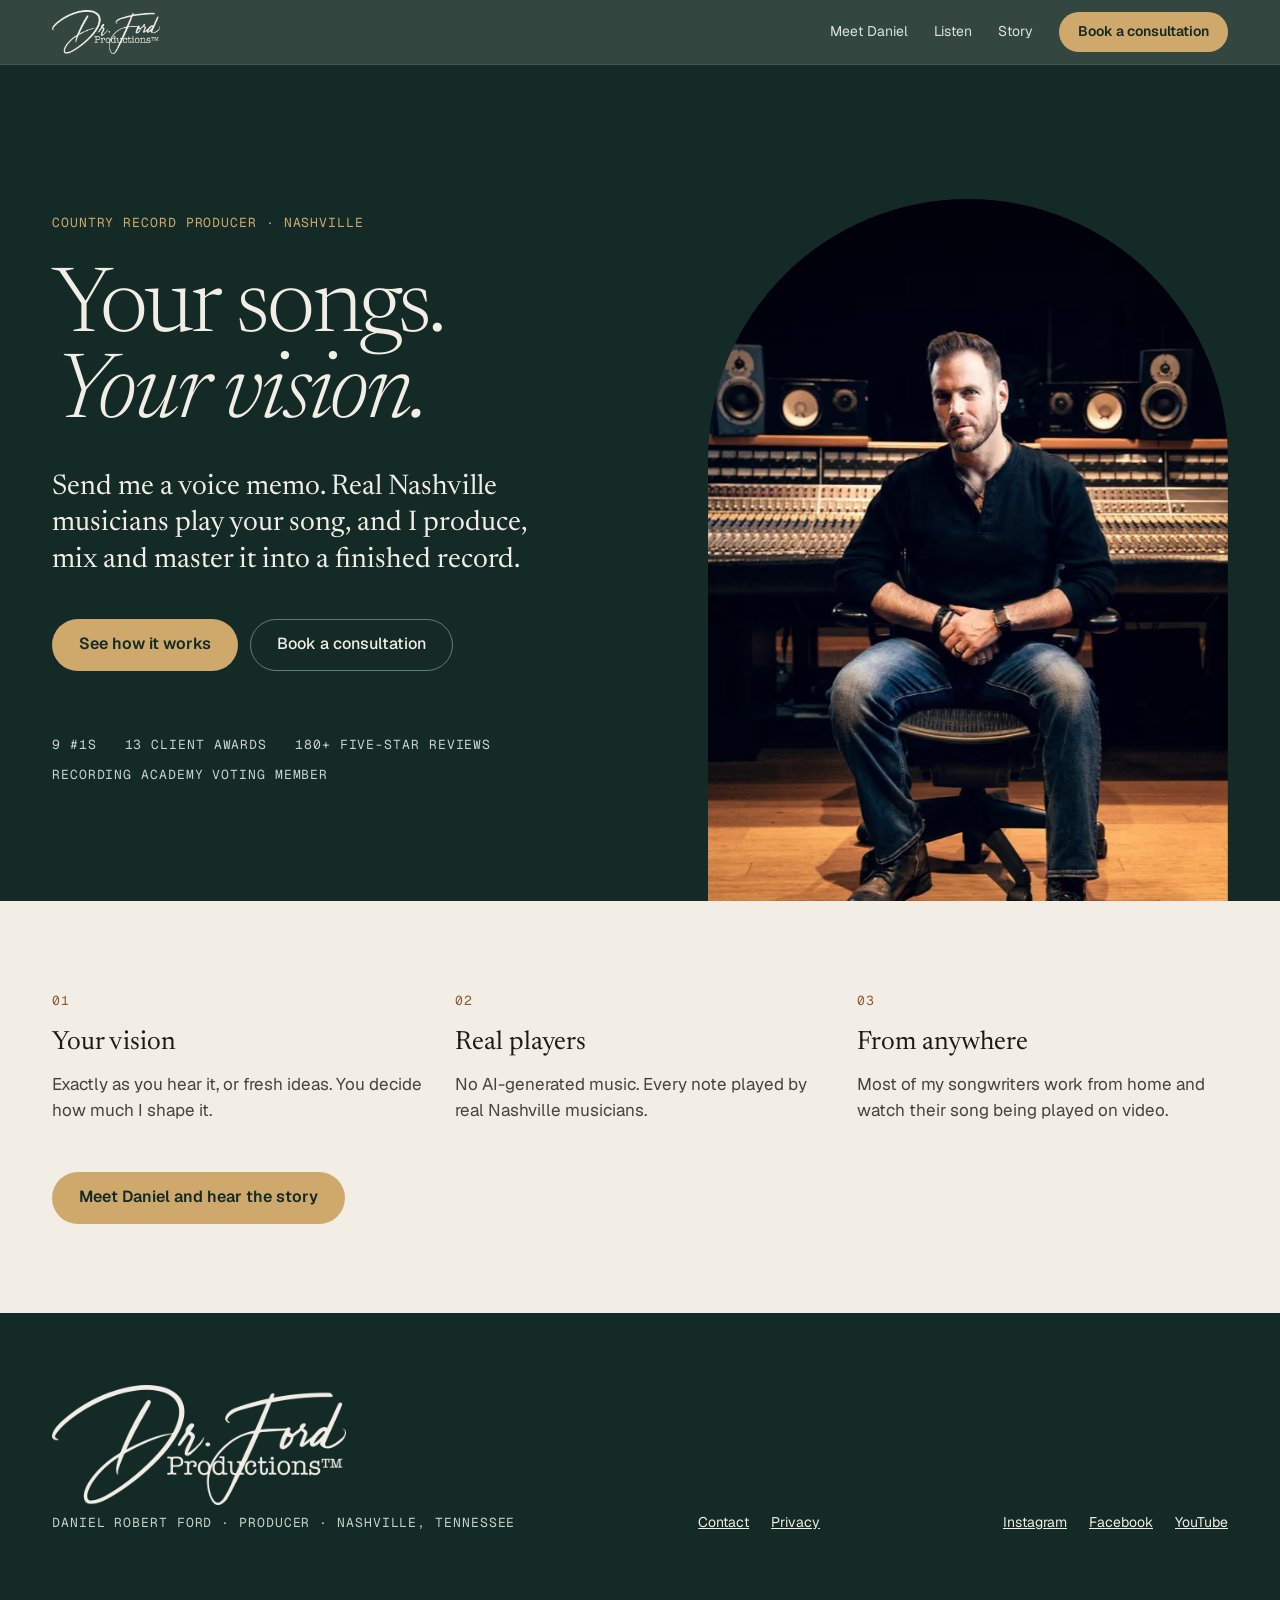
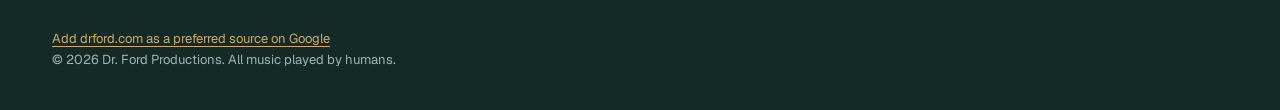
<file: go/instagram/index.html>
<!doctype html>
<html lang="en" class="no-js">
<head>
<meta charset="utf-8">
<meta name="viewport" content="width=device-width, initial-scale=1, viewport-fit=cover">
<title>Dr. Ford · Your songs. Your vision.</title>
<meta name="description" content="Nashville country producer Daniel Robert Ford turns your voice memo into a finished record, played by real Nashville session musicians.">
<link rel="canonical" href="https://www.drford.com/go/instagram/">
<meta name="robots" content="noindex, follow">
<meta name="author" content="Daniel Robert Ford">
<meta name="theme-color" content="#142A26">
<meta name="color-scheme" content="light">
<meta name="referrer" content="strict-origin-when-cross-origin">
<meta property="og:type" content="website">
<meta property="og:locale" content="en_US">
<meta property="og:site_name" content="Dr. Ford">
<meta property="og:title" content="Dr. Ford · Your songs. Your vision.">
<meta property="og:description" content="Nashville country producer Daniel Robert Ford turns your voice memo into a finished record, played by real Nashville session musicians.">
<meta property="og:url" content="https://www.drford.com/go/instagram/">
<meta property="og:image" content="https://www.drford.com/img/og.jpg">
<meta property="og:image:width" content="1200">
<meta property="og:image:height" content="630">
<meta property="og:image:alt" content="Daniel Robert Ford at a recording console, with the Dr. Ford logo">
<meta name="twitter:card" content="summary_large_image">
<link rel="icon" href="../../favicon.ico" sizes="32x32">
<link rel="icon" href="../../icon.png" type="image/png" sizes="512x512">
<link rel="apple-touch-icon" href="../../apple-touch-icon.png">
<link rel="preload" href="../../fonts/newsreader.woff2" as="font" type="font/woff2" crossorigin>
<link rel="preload" href="../../fonts/geist.woff2" as="font" type="font/woff2" crossorigin>
<link rel="stylesheet" href="../../css/site.16e63f3021.css">
<script src="../../js/site.8de24c6fa2.js" defer></script>
<script type="application/ld+json">
{"@context":"https://schema.org","@graph":[{"@type":"WebPage","@id":"https://www.drford.com/go/instagram/#webpage","url":"https://www.drford.com/go/instagram/","name":"Dr. Ford · Your songs. Your vision.","description":"Nashville country producer Daniel Robert Ford turns your voice memo into a finished record, played by real Nashville session musicians.","isPartOf":{"@id":"https://www.drford.com/#website"},"inLanguage":"en-US","dateModified":"2026-11-06"}]}
</script>
</head>
<body data-source="Instagram">
<a class="skip" href="#main">Skip to content</a>

<header class="site-header" id="header">
  <nav class="wrap nav" aria-label="Main">
    <a class="nav-logo" href="../../" aria-label="Dr. Ford Productions, home"><picture><source type="image/webp" srcset="../../img/logo-cream-700.webp"><img src="../../img/logo-cream-700.png" width="108" height="44" alt="Dr. Ford Productions" decoding="async"></picture></a>
    <div class="nav-links">
      <a href="../../#hello">Meet Daniel</a>
      <a href="../../#listen">Listen</a>
      <a href="../../#story">Story</a>
      <a class="btn btn-brass" href="../../#consult">Book a consultation</a>
    </div>
  </nav>
</header>

<main id="main">
<section class="hero" aria-label="Introduction">
  <div class="wrap hero-grid">
    <div class="hero-copy">
      <p class="mono hero-kicker">Country record producer · Nashville</p>
      <h1 class="display h-xl">Your songs. <br><em>Your vision.</em></h1>
      <p class="hero-sub">Send me a voice memo. Real Nashville musicians play your song, and I produce, mix and master it into a finished record.</p>
      <div class="hero-ctas">
        <a class="btn btn-brass" href="../../">See how it works</a>
        <a class="btn btn-ghost" href="../../#consult">Book a consultation</a>
      </div>
      <p class="mono hero-proof"><span>9 #1s</span><span>13 client awards</span><span>180+ five-star reviews</span><span>Recording Academy voting member</span></p>
    </div>
    <div class="hero-photo">
      <div class="frame"><picture><source type="image/avif" srcset="../../img/hero-480.avif 480w, ../../img/hero-800.avif 800w, ../../img/hero-1200.avif 1200w" sizes="(max-width: 760px) 100vw, 50vw"><source type="image/webp" srcset="../../img/hero-480.webp 480w, ../../img/hero-800.webp 800w, ../../img/hero-1200.webp 1200w" sizes="(max-width: 760px) 100vw, 50vw"><img class="parallax" src="../../img/hero-800.jpg" srcset="../../img/hero-480.jpg 480w, ../../img/hero-800.jpg 800w, ../../img/hero-1200.jpg 1200w" sizes="(max-width: 760px) 100vw, 50vw" width="1200" height="1500" alt="Daniel Robert Ford seated in front of a large-format recording console, looking into the camera" loading="eager" fetchpriority="high" decoding="async"></picture></div>
    </div>
  </div>
</section>

<section class="section wrap" aria-labelledby="why-h">
  <h2 class="sr-only" id="why-h">Why songwriters work with Daniel</h2>
  <ol class="process">
    <li class="rv"><p class="mono">01</p><strong>Your vision</strong><p>Exactly as you hear it, or fresh ideas. You decide how much I shape it.</p></li>
    <li class="rv"><p class="mono">02</p><strong>Real players</strong><p>No AI-generated music. Every note played by real Nashville musicians.</p></li>
    <li class="rv"><p class="mono">03</p><strong>From anywhere</strong><p>Most of my songwriters work from home and watch their song being played on video.</p></li>
  </ol>
  <p class="hero-ctas landing-cta rv"><a class="btn btn-brass" href="../../">Meet Daniel and hear the story</a></p>
</section>

</main>

<footer class="site-footer">
  <div class="wrap foot">
    <div>
      <picture><source type="image/webp" srcset="../../img/logo-cream-700.webp"><img src="../../img/logo-cream-700.png" width="294" height="120" alt="Dr. Ford Productions" decoding="async"></picture>
      <span class="mono">Daniel Robert Ford · Producer · Nashville, Tennessee</span>
    </div>
    <nav aria-label="Services" class="foot-links">
      <a href="../../contact/">Contact</a>
      <a href="../../privacy/">Privacy</a>
    </nav>
    <nav aria-label="Social">
      <a href="https://www.instagram.com/drfordmusic/" rel="noopener noreferrer" target="_blank">Instagram</a>
      <a href="https://www.facebook.com/drfordmusic" rel="noopener noreferrer" target="_blank">Facebook</a>
      <a href="https://www.youtube.com/@drfordmusic" rel="noopener noreferrer" target="_blank">YouTube</a>
    </nav>
  </div>
  <p class="wrap copy pref-src"><a href="https://www.google.com/preferences/source?q=drford.com" rel="noopener noreferrer" target="_blank">Add drford.com as a preferred source on Google</a></p>
  <p class="wrap copy">© <span id="year">2027</span> Dr. Ford Productions. All music played by humans.</p>
</footer>

</body>
</html>
</file>
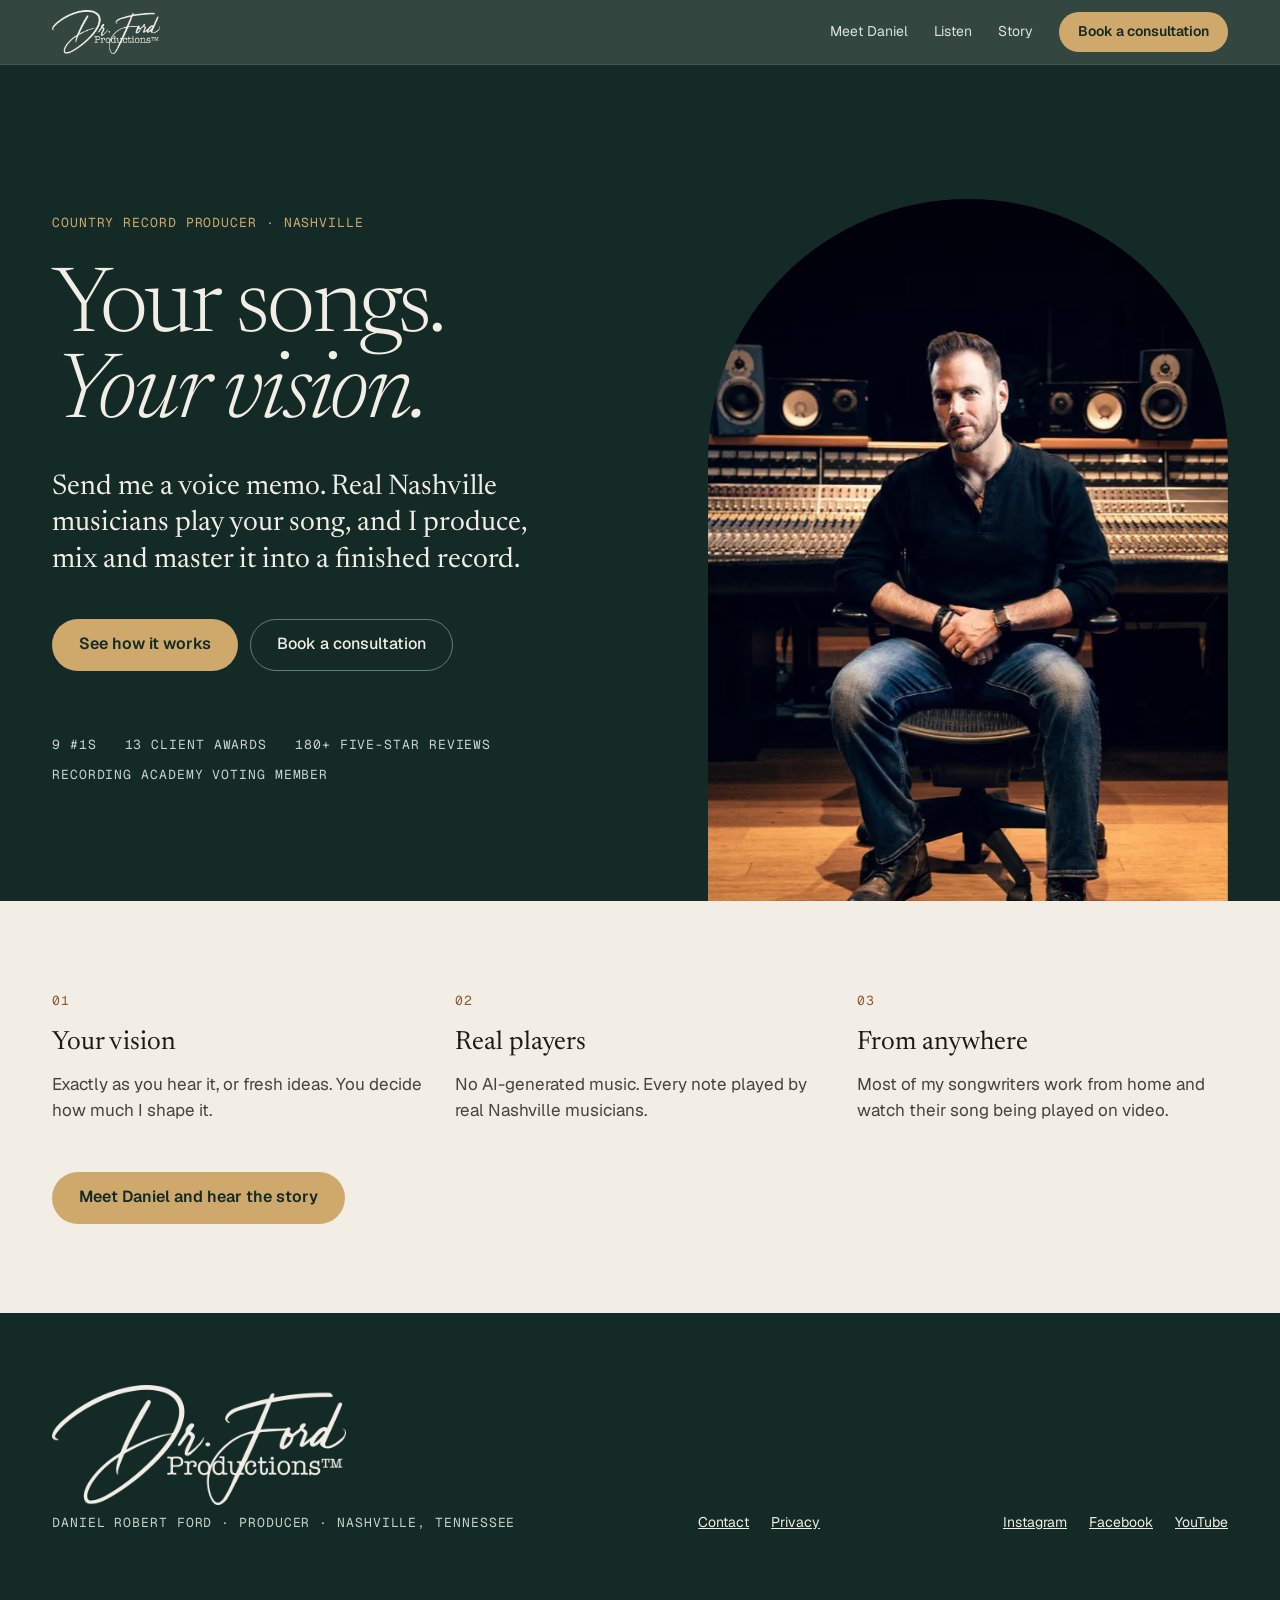
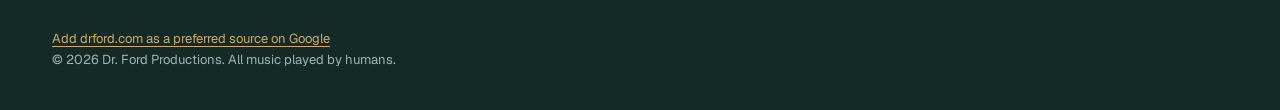
<file: go/tiktok/index.html>
<!doctype html>
<html lang="en" class="no-js">
<head>
<meta charset="utf-8">
<meta name="viewport" content="width=device-width, initial-scale=1, viewport-fit=cover">
<title>Dr. Ford · Your songs. Your vision.</title>
<meta name="description" content="Nashville country producer Daniel Robert Ford turns your voice memo into a finished record, played by real Nashville session musicians.">
<link rel="canonical" href="https://www.drford.com/go/tiktok/">
<meta name="robots" content="noindex, follow">
<meta name="author" content="Daniel Robert Ford">
<meta name="theme-color" content="#142A26">
<meta name="color-scheme" content="light">
<meta name="referrer" content="strict-origin-when-cross-origin">
<meta property="og:type" content="website">
<meta property="og:locale" content="en_US">
<meta property="og:site_name" content="Dr. Ford">
<meta property="og:title" content="Dr. Ford · Your songs. Your vision.">
<meta property="og:description" content="Nashville country producer Daniel Robert Ford turns your voice memo into a finished record, played by real Nashville session musicians.">
<meta property="og:url" content="https://www.drford.com/go/tiktok/">
<meta property="og:image" content="https://www.drford.com/img/og.jpg">
<meta property="og:image:width" content="1200">
<meta property="og:image:height" content="630">
<meta property="og:image:alt" content="Daniel Robert Ford at a recording console, with the Dr. Ford logo">
<meta name="twitter:card" content="summary_large_image">
<link rel="icon" href="../../favicon.ico" sizes="32x32">
<link rel="icon" href="../../icon.png" type="image/png" sizes="512x512">
<link rel="apple-touch-icon" href="../../apple-touch-icon.png">
<link rel="preload" href="../../fonts/newsreader.woff2" as="font" type="font/woff2" crossorigin>
<link rel="preload" href="../../fonts/geist.woff2" as="font" type="font/woff2" crossorigin>
<link rel="stylesheet" href="../../css/site.16e63f3021.css">
<script src="../../js/site.8de24c6fa2.js" defer></script>
<script type="application/ld+json">
{"@context":"https://schema.org","@graph":[{"@type":"WebPage","@id":"https://www.drford.com/go/tiktok/#webpage","url":"https://www.drford.com/go/tiktok/","name":"Dr. Ford · Your songs. Your vision.","description":"Nashville country producer Daniel Robert Ford turns your voice memo into a finished record, played by real Nashville session musicians.","isPartOf":{"@id":"https://www.drford.com/#website"},"inLanguage":"en-US","dateModified":"2026-11-06"}]}
</script>
</head>
<body data-source="TikTok">
<a class="skip" href="#main">Skip to content</a>

<header class="site-header" id="header">
  <nav class="wrap nav" aria-label="Main">
    <a class="nav-logo" href="../../" aria-label="Dr. Ford Productions, home"><picture><source type="image/webp" srcset="../../img/logo-cream-700.webp"><img src="../../img/logo-cream-700.png" width="108" height="44" alt="Dr. Ford Productions" decoding="async"></picture></a>
    <div class="nav-links">
      <a href="../../#hello">Meet Daniel</a>
      <a href="../../#listen">Listen</a>
      <a href="../../#story">Story</a>
      <a class="btn btn-brass" href="../../#consult">Book a consultation</a>
    </div>
  </nav>
</header>

<main id="main">
<section class="hero" aria-label="Introduction">
  <div class="wrap hero-grid">
    <div class="hero-copy">
      <p class="mono hero-kicker">Country record producer · Nashville</p>
      <h1 class="display h-xl">Your songs. <br><em>Your vision.</em></h1>
      <p class="hero-sub">Send me a voice memo. Real Nashville musicians play your song, and I produce, mix and master it into a finished record.</p>
      <div class="hero-ctas">
        <a class="btn btn-brass" href="../../">See how it works</a>
        <a class="btn btn-ghost" href="../../#consult">Book a consultation</a>
      </div>
      <p class="mono hero-proof"><span>9 #1s</span><span>13 client awards</span><span>180+ five-star reviews</span><span>Recording Academy voting member</span></p>
    </div>
    <div class="hero-photo">
      <div class="frame"><picture><source type="image/avif" srcset="../../img/hero-480.avif 480w, ../../img/hero-800.avif 800w, ../../img/hero-1200.avif 1200w" sizes="(max-width: 760px) 100vw, 50vw"><source type="image/webp" srcset="../../img/hero-480.webp 480w, ../../img/hero-800.webp 800w, ../../img/hero-1200.webp 1200w" sizes="(max-width: 760px) 100vw, 50vw"><img class="parallax" src="../../img/hero-800.jpg" srcset="../../img/hero-480.jpg 480w, ../../img/hero-800.jpg 800w, ../../img/hero-1200.jpg 1200w" sizes="(max-width: 760px) 100vw, 50vw" width="1200" height="1500" alt="Daniel Robert Ford seated in front of a large-format recording console, looking into the camera" loading="eager" fetchpriority="high" decoding="async"></picture></div>
    </div>
  </div>
</section>

<section class="section wrap" aria-labelledby="why-h">
  <h2 class="sr-only" id="why-h">Why songwriters work with Daniel</h2>
  <ol class="process">
    <li class="rv"><p class="mono">01</p><strong>Your vision</strong><p>Exactly as you hear it, or fresh ideas. You decide how much I shape it.</p></li>
    <li class="rv"><p class="mono">02</p><strong>Real players</strong><p>No AI-generated music. Every note played by real Nashville musicians.</p></li>
    <li class="rv"><p class="mono">03</p><strong>From anywhere</strong><p>Most of my songwriters work from home and watch their song being played on video.</p></li>
  </ol>
  <p class="hero-ctas landing-cta rv"><a class="btn btn-brass" href="../../">Meet Daniel and hear the story</a></p>
</section>

</main>

<footer class="site-footer">
  <div class="wrap foot">
    <div>
      <picture><source type="image/webp" srcset="../../img/logo-cream-700.webp"><img src="../../img/logo-cream-700.png" width="294" height="120" alt="Dr. Ford Productions" decoding="async"></picture>
      <span class="mono">Daniel Robert Ford · Producer · Nashville, Tennessee</span>
    </div>
    <nav aria-label="Services" class="foot-links">
      <a href="../../contact/">Contact</a>
      <a href="../../privacy/">Privacy</a>
    </nav>
    <nav aria-label="Social">
      <a href="https://www.instagram.com/drfordmusic/" rel="noopener noreferrer" target="_blank">Instagram</a>
      <a href="https://www.facebook.com/drfordmusic" rel="noopener noreferrer" target="_blank">Facebook</a>
      <a href="https://www.youtube.com/@drfordmusic" rel="noopener noreferrer" target="_blank">YouTube</a>
    </nav>
  </div>
  <p class="wrap copy pref-src"><a href="https://www.google.com/preferences/source?q=drford.com" rel="noopener noreferrer" target="_blank">Add drford.com as a preferred source on Google</a></p>
  <p class="wrap copy">© <span id="year">2027</span> Dr. Ford Productions. All music played by humans.</p>
</footer>

</body>
</html>
</file>
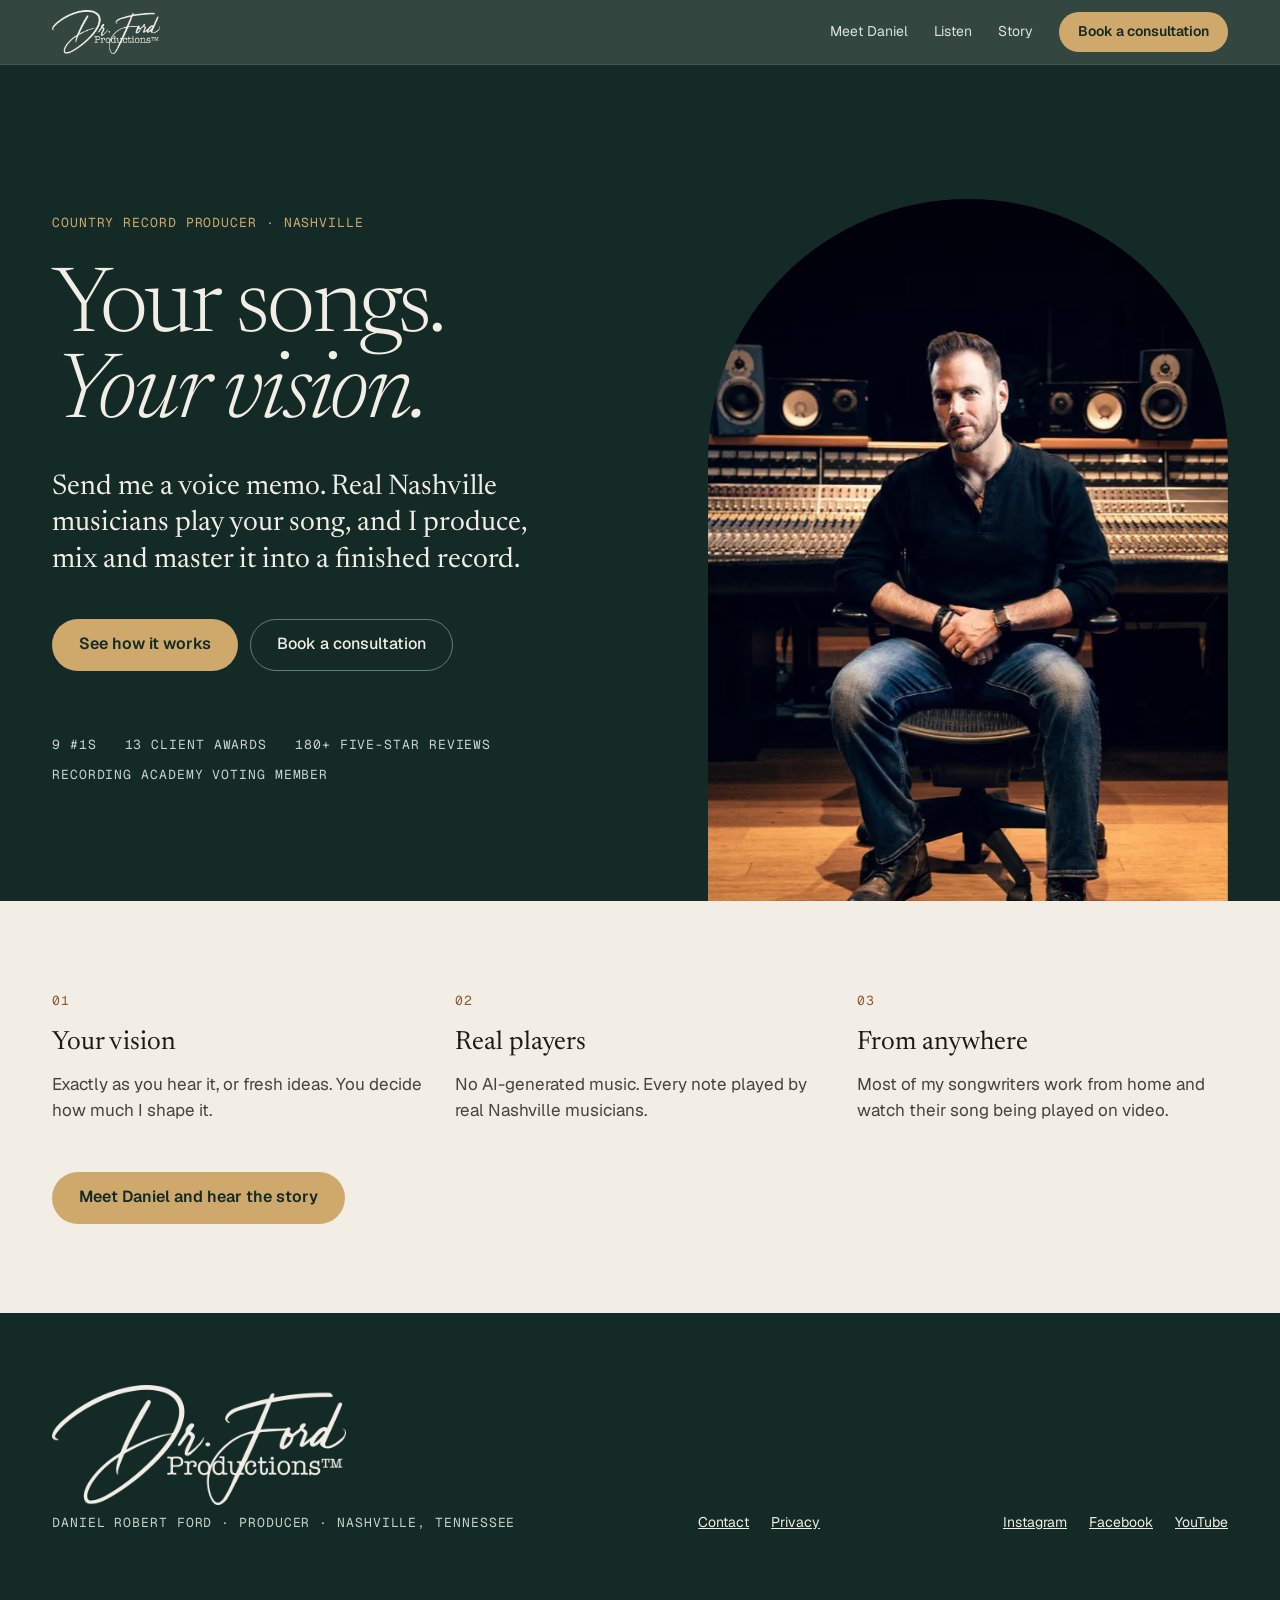
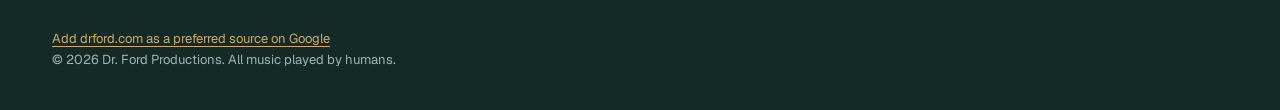
<file: go/youtube/index.html>
<!doctype html>
<html lang="en" class="no-js">
<head>
<meta charset="utf-8">
<meta name="viewport" content="width=device-width, initial-scale=1, viewport-fit=cover">
<title>Dr. Ford · Your songs. Your vision.</title>
<meta name="description" content="Nashville country producer Daniel Robert Ford turns your voice memo into a finished record, played by real Nashville session musicians.">
<link rel="canonical" href="https://www.drford.com/go/youtube/">
<meta name="robots" content="noindex, follow">
<meta name="author" content="Daniel Robert Ford">
<meta name="theme-color" content="#142A26">
<meta name="color-scheme" content="light">
<meta name="referrer" content="strict-origin-when-cross-origin">
<meta property="og:type" content="website">
<meta property="og:locale" content="en_US">
<meta property="og:site_name" content="Dr. Ford">
<meta property="og:title" content="Dr. Ford · Your songs. Your vision.">
<meta property="og:description" content="Nashville country producer Daniel Robert Ford turns your voice memo into a finished record, played by real Nashville session musicians.">
<meta property="og:url" content="https://www.drford.com/go/youtube/">
<meta property="og:image" content="https://www.drford.com/img/og.jpg">
<meta property="og:image:width" content="1200">
<meta property="og:image:height" content="630">
<meta property="og:image:alt" content="Daniel Robert Ford at a recording console, with the Dr. Ford logo">
<meta name="twitter:card" content="summary_large_image">
<link rel="icon" href="../../favicon.ico" sizes="32x32">
<link rel="icon" href="../../icon.png" type="image/png" sizes="512x512">
<link rel="apple-touch-icon" href="../../apple-touch-icon.png">
<link rel="preload" href="../../fonts/newsreader.woff2" as="font" type="font/woff2" crossorigin>
<link rel="preload" href="../../fonts/geist.woff2" as="font" type="font/woff2" crossorigin>
<link rel="stylesheet" href="../../css/site.16e63f3021.css">
<script src="../../js/site.8de24c6fa2.js" defer></script>
<script type="application/ld+json">
{"@context":"https://schema.org","@graph":[{"@type":"WebPage","@id":"https://www.drford.com/go/youtube/#webpage","url":"https://www.drford.com/go/youtube/","name":"Dr. Ford · Your songs. Your vision.","description":"Nashville country producer Daniel Robert Ford turns your voice memo into a finished record, played by real Nashville session musicians.","isPartOf":{"@id":"https://www.drford.com/#website"},"inLanguage":"en-US","dateModified":"2026-11-06"}]}
</script>
</head>
<body data-source="YouTube">
<a class="skip" href="#main">Skip to content</a>

<header class="site-header" id="header">
  <nav class="wrap nav" aria-label="Main">
    <a class="nav-logo" href="../../" aria-label="Dr. Ford Productions, home"><picture><source type="image/webp" srcset="../../img/logo-cream-700.webp"><img src="../../img/logo-cream-700.png" width="108" height="44" alt="Dr. Ford Productions" decoding="async"></picture></a>
    <div class="nav-links">
      <a href="../../#hello">Meet Daniel</a>
      <a href="../../#listen">Listen</a>
      <a href="../../#story">Story</a>
      <a class="btn btn-brass" href="../../#consult">Book a consultation</a>
    </div>
  </nav>
</header>

<main id="main">
<section class="hero" aria-label="Introduction">
  <div class="wrap hero-grid">
    <div class="hero-copy">
      <p class="mono hero-kicker">Country record producer · Nashville</p>
      <h1 class="display h-xl">Your songs. <br><em>Your vision.</em></h1>
      <p class="hero-sub">Send me a voice memo. Real Nashville musicians play your song, and I produce, mix and master it into a finished record.</p>
      <div class="hero-ctas">
        <a class="btn btn-brass" href="../../">See how it works</a>
        <a class="btn btn-ghost" href="../../#consult">Book a consultation</a>
      </div>
      <p class="mono hero-proof"><span>9 #1s</span><span>13 client awards</span><span>180+ five-star reviews</span><span>Recording Academy voting member</span></p>
    </div>
    <div class="hero-photo">
      <div class="frame"><picture><source type="image/avif" srcset="../../img/hero-480.avif 480w, ../../img/hero-800.avif 800w, ../../img/hero-1200.avif 1200w" sizes="(max-width: 760px) 100vw, 50vw"><source type="image/webp" srcset="../../img/hero-480.webp 480w, ../../img/hero-800.webp 800w, ../../img/hero-1200.webp 1200w" sizes="(max-width: 760px) 100vw, 50vw"><img class="parallax" src="../../img/hero-800.jpg" srcset="../../img/hero-480.jpg 480w, ../../img/hero-800.jpg 800w, ../../img/hero-1200.jpg 1200w" sizes="(max-width: 760px) 100vw, 50vw" width="1200" height="1500" alt="Daniel Robert Ford seated in front of a large-format recording console, looking into the camera" loading="eager" fetchpriority="high" decoding="async"></picture></div>
    </div>
  </div>
</section>

<section class="section wrap" aria-labelledby="why-h">
  <h2 class="sr-only" id="why-h">Why songwriters work with Daniel</h2>
  <ol class="process">
    <li class="rv"><p class="mono">01</p><strong>Your vision</strong><p>Exactly as you hear it, or fresh ideas. You decide how much I shape it.</p></li>
    <li class="rv"><p class="mono">02</p><strong>Real players</strong><p>No AI-generated music. Every note played by real Nashville musicians.</p></li>
    <li class="rv"><p class="mono">03</p><strong>From anywhere</strong><p>Most of my songwriters work from home and watch their song being played on video.</p></li>
  </ol>
  <p class="hero-ctas landing-cta rv"><a class="btn btn-brass" href="../../">Meet Daniel and hear the story</a></p>
</section>

</main>

<footer class="site-footer">
  <div class="wrap foot">
    <div>
      <picture><source type="image/webp" srcset="../../img/logo-cream-700.webp"><img src="../../img/logo-cream-700.png" width="294" height="120" alt="Dr. Ford Productions" decoding="async"></picture>
      <span class="mono">Daniel Robert Ford · Producer · Nashville, Tennessee</span>
    </div>
    <nav aria-label="Services" class="foot-links">
      <a href="../../contact/">Contact</a>
      <a href="../../privacy/">Privacy</a>
    </nav>
    <nav aria-label="Social">
      <a href="https://www.instagram.com/drfordmusic/" rel="noopener noreferrer" target="_blank">Instagram</a>
      <a href="https://www.facebook.com/drfordmusic" rel="noopener noreferrer" target="_blank">Facebook</a>
      <a href="https://www.youtube.com/@drfordmusic" rel="noopener noreferrer" target="_blank">YouTube</a>
    </nav>
  </div>
  <p class="wrap copy pref-src"><a href="https://www.google.com/preferences/source?q=drford.com" rel="noopener noreferrer" target="_blank">Add drford.com as a preferred source on Google</a></p>
  <p class="wrap copy">© <span id="year">2027</span> Dr. Ford Productions. All music played by humans.</p>
</footer>

</body>
</html>
</file>
<file: css/site.16e63f3021.css>
/* Dr. Ford — site styles. No external requests; fonts are self-hosted. */

@font-face{font-family:"Newsreader";src:url("../fonts/newsreader.woff2") format("woff2");font-weight:300 500;font-style:normal;font-display:swap}
@font-face{font-family:"Newsreader";src:url("../fonts/newsreader-italic.woff2") format("woff2");font-weight:300 400;font-style:italic;font-display:swap}
@font-face{font-family:"Geist";src:url("../fonts/geist.woff2") format("woff2");font-weight:300 700;font-style:normal;font-display:swap}
@font-face{font-family:"Geist Mono";src:url("../fonts/geist-mono.woff2") format("woff2");font-weight:400 500;font-style:normal;font-display:swap}

:root{
  --room:#142A26; --room-deep:#0F211E; --room-line:#2C4A44; --room-text:#C7D2CD; --room-muted:#9FB4AB;
  --cream:#F2EEE5; --cream-2:#E9E3D6; --paper:#F7F4EC; --white:#FFFFFF;
  --ink:#1A1A17; --ink-2:#3D3B35; --muted:#46433C; --muted-2:#5E5A51;
  --walnut:#8A5A34; --brass:#CFA96B; --line:#E2DACA; --line-2:#D8CFBD; --night:#1A1A17; --night-2:#23221F; --night-line:#34332E; --night-text:#CFCBC0; --night-muted:#A8A498;
  --serif:"Newsreader",Georgia,"Times New Roman",serif;
  --sans:"Geist",system-ui,-apple-system,"Segoe UI",sans-serif;
  --mono:"Geist Mono",ui-monospace,SFMono-Regular,Menlo,monospace;
  --ease:cubic-bezier(.2,.7,.1,1); --ease-out:cubic-bezier(.23,1,.32,1);
  --wrap:1240px; --gutter:32px; --header:64px;
}

*,*::before,*::after{box-sizing:border-box}
html{-webkit-text-size-adjust:100%;text-size-adjust:100%;scroll-padding-top:calc(var(--header) + 12px)}
@media (prefers-reduced-motion:no-preference){html{scroll-behavior:smooth}}
body{margin:0;background:var(--cream);color:var(--ink);font-family:var(--sans);font-size:1.0625rem;line-height:1.55;-webkit-font-smoothing:antialiased;-moz-osx-font-smoothing:grayscale;text-rendering:optimizeLegibility;overflow-wrap:break-word}
img,picture,video,svg{display:block;max-width:100%}
img{height:auto}
a{color:inherit}
button,input,select,textarea{font:inherit;color:inherit}
button{cursor:pointer}
h1,h2,h3,p,figure,ol,ul,dl{margin:0}
ol,ul{padding:0;list-style:none}
:focus-visible{outline:2px solid var(--brass);outline-offset:3px;border-radius:4px}
.sr-only{position:absolute!important;width:1px;height:1px;padding:0;margin:-1px;overflow:hidden;clip:rect(0 0 0 0);white-space:nowrap;border:0}
.skip{position:absolute;left:16px;top:-60px;z-index:100;background:var(--brass);color:var(--room);padding:10px 16px;border-radius:999px;font-weight:600;text-decoration:none;transition:top .2s}
.skip:focus{top:12px}

.wrap{max-width:var(--wrap);margin-inline:auto;padding-inline:var(--gutter)}
.serif{font-family:var(--serif)}
.mono{font-family:var(--mono);letter-spacing:.07em;text-transform:uppercase;font-size:0.8125rem}
em{font-style:italic}

/* Section label: song-form rail with Nashville Number System chords */

.display{font-family:var(--serif);font-weight:300;letter-spacing:-.02em;line-height:1}
.h-xl{font-size:clamp(3.2rem,7.2vw,7rem);line-height:.93;letter-spacing:-.03em}
.h-l{font-size:clamp(2.8rem,6vw,5.6rem);line-height:.96;letter-spacing:-.025em}
.h-m{font-size:clamp(2.4rem,4.6vw,4.2rem);line-height:1.04}
.lede{font-family:var(--serif);font-size:clamp(1.3rem,2vw,1.7rem);line-height:1.5;font-weight:300}
.muted{color:var(--muted)}
.section{padding-block:clamp(96px,12vw,150px)}

.btn{display:inline-flex;align-items:center;justify-content:center;gap:10px;min-height:52px;padding:0 26px;border-radius:999px;text-decoration:none;font-size:1rem;font-weight:500;border:1px solid transparent;transition:transform 160ms var(--ease-out),background-color .2s ease,color .2s ease,border-color .2s ease;white-space:nowrap;-webkit-tap-highlight-color:transparent}
@media (hover:hover) and (pointer:fine){.btn:hover{transform:translateY(-1px)}}
.btn-brass{background:var(--brass);color:var(--room);font-weight:600;text-decoration:none}
.btn-brass:hover{background:#D9B67C}
.btn-ghost{border-color:#5E7D74;color:var(--cream)}
.btn-ghost:hover{border-color:var(--cream)}
.btn-room{background:var(--room);color:var(--cream)}
.btn-room:hover{background:#1C3832}
.btn-line{border-color:var(--line-2);background:transparent;color:var(--ink)}

/* Header */
.site-header{position:sticky;top:env(safe-area-inset-top,0px);z-index:30;background:rgba(20,42,38,.86);-webkit-backdrop-filter:saturate(160%) blur(18px);backdrop-filter:saturate(160%) blur(18px);color:var(--cream);border-bottom:1px solid rgba(242,238,229,.08);transition:background-color .3s}
.site-header.scrolled{background:rgba(15,33,30,.94)}
.nav{min-height:var(--header);display:flex;flex-wrap:wrap;align-items:center;justify-content:space-between;gap:12px}
.nav-logo img{height:44px;width:auto}
.nav-links{display:flex;flex-wrap:wrap;align-items:center;gap:26px;font-size:0.875rem}
.nav-links a:not(.btn){color:#DCE3DF;text-decoration:none}
.nav-links a:not(.btn):hover{color:var(--cream)}
.nav-links .btn{min-height:40px;padding:0 18px;font-size:0.875rem}
@media (max-width:860px){.nav-links a:not(.btn){display:none}}

/* Hero */
.hero{background:var(--room);color:var(--cream);overflow:hidden}
.hero-grid{display:flex;flex-wrap:wrap;align-items:stretch;gap:0 56px;min-height:min(860px,calc(100svh - var(--header)))}
.hero-copy{flex:1 1 520px;min-width:0;display:flex;flex-direction:column;justify-content:center;padding-block:clamp(56px,8vw,96px) 64px}
.hero-kicker{color:var(--brass);margin-bottom:34px}
.hero-sub{margin-top:30px;max-width:500px;font-family:var(--serif);font-size:clamp(1.35rem,2.2vw,1.85rem);line-height:1.3}
.hero-ctas{margin-top:40px;display:flex;flex-wrap:wrap;gap:12px}
.hero-proof{margin-top:64px;display:flex;flex-wrap:wrap;gap:10px 28px;color:#C9D3CE;font-size:0.8125rem}
.hero-photo{flex:1 1 440px;min-width:0;position:relative;display:flex;flex-direction:column;justify-content:flex-end;padding-top:48px}
.hero-photo .frame{overflow:hidden;border-radius:300px 300px 0 0;height:min(760px,78svh)}
.hero-photo img{width:100%;height:112%;object-fit:cover;object-position:50% 0%;will-change:transform}
.hero-tag{position:absolute;left:24px;bottom:28px;background:rgba(20,42,38,.9);-webkit-backdrop-filter:blur(10px);backdrop-filter:blur(10px);border:1px solid var(--room-line);border-radius:16px;padding:16px 20px}
.hero-tag p:first-child{font-family:var(--serif);font-size:1.375rem;font-style:italic}
.hero-tag p:last-child{margin-top:4px;font-size:0.75rem;color:#C9D3CE}
@media (max-width:760px){.hero-grid{min-height:0}.hero-photo{order:-1;flex-basis:100%;padding-top:20px}.hero-photo .frame{height:56svh;min-height:380px;border-radius:200px 200px 24px 24px}.hero-copy{padding-block:40px 56px}.hero-kicker{margin-bottom:20px}.hero-proof{margin-top:40px}}

/* Hello */
.split{display:flex;flex-wrap:wrap;gap:64px;align-items:center}
.split > *{min-width:0}
.hello-copy{flex:1 1 480px}
.hello-copy .lede+.lede{margin-top:22px}
.signature{margin-top:34px;font-family:var(--serif);font-size:2.125rem;font-style:italic;color:var(--walnut)}
.hello-media{flex:1 1 460px;position:relative;aspect-ratio:4/5;border-radius:20px;overflow:hidden;background:#E6DFD0}
.hello-media img{width:100%;height:100%;object-fit:cover}
.hello-label{position:absolute;left:24px;bottom:24px;display:flex;align-items:center;gap:14px}
.play{width:64px;height:64px;border-radius:999px;border:0;background:var(--room);color:var(--cream);display:grid;place-items:center;flex:none}
.play[disabled]{cursor:default;opacity:.92}
.hello-label .mono{background:rgba(20,42,38,.8);color:var(--cream);padding:6px 10px;border-radius:6px}

/* Shape selector */
.band-white{background:var(--white);border-block:1px solid var(--line)}
.shape-grid{display:flex;flex-wrap:wrap;gap:56px}
.shape-grid > div{flex:1 1 440px;min-width:0}
.shape-card{background:var(--cream);border-radius:24px;padding:32px}
.chips-row{display:flex;flex-wrap:wrap;gap:8px}
.toggle{min-height:46px;padding:0 18px;border-radius:999px;border:1px solid var(--room);background:transparent;color:var(--room);font-size:0.9375rem;transition:background-color .25s,color .25s}
.toggle[aria-pressed="true"]{background:var(--room);color:var(--cream)}
.shape-text{margin-top:28px;font-family:var(--serif);font-size:1.6875rem;line-height:1.3;min-height:3.9em}
.shape-note{margin-top:18px;color:var(--muted-2)}
.wide-photo{margin-top:64px}
.wide-photo img{width:100%;height:clamp(340px,42vw,600px);object-fit:cover;border-radius:20px}
figcaption.mono{margin-top:12px;color:var(--muted-2)}

/* Session console */
.on-dark{background:var(--room);color:var(--cream)}
.console{flex:999 1 560px;min-width:0;background:var(--room-deep);border:1px solid var(--room-line);border-radius:24px;padding:28px}
.console-top{display:flex;justify-content:space-between;gap:12px;margin-bottom:20px;color:var(--room-muted)}
.lanes{display:flex;flex-direction:column;gap:10px}
.lane{display:flex;align-items:center;gap:14px;opacity:.06;transform:translate3d(32px,0,0);transition:opacity .35s var(--ease),transform .35s var(--ease)}
.lane.on{opacity:1;transform:none}
.lane-name{flex:0 0 136px;font-family:var(--mono);font-size:0.6875rem;letter-spacing:.04em;color:var(--room-text)}
.wave{flex:1 1 auto;min-width:0;height:42px;display:flex;align-items:center;gap:2px;overflow:hidden;background:var(--room);border-radius:7px;padding:0 8px}
.wave i{flex:1 1 0;min-width:2px;border-radius:1px;background:#DCE3DF;transition:background-color .4s}
.lane.memo .wave i,.console.done .wave i{background:var(--brass)}
@media (max-width:640px){.lane-name{flex-basis:96px;font-size:0.625rem}.console{padding:18px}.wave{height:30px}.pin-stage{gap:24px}}

/* The room */
.room-head{display:flex;flex-wrap:wrap;justify-content:space-between;align-items:flex-end;gap:16px 48px;margin-bottom:48px}
.room-head p{max-width:380px;font-size:1.125rem;line-height:1.6}
.bleed{padding-inline:clamp(12px,2vw,24px)}
.bleed img{width:100%;height:clamp(420px,56vw,900px);object-fit:cover;border-radius:20px}
.gallery{margin-top:20px;display:grid;grid-template-columns:repeat(auto-fit,minmax(min(100%,300px),1fr));gap:20px;padding-bottom:20px}
.gallery img{width:100%;height:560px;object-fit:cover;border-radius:20px}
.gallery .span2{grid-column:span 2}
@media (max-width:700px){.gallery .span2{grid-column:auto}.gallery img{height:440px}}
.note-card{background:var(--room);color:var(--cream);border-radius:20px;padding:40px;min-height:560px;display:flex;flex-direction:column;justify-content:space-between}
.note-card .mono{color:var(--brass)}
.note-card p:last-child{font-family:var(--serif);font-size:clamp(1.45rem,2vw,1.9rem);line-height:1.2;font-weight:300}
@media (max-width:700px){.note-card{min-height:auto;gap:48px}}

/* Band */
.band-sub{margin:22px 0 64px;font-family:var(--serif);font-style:italic;font-size:clamp(1.4rem,2.4vw,2rem);color:var(--muted)}
.band-grid{display:grid;grid-template-columns:repeat(auto-fill,minmax(240px,1fr));gap:28px 20px}
.band-grid img{width:100%;aspect-ratio:3/4;object-fit:cover;border-radius:16px}
.band-grid figcaption{margin-top:14px}
.band-grid figcaption strong{display:block;font-family:var(--serif);font-weight:400;font-size:1.375rem}
.band-grid figcaption span{display:block;margin-top:2px;font-size:0.875rem;color:var(--muted)}
.band-foot{margin-top:40px;font-size:1rem;color:var(--muted)}
.band-foot em{font-family:var(--serif);font-size:1.25rem;color:var(--walnut)}

/* Listen */
.on-night{background:var(--night);color:var(--cream)}
.listen-hero{padding:clamp(12px,2vw,24px) clamp(12px,2vw,24px) 0}
.listen-hero img{width:100%;height:clamp(420px,58vw,920px);object-fit:cover;object-position:50% 35%;border-radius:20px}
.cards-3{display:grid;grid-template-columns:repeat(auto-fit,minmax(min(100%,300px),1fr));gap:20px}
.ab-card{background:var(--night-2);border:1px solid var(--night-line);border-radius:20px;padding:28px}
.ab-card .mono{color:var(--night-muted);margin-bottom:20px;text-transform:none;letter-spacing:.04em}
.ab-btns{display:flex;flex-wrap:wrap;gap:10px}
.ab-btns .btn{min-height:46px;padding:0 18px}
.ab-btns .btn-dark{border-color:#4A4842;color:var(--cream);background:transparent}
.soon{display:grid;place-items:center;text-align:center;padding:28px;border-radius:20px;font-family:var(--mono);font-size:0.8125rem;letter-spacing:.06em;line-height:1.7}
.soon.dark{background:var(--night-2);color:var(--night-muted);min-height:420px;margin-top:20px}


/* Timeline */
.pin-h{position:relative;height:420vh}
.pin-h-stage{position:sticky;top:var(--header);height:calc(100vh - var(--header));min-height:700px;overflow:hidden;display:flex;flex-direction:column;justify-content:center}
.tl-head{display:flex;flex-wrap:wrap;justify-content:space-between;align-items:flex-end;gap:16px;margin-bottom:40px}
.tl-year{color:var(--brass)}
.tl-view{width:100%;overflow:hidden}
.tl-track{display:flex;gap:24px;width:max-content;padding-inline:max(var(--gutter),calc((100vw - var(--wrap))/2 + var(--gutter)));will-change:transform}
.tl-card{flex:0 0 min(520px,82vw);display:flex;flex-direction:column;gap:16px}
.tl-card img{width:100%;aspect-ratio:520/300;object-fit:cover;border-radius:16px;background:#262521}
.tl-card .yr{font-family:var(--serif);font-weight:300;font-size:clamp(4rem,8vw,6rem);line-height:.85;letter-spacing:-.03em;color:var(--brass)}
.tl-card h3{font-family:var(--serif);font-weight:400;font-style:italic;font-size:1.75rem}
.tl-card p{max-width:460px;font-size:1rem;line-height:1.6;color:var(--night-text)}
.tl-bar{margin-top:32px;height:2px;background:var(--night-line);border-radius:2px;overflow:hidden}
.tl-bar i{display:block;height:100%;width:100%;background:var(--brass);transform-origin:0 50%;transform:scaleX(0)}
/* Without JS, or with reduced motion: a swipeable row instead of the pinned scroll */
.no-pin .pin-h{height:auto}
.no-pin .pin-h-stage{position:static;height:auto;min-height:0;padding-block:clamp(96px,12vw,140px)}
.no-pin .tl-view{overflow-x:auto;scroll-snap-type:x mandatory;-webkit-overflow-scrolling:touch;padding-bottom:16px}
.no-pin .tl-card{scroll-snap-align:start}
.no-pin .tl-bar{display:none}
.no-pin .lane{opacity:1;transform:none}

/* Process + price */
.process{display:grid;grid-template-columns:repeat(auto-fit,minmax(230px,1fr));gap:32px}
.process .mono{color:var(--walnut)}
.process strong{display:block;margin:12px 0 8px;font-family:var(--serif);font-weight:400;font-size:1.625rem}
.process p:last-child{color:var(--muted)}
.price{margin-top:72px;background:var(--room);color:var(--cream);border-radius:24px;padding:clamp(32px,5vw,64px);display:flex;flex-wrap:wrap;gap:40px;justify-content:space-between;align-items:flex-end}
.price .from{font-family:var(--serif);font-weight:300;font-size:clamp(3rem,6vw,5.2rem);line-height:1}
.price .from em{font-size:.42em}
.price .label,.price .desc{color:var(--room-text)}
.price .desc{max-width:400px;margin-bottom:22px}

.gift{background:var(--paper);border:1px solid var(--line-2);border-radius:18px;padding:32px;display:flex;flex-direction:column;gap:12px}
.gift .mono{color:var(--walnut);font-size:0.75rem}
.gift strong{font-family:var(--serif);font-weight:400;font-size:1.75rem}
.gift p{color:var(--muted)}
.gift .amt{margin-top:auto;padding-top:12px;font-family:var(--serif);font-weight:300;font-size:2.5rem;color:var(--ink)}
.gift.feature{background:var(--room);border-color:var(--room);color:var(--cream)}
.gift.feature .mono{color:var(--brass)}
.gift.feature p{color:var(--room-text)}
.gift.feature .amt{color:var(--cream)}
.gift-top{display:flex;justify-content:space-between;align-items:flex-start;gap:12px}
.gift-top img{height:40px;width:auto;opacity:.9}
.fineprint{margin-top:28px;font-size:0.875rem;color:var(--muted)}

/* FAQ */
.faq-grid{display:flex;flex-wrap:wrap;gap:56px}
.faq-grid > div:first-child{flex:1 1 320px;min-width:0}
.faq-grid > div:last-child{flex:999 1 560px;min-width:0}
details{border-top:1px solid var(--line-2)}
details:last-child{border-bottom:1px solid var(--line-2)}
summary{list-style:none;cursor:pointer;display:flex;justify-content:space-between;gap:24px;align-items:center;padding:26px 0;font-family:var(--serif);font-size:1.625rem;line-height:1.2}
summary::-webkit-details-marker{display:none}
summary::after{content:"+";content:"+" / "";font-family:var(--sans);font-size:1.5rem;color:var(--walnut);flex:none;transition:transform .2s var(--ease-out)}
details[open] summary::after{transform:rotate(45deg)}
details p{padding-bottom:26px;font-size:1.0625rem;color:var(--muted)}

/* Consultation form */
.consult{background:var(--white);border-top:1px solid var(--line)}
.consult-grid{display:flex;flex-wrap:wrap;gap:64px}
.consult-grid > div{flex:1 1 360px;min-width:0}
.consult-grid form{flex:999 1 560px;min-width:0}
.consult-photo{margin-top:40px;max-width:420px}
.consult-photo img{aspect-ratio:4/5;object-fit:cover;border-radius:20px;width:100%}
.consult-photo figcaption{margin-top:14px;font-family:var(--serif);font-style:italic;font-size:1.375rem;color:var(--walnut)}
.form{background:var(--cream);border-radius:24px;padding:clamp(24px,4vw,48px)}
.progress-head{display:flex;justify-content:space-between;gap:12px;margin-bottom:14px;color:var(--muted-2)}
.progress-head .step-name{color:var(--walnut)}
.progress{height:4px;background:var(--line);border-radius:4px;margin-bottom:40px;overflow:hidden}
.progress i{display:block;height:100%;background:var(--room);transform-origin:0 50%;transform:scaleX(.3334);transition:transform .45s var(--ease)}
.step{display:flex;flex-direction:column;gap:28px;border:0;margin:0;padding:0;min-width:0}
.js .step:not(.current){display:none}
.no-js .progress-head,.no-js .progress,.no-js .form-nav .back,.no-js .form-nav .next{display:none}
[hidden]:not([hidden="until-found"]){display:none!important}
.step-title{font-family:var(--serif);font-size:1.75rem;line-height:1.2}
.fields{display:grid;grid-template-columns:repeat(auto-fit,minmax(220px,1fr));gap:20px}
.field{display:flex;flex-direction:column;gap:8px;font-size:0.875rem;color:var(--ink-2)}
.field input,.field select,.field textarea{font-size:1rem;color:var(--ink);background:var(--white);border:1px solid #908877;border-radius:12px;padding:12px 14px;min-height:50px;width:100%}
.field textarea{resize:vertical}
.field input:focus,.field select:focus,.field textarea:focus{outline:2px solid var(--room);outline-offset:1px;border-color:var(--room)}
.choices{border:0;margin:0;padding:0;min-width:0}
.choices legend{font-size:0.875rem;color:var(--ink-2);margin-bottom:12px;padding:0}
.choices.big legend{font-family:var(--serif);font-size:1.75rem;color:var(--ink)}
.choice-row{display:flex;flex-wrap:wrap;gap:8px}
.chip{position:relative;display:inline-flex}
.chip input{position:absolute;opacity:0;inset:0;margin:0;cursor:pointer}
.chip span{display:inline-flex;align-items:center;min-height:46px;padding:0 18px;border:1px solid #908877;border-radius:999px;background:var(--white);font-size:0.9375rem;transition:background-color .2s,color .2s,border-color .2s}
.chip input:checked + span{background:var(--room);border-color:var(--room);color:var(--cream)}
.chip input:focus-visible + span{outline:2px solid var(--brass);outline-offset:2px}
.hp{position:absolute;left:-10000px;width:1px;height:1px;overflow:hidden}
.form-nav{margin-top:36px;display:flex;flex-wrap:wrap;gap:12px;justify-content:space-between;align-items:center}
.form-nav .next,.form-nav .submit{margin-left:auto}
.js .form-nav .submit:not(.show){display:none}
.form-status{margin-top:18px;font-size:0.9375rem;min-height:1.5em}
.form-status.error{color:#9B2C1E}
.form-done{text-align:center;padding:48px 8px}
.form-done strong{display:block;font-family:var(--serif);font-weight:300;font-size:clamp(2rem,4vw,3rem);line-height:1.1}
.form-done p{margin-top:16px;color:var(--muted)}

/* Footer */
.site-footer{background:var(--room);color:var(--room-text)}
.signoff{display:flex;flex-wrap:wrap;gap:48px 72px;align-items:center;padding-block:120px 40px;border-bottom:1px solid var(--room-line)}
.signoff picture{flex:0 1 380px;min-width:0;max-width:380px;width:100%}
.signoff img{aspect-ratio:4/5;object-fit:cover;border-radius:20px;width:100%}
.signoff > div{flex:1 1 420px;min-width:0}
.signoff p.serif{font-size:clamp(2rem,3.6vw,3.2rem);line-height:1.15;font-weight:300;color:var(--cream)}
.signoff .signature{color:var(--brass);margin-top:28px}
.signoff .btn{margin-top:32px}
.foot{display:flex;flex-wrap:wrap;gap:40px;justify-content:space-between;align-items:flex-end;padding-block:72px 96px}
.foot img{height:120px;width:auto}
.foot .mono{margin-top:8px;display:block}
.foot nav{display:flex;flex-wrap:wrap;gap:22px;font-size:0.875rem}
.foot nav a{color:var(--cream)}
.copy{padding-bottom:40px;font-size:0.8125rem;color:var(--room-muted)}

@media (max-width:760px){
  :root{--gutter:20px}
}

/* Reveal on scroll (added by JS so content is never hidden without it) */
.js .rv{opacity:0;transform:translate3d(0,24px,0);transition:opacity .7s var(--ease-out),transform .7s var(--ease-out);transition-delay:var(--d,0ms)}
.js .rv.in{opacity:1;transform:none}
.js .grow{transform:scale(.94);border-radius:48px;transition:transform 1.1s var(--ease)}
.js .grow.in{transform:none}

@media (prefers-reduced-motion:reduce){
  *,*::before,*::after{transition-duration:.01ms!important;animation-duration:.01ms!important}
  .js .rv,.js .grow{transform:none!important}
  .js .rv{transition:opacity .3s ease!important;transition-delay:0ms!important}
}

.shape-intro,.listen-intro,.process-intro,.consult-intro{margin-top:24px;font-size:1.125rem;line-height:1.6;max-width:560px}
.listen-intro{color:var(--night-text);margin-bottom:56px}
.process-intro{margin-bottom:56px}
.section-room{padding-top:clamp(96px,12vw,140px)}
.hello-media picture,.hello-media img{height:100%}
.bleed picture,.wide-photo picture,.listen-hero picture{display:block}
/* Service pages and ad landing pages */
.incl-h{margin:48px 0 0;color:var(--walnut);font-size:0.8125rem;font-weight:500;letter-spacing:.08em;text-transform:uppercase}
.incl{list-style:none;padding:0;margin:20px 0 0;display:grid;grid-template-columns:repeat(auto-fit,minmax(240px,1fr));gap:18px 40px}
.incl li{border-top:1px solid var(--line-2);padding-top:14px}
.incl strong{display:block;font-family:var(--serif);font-weight:400;font-size:1.375rem;line-height:1.25}
.incl span{color:var(--muted)}
.incl-note{margin-top:32px;max-width:640px}
.cta-end{text-align:center;display:flex;flex-direction:column;align-items:center;gap:14px}
.landing-cta{margin-top:48px}
.foot-links{display:flex;flex-wrap:wrap;gap:8px 24px}
.hero-photo picture{display:block;height:100%}
.section > .lede{max-width:860px}
.lede+.lede{margin-top:22px}
/* Readability pass (taste-skill audit, October 2026) */
.shape-grid .h-m{font-size:clamp(2.2rem,3.6vw,3.4rem)}
@media (max-width:640px){.shape-text{font-size:1.375rem}}
h1,h2,h3{text-wrap:balance}
p{text-wrap:pretty}
.btn:active{transform:scale(.97)}
.pref-src{padding-bottom:0}
.pref-src a{color:var(--brass);text-underline-offset:3px}
.pref-src a:hover{color:var(--cream)}
/* /contact (permanent page, on printed QR codes) */
.contact-page{background:var(--room);color:var(--cream)}
.contact-grid{display:grid;grid-template-columns:minmax(0,1fr) minmax(0,1.2fr);grid-template-areas:"copy form" "photo form";gap:40px 56px;align-items:start}
.contact-copy{grid-area:copy}.contact-photo{grid-area:photo;margin-top:0!important}.simple-form{grid-area:form}
@media (max-width:860px){.contact-grid{grid-template-columns:minmax(0,1fr);grid-template-areas:"copy" "form" "photo"}.contact-photo{max-width:320px}}
.contact-copy{flex:1 1 360px;min-width:0}
.contact-copy .lede{margin-top:28px;color:var(--room-text);max-width:520px}
.contact-alt{margin-top:20px;font-size:1.0625rem;color:var(--room-text)}
.contact-alt a{color:var(--brass);text-underline-offset:3px}
.simple-form{min-width:0;display:flex;flex-direction:column;gap:20px;color:var(--ink)}
.simple-form .form-nav{margin-top:8px}
.simple-form .form-status.error{color:#9A3324}
.contact-photo figcaption{color:var(--brass)}
.tag-role::before{content:" · ";content:" · " / ""}
@media (max-width:520px){.tag-role{display:block;margin-top:2px}.tag-role::before{content:none}}
/* Shape picker call to action + thumb-sized controls (October 23, 2026) */
.shape-prompt{margin-top:28px;max-width:560px;font-size:1.125rem;line-height:1.55;color:var(--ink);padding-left:18px;border-left:3px solid var(--brass)}
.shape-prompt strong{display:block;font-weight:600;color:var(--room);margin-bottom:4px}
.toggle{min-height:52px;padding:0 22px;font-size:1rem}
.shape-go{margin-top:24px}
.shape-go[hidden]{display:none!important}
.chip span{min-height:52px}
@media (max-width:560px){
  .chips-row{display:flex;flex-direction:column;gap:10px}
  .toggle{width:100%;min-height:56px;font-size:1.0625rem}
  .shape-go{width:100%}
  .choice-row{flex-direction:column}
  .chip,.chip span{width:100%}
  .chip span{min-height:56px;font-size:1rem}
  .nav-links .btn{min-height:44px}
  .ab-btns .btn{min-height:48px}
}
@media (max-width:760px){.foot nav a,.pref-src a{display:inline-flex;align-items:center;min-height:44px}.foot nav{gap:4px 22px}}
/* Before / after live player */
.ab-live{border-color:#5A4E36}
.ab-title{font-family:var(--serif);font-size:1.75rem;color:var(--cream);margin-bottom:6px}
.ab-play[aria-pressed="true"]{box-shadow:0 0 0 2px var(--cream) inset}
.ab-play[aria-pressed="true"]::before{content:"❚❚";content:"❚❚" / "";font-size:0.6875rem;margin-right:8px;letter-spacing:-1px}
.ab-progress{height:3px;margin-top:20px;background:#3A3833;border-radius:2px;overflow:hidden}
.ab-progress span{display:block;height:100%;background:var(--brass);transform:scaleX(0);transform-origin:left}
.ab-status{margin-top:12px;min-height:1.2em;font-size:0.8125rem}
.ab-soon{opacity:.6}

.legal{max-width:720px}.legal h2{font-family:var(--serif);font-weight:400;font-size:1.625rem;line-height:1.25;margin:48px 0 12px}.legal p,.legal li{line-height:1.65;max-width:680px}.legal p{margin:0 0 14px}.legal ul{padding-left:20px;margin:0 0 16px;list-style:disc}.legal li{margin:8px 0}.legal .lede{margin-top:16px}

/* ---------- The session: lane switches (November 13, 2026) ---------- */
.session-grid{display:flex;flex-wrap:wrap;gap:40px;align-items:center}
.session-copy{flex:1 1 320px;min-width:0}
.session-lede{color:var(--room-text);font-size:1.0625rem;line-height:1.55;margin-top:18px;max-width:46ch}
#session .console{flex:999 1 560px}
#session .console-top{display:flex;align-items:center;gap:12px;flex-wrap:wrap;margin-bottom:14px}
.session-play{width:52px;height:52px;border-radius:50%;border:0;background:var(--brass);color:var(--room);display:inline-flex;align-items:center;justify-content:center;cursor:pointer;transition:transform .16s var(--ease-out)}
.session-play:active{transform:scale(.96)}
.session-play .i-pause,.is-playing .session-play .i-play{display:none}
.is-playing .session-play .i-pause{display:block}
.session-clock{color:var(--room-muted);font-size:0.8125rem}
.session-quick{display:flex;gap:8px;margin-left:auto}
.chip-btn{min-height:44px;padding:0 16px;border-radius:999px;border:1px solid var(--room-line);background:transparent;color:var(--cream);font:inherit;font-size:0.875rem;cursor:pointer}
#session .lanes{gap:6px}
#session .lane{opacity:1;transform:none;width:100%;min-height:52px;border:0;border-radius:12px;padding:4px 8px;background:transparent;color:inherit;font:inherit;text-align:left;cursor:pointer;display:flex;align-items:center;gap:12px;transition:background-color .2s}
#session .lane.on{background:rgba(207,169,107,.07)}
.lane-switch{flex:0 0 34px;height:20px;border-radius:10px;background:var(--room-line);position:relative;transition:background-color .2s}
.lane-switch::after{content:"";position:absolute;top:3px;left:3px;width:14px;height:14px;border-radius:50%;background:var(--room-muted);transition:transform .2s var(--ease-out),background-color .2s}
.lane.on .lane-switch{background:var(--brass)}
.lane.on .lane-switch::after{transform:translateX(14px);background:var(--room)}
#session .lane-name{flex:0 0 112px;display:flex;flex-direction:column;gap:1px;font-family:inherit;font-size:0.875rem;letter-spacing:0;color:var(--cream);transition:opacity .2s}
#session .lane-name b{font-weight:500}
#session .lane-name span{font-family:var(--mono);font-size:0.75rem;color:var(--room-muted)}
#session .lane:not(.on) .lane-name{opacity:.55}
#session .wave{position:relative;height:40px}
#session .wave i{background:var(--room-text);transition:background-color .25s,opacity .25s}
#session .lane.on[data-stem="memo"] .wave i{background:var(--brass)}
#session .lane:not(.on) .wave i{background:var(--room-line)}
#session .is-playing .wave::after,#session.is-playing .wave::after{content:""}
.is-playing .wave::after{content:"";position:absolute;top:0;bottom:0;left:var(--ph,0%);width:2px;background:var(--cream);opacity:.85}
.session-note{margin-top:14px;color:var(--room-muted);font-size:0.8125rem}
@media (max-width:640px){
  #session .lane-name{flex-basis:84px;font-size:0.8125rem}
  #session .wave{height:34px}
  .session-quick{margin-left:0}
}
@media (hover:hover) and (pointer:fine){.chip-btn:hover{border-color:var(--room-muted)}#session .lane:hover{background:rgba(242,238,229,.05)}}


/* ---------- Studio: numbers pinned on the photo, gallery swipes on phones ---------- */
.bleed{position:relative}
.pins{position:absolute;left:clamp(24px,3vw,40px);right:clamp(24px,3vw,40px);bottom:clamp(16px,2.4vw,32px);display:flex;flex-wrap:wrap;gap:8px;margin:0}
.pins span{background:rgba(20,42,38,.84);color:var(--cream);border:1px solid rgba(207,169,107,.55);border-radius:999px;padding:8px 14px;font-size:0.875rem;line-height:1.2}
.pins b{font-family:var(--serif);font-weight:400;font-size:1.125rem;color:#E3C48F}
@media (max-width:760px){
  .gallery{display:flex;overflow-x:auto;gap:12px;scroll-snap-type:x mandatory;-webkit-overflow-scrolling:touch;padding-bottom:16px}
  .gallery figure,.gallery .note-card{flex:0 0 80%;scroll-snap-align:start;margin:0}
  .gallery img{height:320px}
  .pins{gap:6px}
  .pins span{font-size:0.75rem;padding:6px 10px}
  .pins b{font-size:0.9375rem}
}

/* ---------- Band: 2 across on phones, Daniel last at full width ---------- */
.band-grid li:last-child{grid-column:1/-1}
.band-grid li:last-child img{aspect-ratio:4/3;object-position:50% 12%}
@media (min-width:761px){
  .band-grid{grid-template-columns:repeat(4,minmax(0,1fr))}
  .band-grid li:last-child{grid-column:2/span 2}
}
@media (max-width:760px){
  .band-grid{grid-template-columns:repeat(2,minmax(0,1fr));gap:22px 12px}
  .band-grid img{border-radius:12px}
  .band-grid figcaption{margin-top:8px}
  .band-grid figcaption strong{font-size:1.125rem;line-height:1.2}
  .band-grid figcaption span{font-size:0.8125rem;line-height:1.35}
}

/* Console photo now closes the Before/After section */
#listen .listen-hero{padding-bottom:clamp(12px,2vw,24px)}

/* ---------- Timeline: side-scroll everywhere (no scroll-jacking) ---------- */
.pin-h{height:auto}
.pin-h-stage{position:static;height:auto;min-height:0;overflow:visible;padding-block:clamp(96px,12vw,140px)}
.tl-view{overflow-x:auto;overscroll-behavior-x:contain;scroll-snap-type:x mandatory;-webkit-overflow-scrolling:touch;scrollbar-width:none;scroll-padding-inline:max(var(--gutter),calc((100vw - var(--wrap))/2 + var(--gutter)))}
.tl-view::-webkit-scrollbar{display:none}
.tl-track{will-change:auto}
.tl-card{scroll-snap-align:start}
.tl-bar,.no-pin .tl-bar{display:block}
.tl-nav{display:flex;gap:8px}
.tl-nav button{width:44px;height:44px;border-radius:50%;border:1px solid var(--night-line);background:transparent;color:var(--cream);display:inline-flex;align-items:center;justify-content:center;cursor:pointer;transition:opacity .2s,border-color .2s}
.tl-nav button:disabled{opacity:.3;cursor:default}
@media (hover:hover) and (pointer:fine){.tl-nav button:not(:disabled):hover{border-color:var(--brass)}}
.tl-head{align-items:center}
.tl-head .tl-year{margin-left:auto}

/* ---------- Intro: breathing room under the headline, calmer body text on phones ---------- */
.hello-copy h2{margin-bottom:28px}
.hello-copy .lede{text-wrap:pretty}
@media (max-width:640px){.hello-copy h2{margin-bottom:20px}.hello-copy .lede{font-size:1.1875rem;line-height:1.6}.hello-copy .lede+.lede{margin-top:18px}}

/* ---------- In the room, or from home: two paths, 2x2 cards ---------- */
.where-toggle{display:flex;gap:8px;margin:0 0 20px}
.where-toggle .toggle{flex:1 1 0;width:auto;max-width:220px}
#process .process{grid-template-columns:repeat(4,minmax(0,1fr));gap:12px}
#process .process li{background:var(--white);border:1px solid var(--line);border-radius:16px;padding:18px}
#process .process strong{font-size:1.3125rem;margin:8px 0 6px}
#process .process li p:last-child{font-size:0.9375rem;line-height:1.5}
#process .process[hidden]:not([hidden="until-found"]){display:none}
@media (max-width:900px){#process .process{grid-template-columns:repeat(2,minmax(0,1fr))}}
@media (max-width:640px){#process .process li{padding:14px}#process .process strong{font-size:1.125rem;margin:6px 0 4px}#process .process li p:last-child{font-size:0.875rem;line-height:1.45}#process .process-intro{margin-bottom:28px}}

/* ---------- Price card: the first sell ---------- */
.price{align-items:flex-start;gap:28px 48px}
.price .from{line-height:1}
.price .from em{display:inline-block;font-size:.3em;font-style:italic;color:var(--room-text);margin-left:.25em;vertical-align:.35em}
.price .desc{margin:4px 0 26px;font-size:1rem;line-height:1.6}
@media (max-width:640px){.price .from em{display:block;margin:10px 0 0;vertical-align:0;font-size:.32em}}
.price{align-items:center}

/* ---------- Three offerings ---------- */
.offers{margin-top:56px;display:grid;grid-template-columns:1.5fr 1fr 1fr;gap:16px;align-items:stretch}
.offer{border-radius:24px;padding:clamp(24px,3vw,36px);background:var(--white);border:1px solid var(--line);display:flex;flex-direction:column;gap:10px}
.offer-kicker{font-size:0.75rem;letter-spacing:.08em;text-transform:uppercase;color:var(--walnut);margin:0}
.offer-name{font-family:var(--serif);font-size:1.625rem;line-height:1.1;margin:4px 0 0}
.offer-price{font-family:var(--serif);font-weight:300;font-size:clamp(2.4rem,4vw,3.4rem);line-height:1;margin:6px 0 auto}
.offer-price em{display:block;font-size:max(0.9375rem,.3em);font-style:italic;margin-top:10px;color:var(--muted)}
.offer .btn{margin-top:22px;align-self:flex-start}
@media (max-width:900px){.offers{grid-template-columns:1fr 1fr}}
@media (max-width:560px){.offers{grid-template-columns:1fr;margin-top:40px}}

/* ---------- One spacing rhythm for every section ----------
   --pad is the space between a section's edge and its content. Where two sections share
   a background, the second one starts closer, so the gap between them matches the rest. */
:root{--pad:clamp(64px,7vw,104px)}
main > section.section,main > section > .section{padding-block:var(--pad)}
.section-room{padding-top:var(--pad);padding-bottom:calc(var(--pad) - 16px)}
.pin-h-stage,.no-pin .pin-h-stage{padding-block:var(--pad)}
#listen > .wrap.section{padding-bottom:calc(var(--pad) * .5)}
#listen .listen-hero{padding-bottom:var(--pad)}
#room,#faq{padding-top:calc(var(--pad) * .5)}
#story .pin-h-stage{padding-bottom:calc(var(--pad) - 34px)}

/* ---------- Studio section on green, so light and dark sections alternate ---------- */
#room{background:var(--room);color:var(--cream);padding-top:var(--pad)}
#room .muted,#room figcaption{color:var(--room-text)}
#room .note-card{background:var(--room-deep);border:1px solid var(--room-line)}
@media (max-width:760px){#room .gallery{scroll-padding-inline:var(--gutter)}}

/* ---------- Three equal offerings, each with its own button ---------- */
.offers{grid-template-columns:repeat(3,minmax(0,1fr))}
.offers .offer{background:var(--room);color:var(--cream);border-color:var(--room)}
.offers .offer-kicker{color:var(--brass)}
.offers .offer-price{font-size:clamp(2.6rem,4.4vw,3.8rem)}
.offers .offer-price em{color:var(--room-text)}
@media (max-width:900px){.offers{grid-template-columns:1fr}.offers .offer{grid-column:auto}}

/* ---------- Hero photo drift, run by the browser instead of a scroll listener (November 16, 2026) ----------
   Same motion as before: the photo rises 8% of the distance scrolled, over the first 120% of the screen.
   Browsers without scroll-driven animations keep the JavaScript version. */
@keyframes hero-drift{from{transform:none}to{transform:translate3d(0,-9.6vh,0)}}
@supports ((animation-timeline: view()) and (animation-range: entry)){
  @media (prefers-reduced-motion:no-preference) and (min-height:560px){
    .hero-photo img{animation:hero-drift linear both;animation-timeline:scroll(root block);animation-range:0px 120vh}
  }
}

/* ---------- Windows High Contrast (forced colors): keep on/off and progress visible ----------
   These states are shown with background colors, which forced colors removes. */
@media (forced-colors:active){
  .chip input:checked + span,.toggle[aria-pressed="true"],.lane.on .lane-switch{background:Highlight;color:HighlightText;forced-color-adjust:none}
  .lane-switch{border:1px solid CanvasText}
  .lane-switch::after{background:CanvasText;forced-color-adjust:none}
  .lane.on .lane-switch::after{background:HighlightText}
  .ab-play[aria-pressed="true"]{outline:2px solid Highlight;outline-offset:2px}
  .progress,.ab-progress,.tl-bar{border:1px solid CanvasText}
  .progress i,.ab-progress span,.tl-bar i{background:Highlight;forced-color-adjust:none}
  .btn,.chip-btn,.tl-nav button,.play,.session-play{border:1px solid ButtonText}
}

/* ---------- Form errors at the field (November 17, 2026) ----------
   Each problem field gets a thicker red outline and a message under it with an icon,
   so color is never the only signal. Required fields say "(required)". */
.req{color:var(--muted-2)}
.choices.big legend .req{display:block;font-family:var(--sans);font-size:0.875rem;line-height:1.4;margin-top:4px}
.field input[aria-invalid="true"],.field select[aria-invalid="true"],.field textarea[aria-invalid="true"]{border:2px solid #9A3324;padding:11px 13px}
.field-error{display:flex;gap:8px;align-items:flex-start;margin:0;color:#9A3324;font-size:0.9375rem;line-height:1.4}
.choices > .field-error{margin:-4px 0 12px}
.field-error svg{flex:none;width:18px;height:18px;margin-top:1px}
.form-status.error{display:flex;gap:8px;align-items:flex-start;line-height:1.4}
.form-status.error svg{flex:none;width:18px;height:18px;margin-top:1px}
</file>
